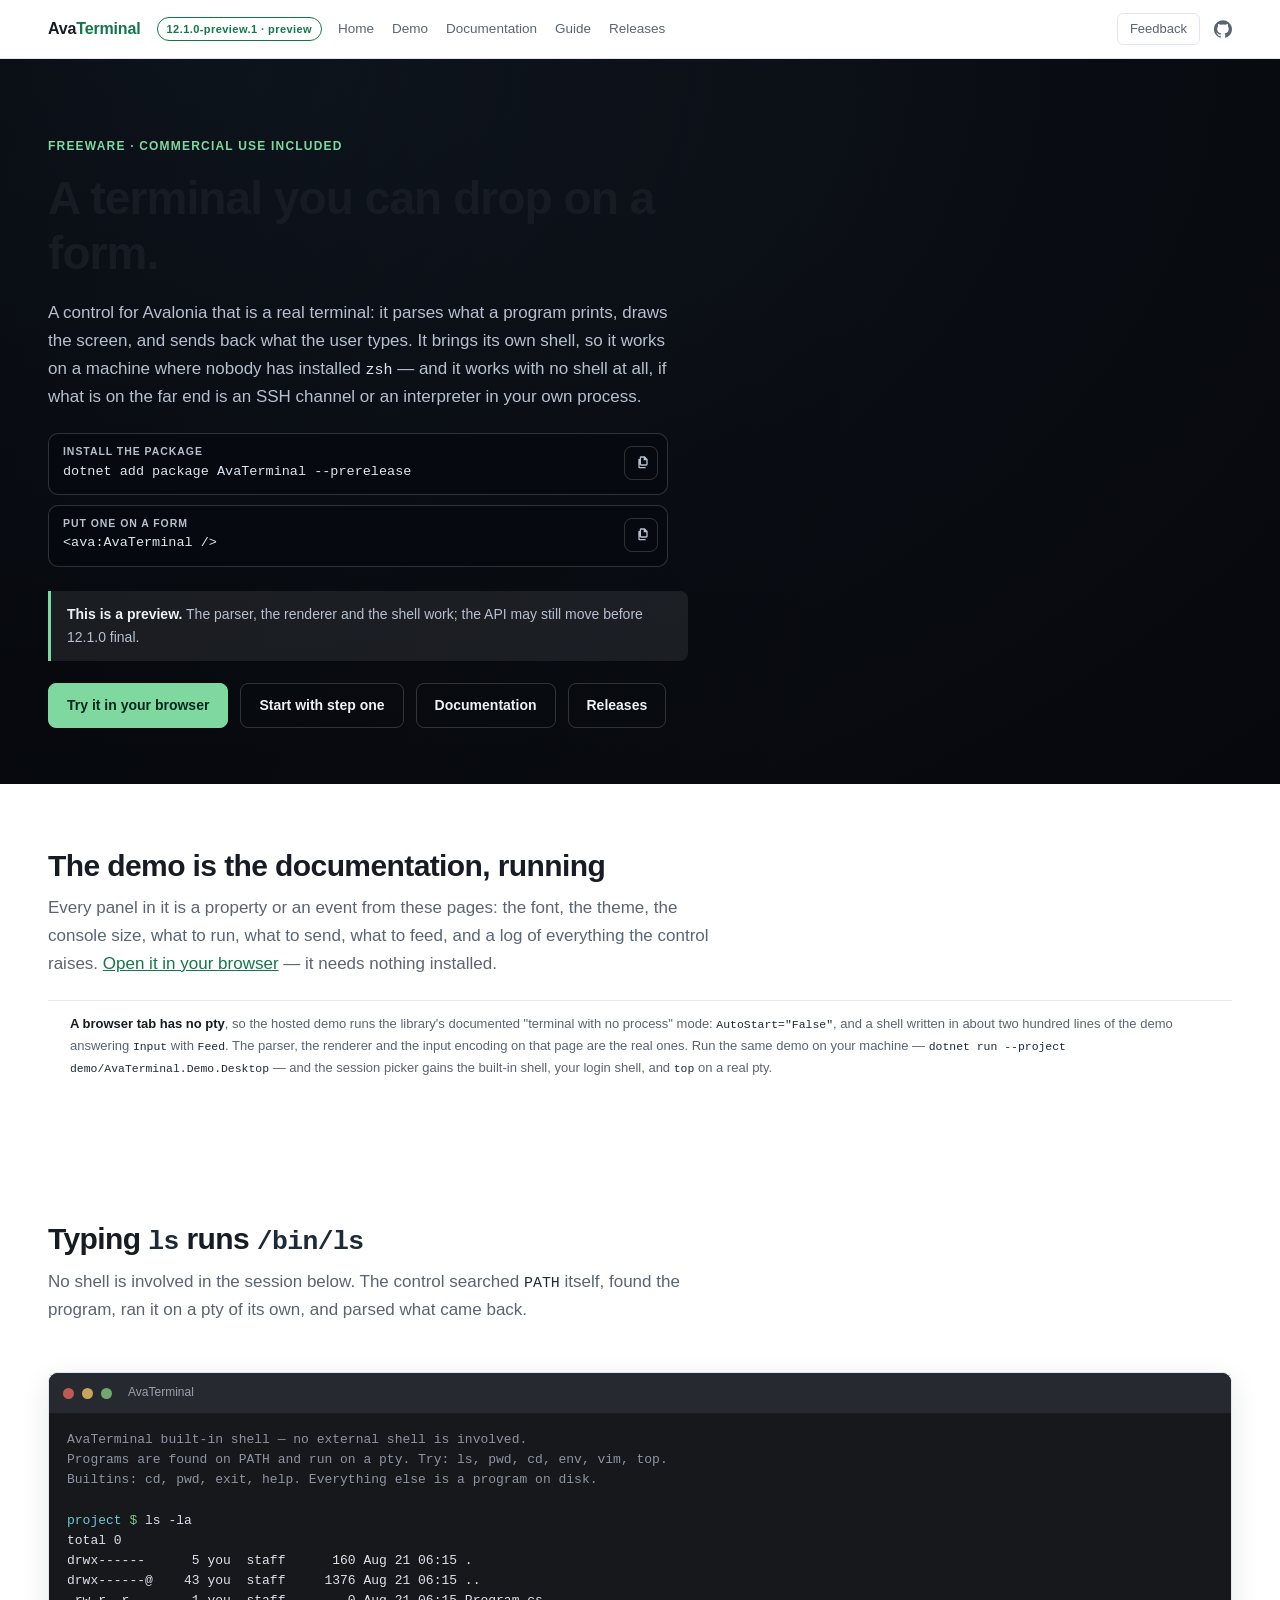
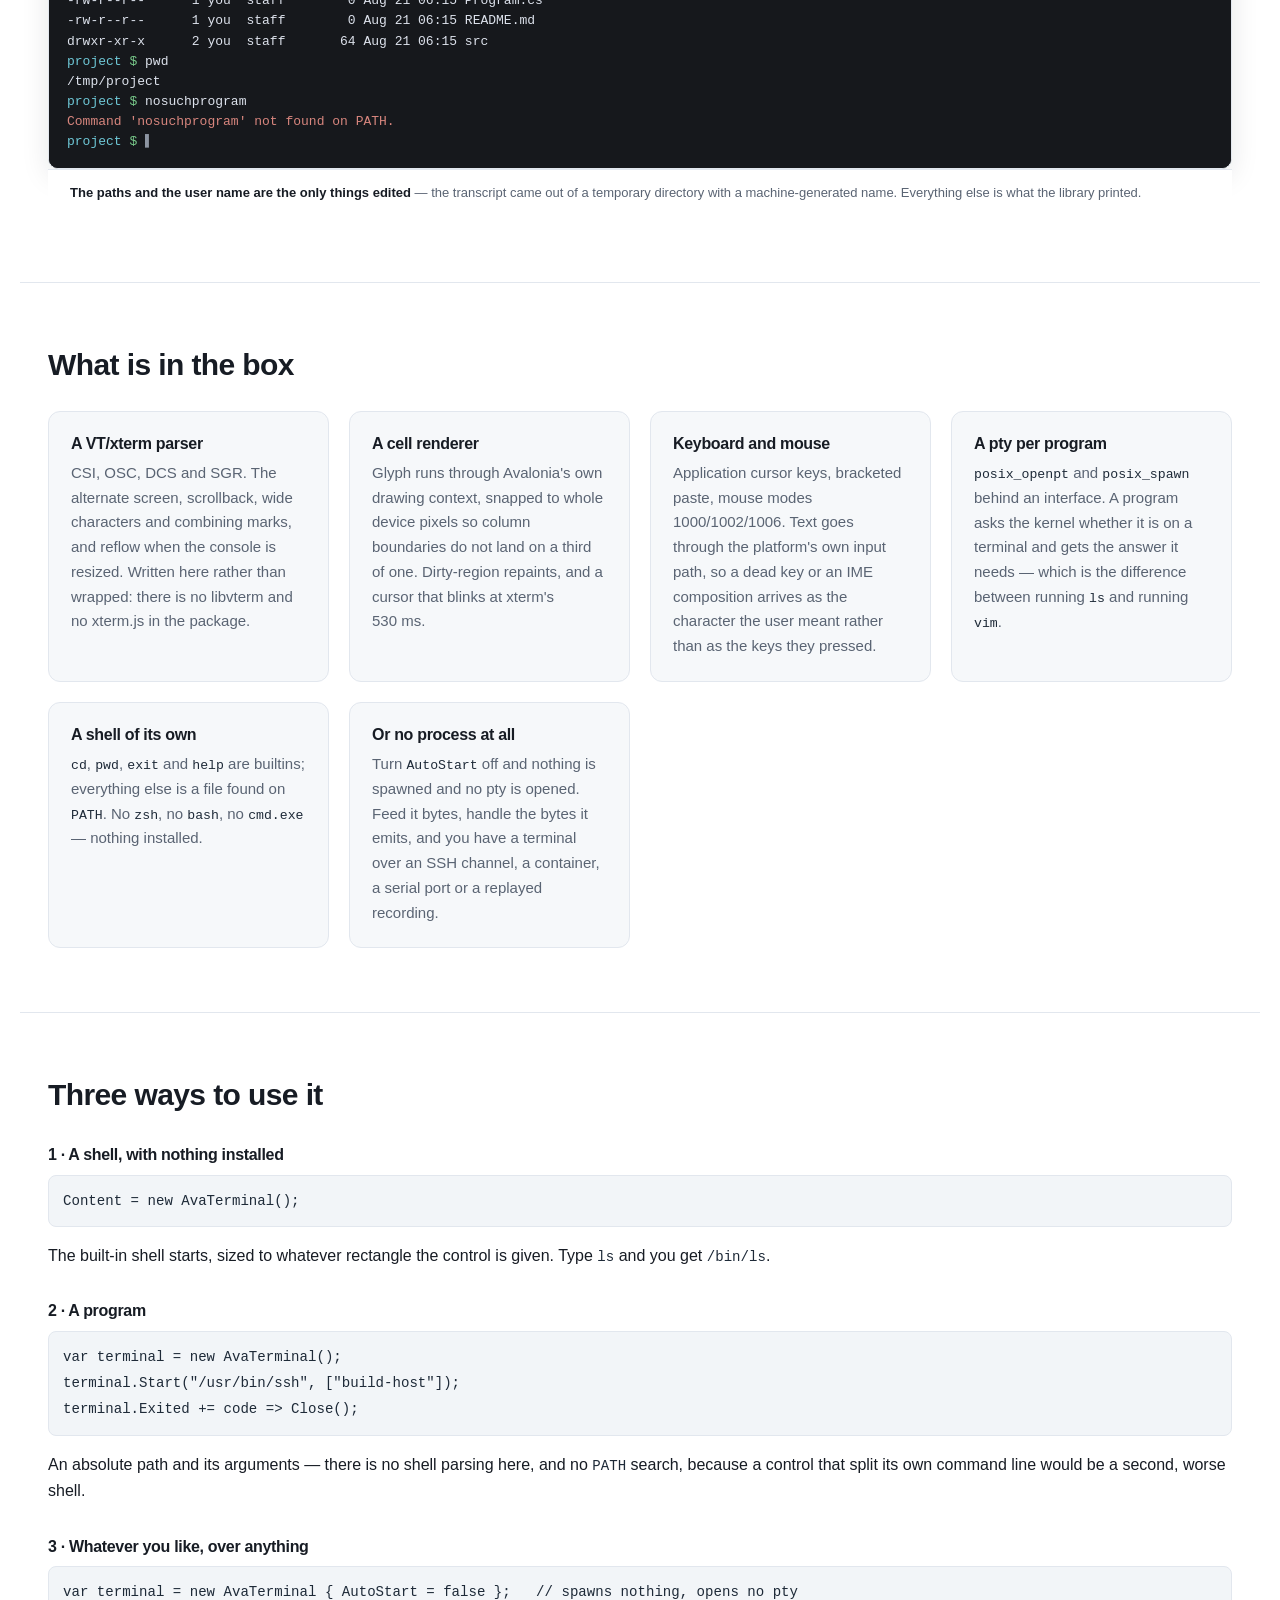
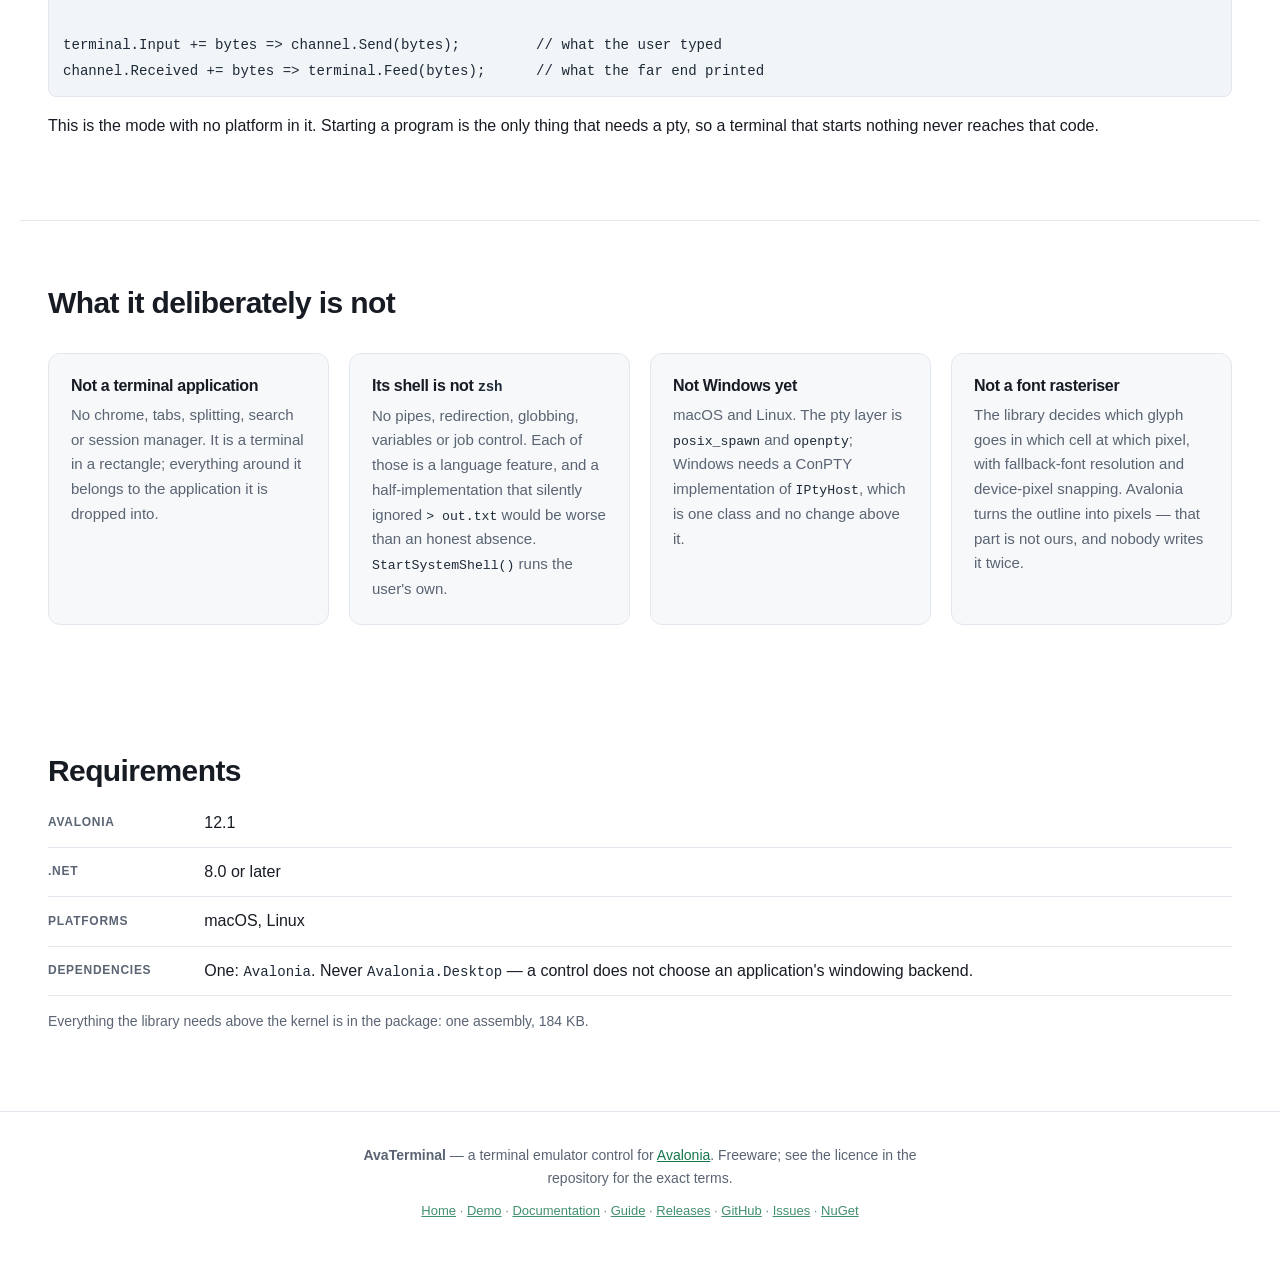
<file: docs/index.html>
<!doctype html>
<html lang="en">
<head>
<meta charset="utf-8">
<meta name="viewport" content="width=device-width, initial-scale=1">
<title>AvaTerminal — a terminal emulator control for Avalonia</title>
<meta name="description" content="A terminal emulator control for Avalonia. Drop it on a form and it works: a VT/xterm parser, a cell renderer, a pty, and a built-in shell that finds programs on PATH — no zsh, bash or cmd.exe required.">
<link rel="icon" href="icon.png">
<link rel="stylesheet" href="header.css">
<link rel="stylesheet" href="site.css">
<link rel="stylesheet" href="page.css">
</head>
<body data-page="home">

<!--#header-->
<!-- The shared header. Same markup, same class names and the same header.css as the other sites in
     this family. Rewritten by tools/site-parts.py — edit it there, not here. -->
<header class="bar"><nav class="nav" aria-label="Site">
  <a class="brand" href="index.html" title="Home">Ava<span>Terminal</span></a>
  <span class="tag">12.1.0-preview.1 · preview</span>
  <div class="links">
    <a href="index.html">Home</a>
    <a href="demo/">Demo</a>
    <a href="documentation.html">Documentation</a>
    <a href="guide.html">Guide</a>
    <a href="releases.html">Releases</a>
  </div>
  <div class="links tools">
    <details class="fb">
      <summary>Feedback</summary>
      <div class="fb-pop">
        <a href="https://github.com/pavel-zheltiakov/AvaTerminal/issues"><svg viewBox="0 0 24 24" aria-hidden="true"><path d="M12 .3a12 12 0 0 0-3.8 23.4c.6.1.8-.3.8-.6v-2c-3.3.7-4-1.6-4-1.6-.5-1.4-1.3-1.8-1.3-1.8-1.1-.7 0-.7 0-.7 1.2 0 1.9 1.2 1.9 1.2 1 1.8 2.8 1.3 3.5 1 0-.8.4-1.3.7-1.6-2.7-.3-5.5-1.3-5.5-6 0-1.2.5-2.3 1.2-3.1-.1-.3-.5-1.5.1-3.2 0 0 1-.3 3.4 1.2a11.5 11.5 0 0 1 6 0c2.3-1.5 3.3-1.2 3.3-1.2.6 1.7.2 2.9.1 3.2.8.8 1.2 1.9 1.2 3.1 0 4.7-2.8 5.7-5.5 6 .4.4.8 1.1.8 2.2v3.3c0 .3.2.7.8.6A12 12 0 0 0 12 .3"/></svg><span><b>GitHub Issues</b><small>A bug, a missing escape sequence, a question — in the open, where the answer helps the next person.</small></span></a>
      </div>
    </details>
    <a class="nav-ico" href="https://github.com/pavel-zheltiakov/AvaTerminal" title="GitHub" aria-label="GitHub"><svg viewBox="0 0 24 24" aria-hidden="true"><path d="M12 .3a12 12 0 0 0-3.8 23.4c.6.1.8-.3.8-.6v-2c-3.3.7-4-1.6-4-1.6-.5-1.4-1.3-1.8-1.3-1.8-1.1-.7 0-.7 0-.7 1.2 0 1.9 1.2 1.9 1.2 1 1.8 2.8 1.3 3.5 1 0-.8.4-1.3.7-1.6-2.7-.3-5.5-1.3-5.5-6 0-1.2.5-2.3 1.2-3.1-.1-.3-.5-1.5.1-3.2 0 0 1-.3 3.4 1.2a11.5 11.5 0 0 1 6 0c2.3-1.5 3.3-1.2 3.3-1.2.6 1.7.2 2.9.1 3.2.8.8 1.2 1.9 1.2 3.1 0 4.7-2.8 5.7-5.5 6 .4.4.8 1.1.8 2.2v3.3c0 .3.2.7.8.6A12 12 0 0 0 12 .3"/></svg></a>
  </div>
</nav></header>
<!--#/header-->

<div class="hero-wrap">
<section class="hero">
  <div class="hero-text">
    <p class="eyebrow">Freeware · commercial use included</p>
    <h1>A terminal you can drop on a form.</h1>
    <p class="lede">
      A control for Avalonia that is a real terminal: it parses what a program prints, draws the
      screen, and sends back what the user types. It brings its own shell, so it works on a machine
      where nobody has installed <code>zsh</code> — and it works with no shell at all, if what is on
      the far end is an SSH channel or an interpreter in your own process.
    </p>

    <div class="get">
      <div class="get-row">
        <span class="get-label">Install the package</span>
        <code>dotnet add package AvaTerminal --prerelease</code>
        <button class="copy" type="button" data-copy title="Copy to the clipboard">
          <span class="copy-label">Copied</span>
          <svg viewBox="0 0 24 24" aria-hidden="true"><path d="M9 2a2 2 0 0 0-2 2v10a2 2 0 0 0 2 2h8a2 2 0 0 0 2-2V6.4L14.6 2H9zm0 2h4v4h4v6H9V4zM5 6v12a2 2 0 0 0 2 2h9v-2H7V6H5z"/></svg>
          <span class="sr">Copy</span>
        </button>
      </div>
      <div class="get-row">
        <span class="get-label">Put one on a form</span>
        <code>&lt;ava:AvaTerminal /&gt;</code>
        <button class="copy" type="button" data-copy title="Copy to the clipboard">
          <span class="copy-label">Copied</span>
          <svg viewBox="0 0 24 24" aria-hidden="true"><path d="M9 2a2 2 0 0 0-2 2v10a2 2 0 0 0 2 2h8a2 2 0 0 0 2-2V6.4L14.6 2H9zm0 2h4v4h4v6H9V4zM5 6v12a2 2 0 0 0 2 2h9v-2H7V6H5z"/></svg>
          <span class="sr">Copy</span>
        </button>
      </div>
    </div>

    <p class="beta-note">
      <strong>This is a preview.</strong> The parser, the renderer and the shell work; the API may
      still move before 12.1.0 final.
    </p>

    <div class="hero-actions">
      <a class="button primary" href="demo/">Try it in your browser</a>
      <a class="button" href="guide.html">Start with step one</a>
      <a class="button" href="documentation.html">Documentation</a>
      <a class="button" href="releases.html">Releases</a>
    </div>
  </div>
</section>
</div>

<section class="stage">
  <h2>The demo is the documentation, running</h2>
  <p class="lede">
    Every panel in it is a property or an event from these pages: the font, the theme, the console
    size, what to run, what to send, what to feed, and a log of everything the control raises.
    <a href="demo/">Open it in your browser</a> — it needs nothing installed.
  </p>
  <p class="stage-note">
    <strong>A browser tab has no pty</strong>, so the hosted demo runs the library's documented
    "terminal with no process" mode: <code>AutoStart="False"</code>, and a shell written in about two
    hundred lines of the demo answering <code>Input</code> with <code>Feed</code>. The parser, the
    renderer and the input encoding on that page are the real ones. Run the same demo on your machine
    — <code>dotnet run --project demo/AvaTerminal.Demo.Desktop</code> — and the session picker gains
    the built-in shell, your login shell, and <code>top</code> on a real pty.
  </p>
</section>

<section class="stage">
  <h2>Typing <code>ls</code> runs <code>/bin/ls</code></h2>
  <p class="lede">
    No shell is involved in the session below. The control searched <code>PATH</code> itself, found
    the program, ran it on a pty of its own, and parsed what came back.
  </p>

  <!-- Captured from the library, not typed out: tests/AvaTerminal.Tests/SiteTranscript.cs starts a
       BuiltinShell in a temporary directory, types these three lines and writes down what came out.
       A page showing output the program has never produced is a page that goes quietly wrong. -->
  <div class="term">
    <div class="term-bar"><i></i><i></i><i></i><span>AvaTerminal</span></div>
<pre><span class="dim">AvaTerminal built-in shell — no external shell is involved.
Programs are found on PATH and run on a pty. Try: ls, pwd, cd, env, vim, top.
Builtins: cd, pwd, exit, help. Everything else is a program on disk.</span>

<span class="dir">project</span> <span class="sig">$</span> ls -la
total 0
drwx------      5 you  staff      160 Aug 21 06:15 .
drwx------@    43 you  staff     1376 Aug 21 06:15 ..
-rw-r--r--      1 you  staff        0 Aug 21 06:15 Program.cs
-rw-r--r--      1 you  staff        0 Aug 21 06:15 README.md
drwxr-xr-x      2 you  staff       64 Aug 21 06:15 src
<span class="dir">project</span> <span class="sig">$</span> pwd
/tmp/project
<span class="dir">project</span> <span class="sig">$</span> nosuchprogram
<span class="err">Command 'nosuchprogram' not found on PATH.</span>
<span class="dir">project</span> <span class="sig">$</span> <span class="dim">▌</span></pre>
  </div>
  <p class="stage-note">
    <strong>The paths and the user name are the only things edited</strong> — the transcript came out
    of a temporary directory with a machine-generated name. Everything else is what the library
    printed.
  </p>
</section>

<section class="features">
  <h2>What is in the box</h2>

  <div class="grid">
    <article>
      <h3>A VT/xterm parser</h3>
      <p>
        CSI, OSC, DCS and SGR. The alternate screen, scrollback, wide characters and combining marks,
        and reflow when the console is resized. Written here rather than wrapped: there is no
        libvterm and no xterm.js in the package.
      </p>
    </article>
    <article>
      <h3>A cell renderer</h3>
      <p>
        Glyph runs through Avalonia's own drawing context, snapped to whole device pixels so column
        boundaries do not land on a third of one. Dirty-region repaints, and a cursor that blinks at
        xterm's 530&nbsp;ms.
      </p>
    </article>
    <article>
      <h3>Keyboard and mouse</h3>
      <p>
        Application cursor keys, bracketed paste, mouse modes 1000/1002/1006. Text goes through the
        platform's own input path, so a dead key or an IME composition arrives as the character the
        user meant rather than as the keys they pressed.
      </p>
    </article>
    <article>
      <h3>A pty per program</h3>
      <p>
        <code>posix_openpt</code> and <code>posix_spawn</code> behind an interface. A program asks
        the kernel whether it is on a terminal and gets the answer it needs — which is the difference
        between running <code>ls</code> and running <code>vim</code>.
      </p>
    </article>
    <article>
      <h3>A shell of its own</h3>
      <p>
        <code>cd</code>, <code>pwd</code>, <code>exit</code> and <code>help</code> are builtins;
        everything else is a file found on <code>PATH</code>. No <code>zsh</code>, no
        <code>bash</code>, no <code>cmd.exe</code> — nothing installed.
      </p>
    </article>
    <article>
      <h3>Or no process at all</h3>
      <p>
        Turn <code>AutoStart</code> off and nothing is spawned and no pty is opened. Feed it bytes,
        handle the bytes it emits, and you have a terminal over an SSH channel, a container, a serial
        port or a replayed recording.
      </p>
    </article>
  </div>
</section>

<section class="start">
  <h2>Three ways to use it</h2>

  <h3>1 · A shell, with nothing installed</h3>
<pre><code>Content = new AvaTerminal();</code></pre>
  <p>
    The built-in shell starts, sized to whatever rectangle the control is given. Type <code>ls</code>
    and you get <code>/bin/ls</code>.
  </p>

  <h3>2 · A program</h3>
<pre><code>var terminal = new AvaTerminal();
terminal.Start("/usr/bin/ssh", ["build-host"]);
terminal.Exited += code =&gt; Close();</code></pre>
  <p>
    An absolute path and its arguments — there is no shell parsing here, and no <code>PATH</code>
    search, because a control that split its own command line would be a second, worse shell.
  </p>

  <h3>3 · Whatever you like, over anything</h3>
<pre><code>var terminal = new AvaTerminal { AutoStart = false };   // spawns nothing, opens no pty

terminal.Input += bytes =&gt; channel.Send(bytes);         // what the user typed
channel.Received += bytes =&gt; terminal.Feed(bytes);      // what the far end printed</code></pre>
  <p>
    This is the mode with no platform in it. Starting a program is the only thing that needs a pty,
    so a terminal that starts nothing never reaches that code.
  </p>
</section>

<section class="limits">
  <h2>What it deliberately is not</h2>

  <div class="cards">
    <div class="card">
      <h3>Not a terminal application</h3>
      <p>
        No chrome, tabs, splitting, search or session manager. It is a terminal in a rectangle;
        everything around it belongs to the application it is dropped into.
      </p>
    </div>
    <div class="card">
      <h3>Its shell is not <code>zsh</code></h3>
      <p>
        No pipes, redirection, globbing, variables or job control. Each of those is a language
        feature, and a half-implementation that silently ignored <code>&gt; out.txt</code> would be
        worse than an honest absence. <code>StartSystemShell()</code> runs the user's own.
      </p>
    </div>
    <div class="card">
      <h3>Not Windows yet</h3>
      <p>
        macOS and Linux. The pty layer is <code>posix_spawn</code> and <code>openpty</code>; Windows
        needs a ConPTY implementation of <code>IPtyHost</code>, which is one class and no change
        above it.
      </p>
    </div>
    <div class="card">
      <h3>Not a font rasteriser</h3>
      <p>
        The library decides which glyph goes in which cell at which pixel, with fallback-font
        resolution and device-pixel snapping. Avalonia turns the outline into pixels — that part is
        not ours, and nobody writes it twice.
      </p>
    </div>
  </div>
</section>

<section>
  <h2>Requirements</h2>
  <table>
    <tr><th>Avalonia</th><td>12.1</td></tr>
    <tr><th>.NET</th><td>8.0 or later</td></tr>
    <tr><th>Platforms</th><td>macOS, Linux</td></tr>
    <tr><th>Dependencies</th><td>One: <code>Avalonia</code>. Never <code>Avalonia.Desktop</code> — a control does not choose an application's windowing backend.</td></tr>
  </table>
  <p class="footnote">
    Everything the library needs above the kernel is in the package: one assembly, 184&nbsp;KB.
  </p>
</section>

<!--#footer-->
<footer>
  <p>
    <strong>AvaTerminal</strong> — a terminal emulator control for
    <a href="https://avaloniaui.net/">Avalonia</a>. Freeware; see the licence in the repository for the
    exact terms.
  </p>
  <p class="thin">
    <a href="index.html">Home</a> ·
    <a href="demo/">Demo</a> ·
    <a href="documentation.html">Documentation</a> ·
    <a href="guide.html">Guide</a> ·
    <a href="releases.html">Releases</a> ·
    <a href="https://github.com/pavel-zheltiakov/AvaTerminal">GitHub</a> ·
    <a href="https://github.com/pavel-zheltiakov/AvaTerminal/issues">Issues</a> ·
    <a href="https://www.nuget.org/packages/AvaTerminal">NuGet</a>
  </p>
</footer>
<!--#/footer-->

<script src="site.js" defer></script>
</body>
</html>
</file>
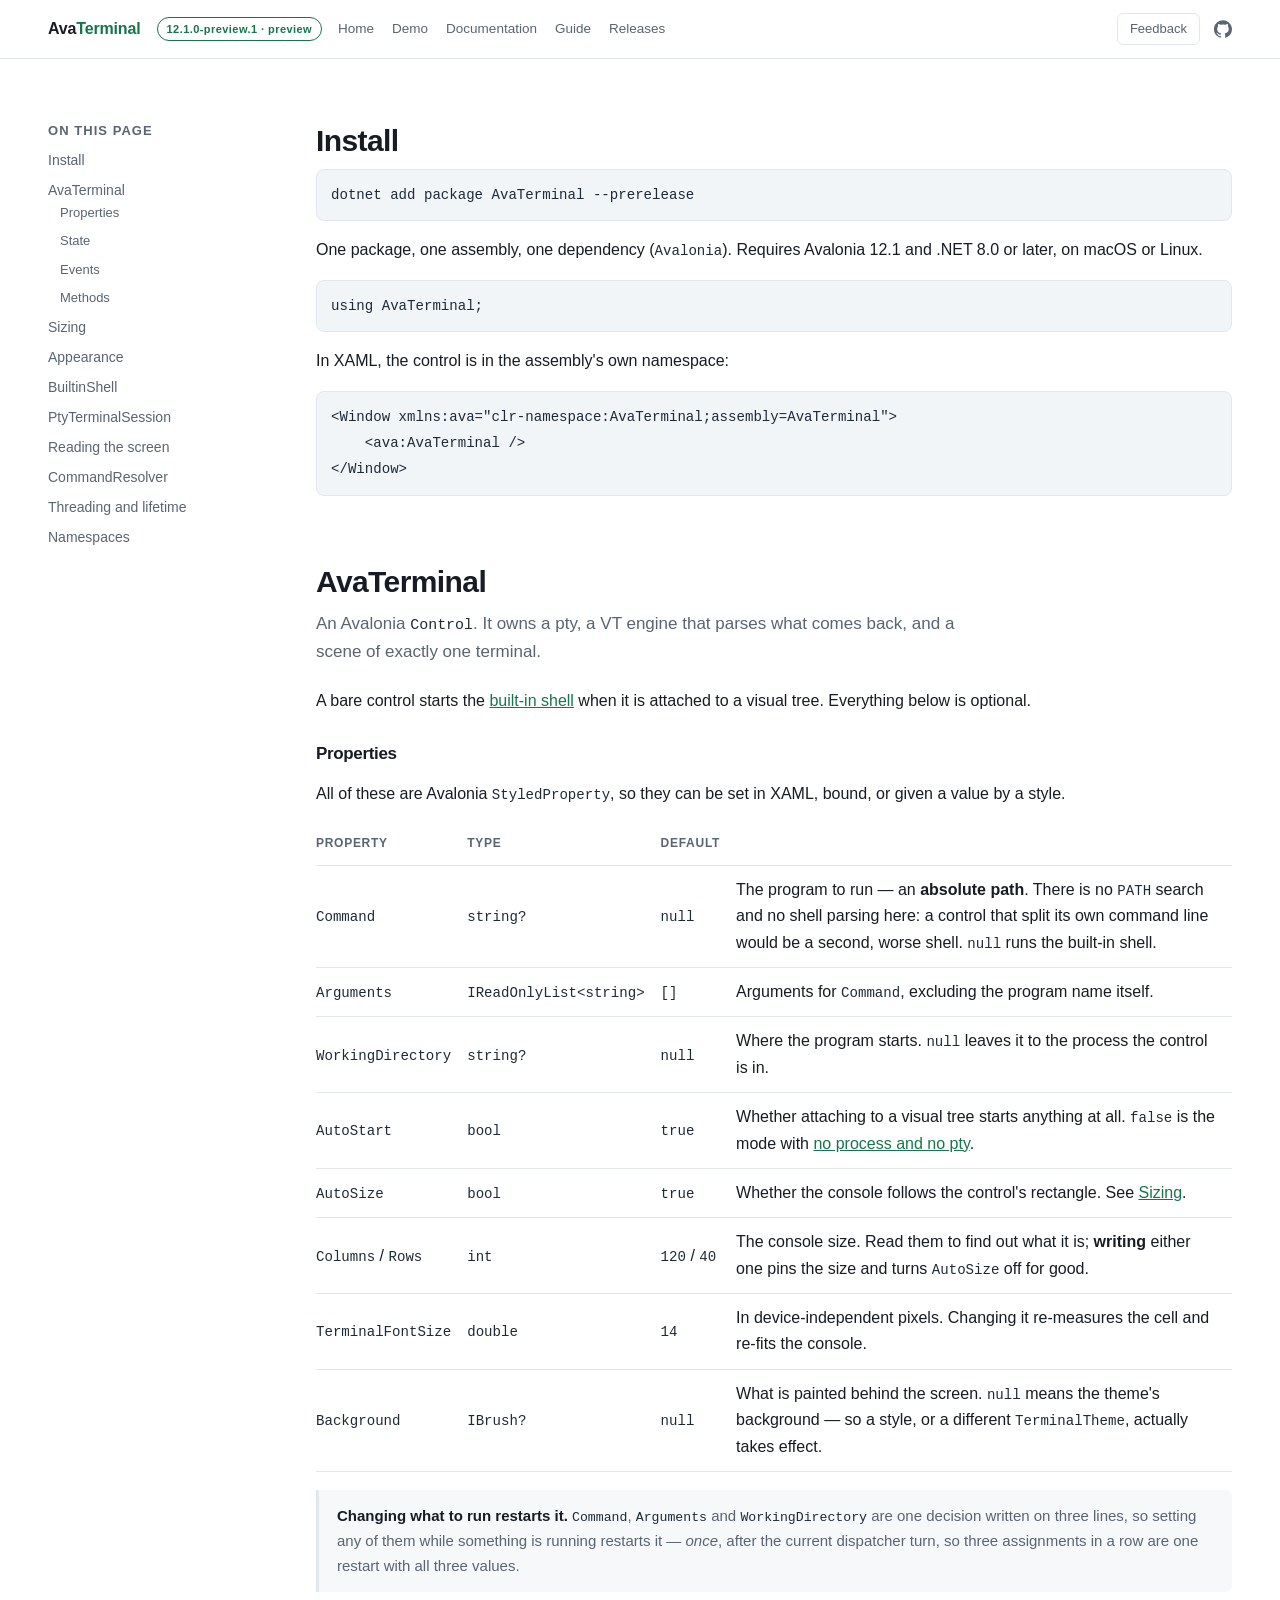
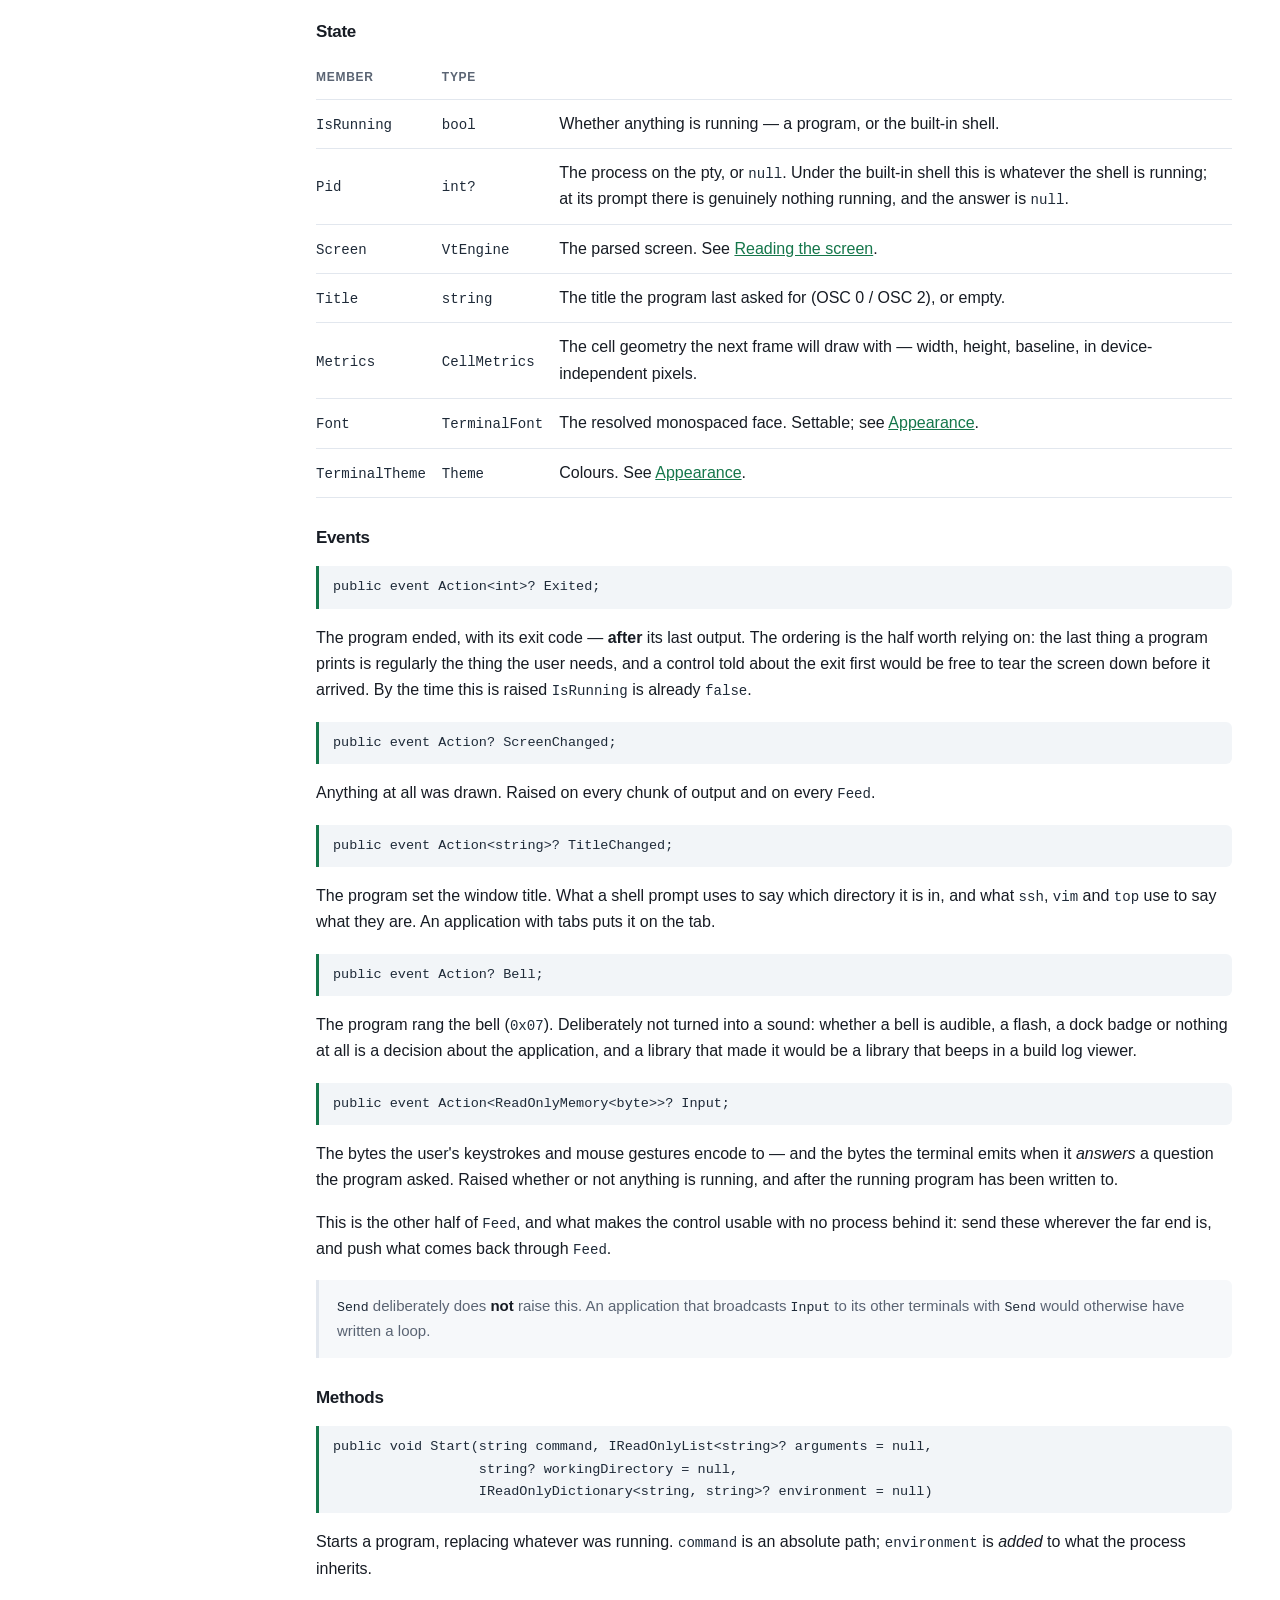
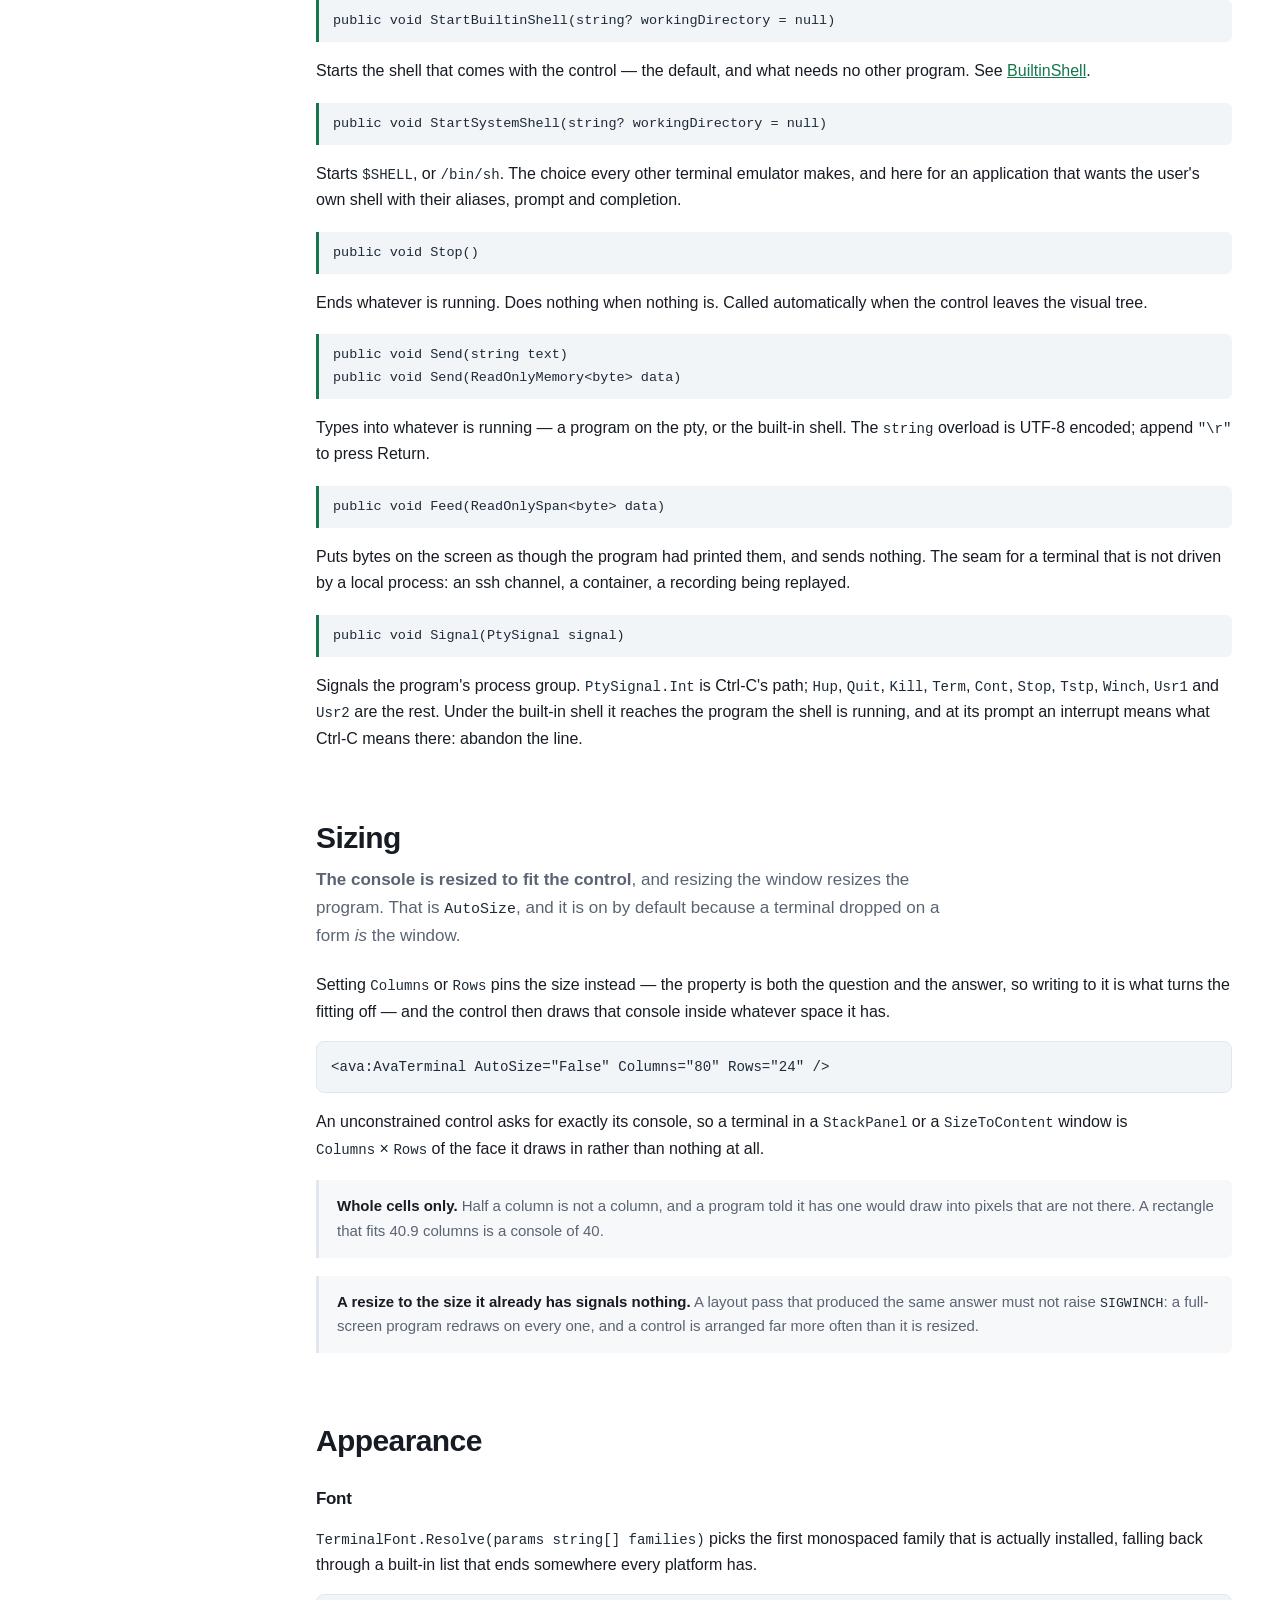
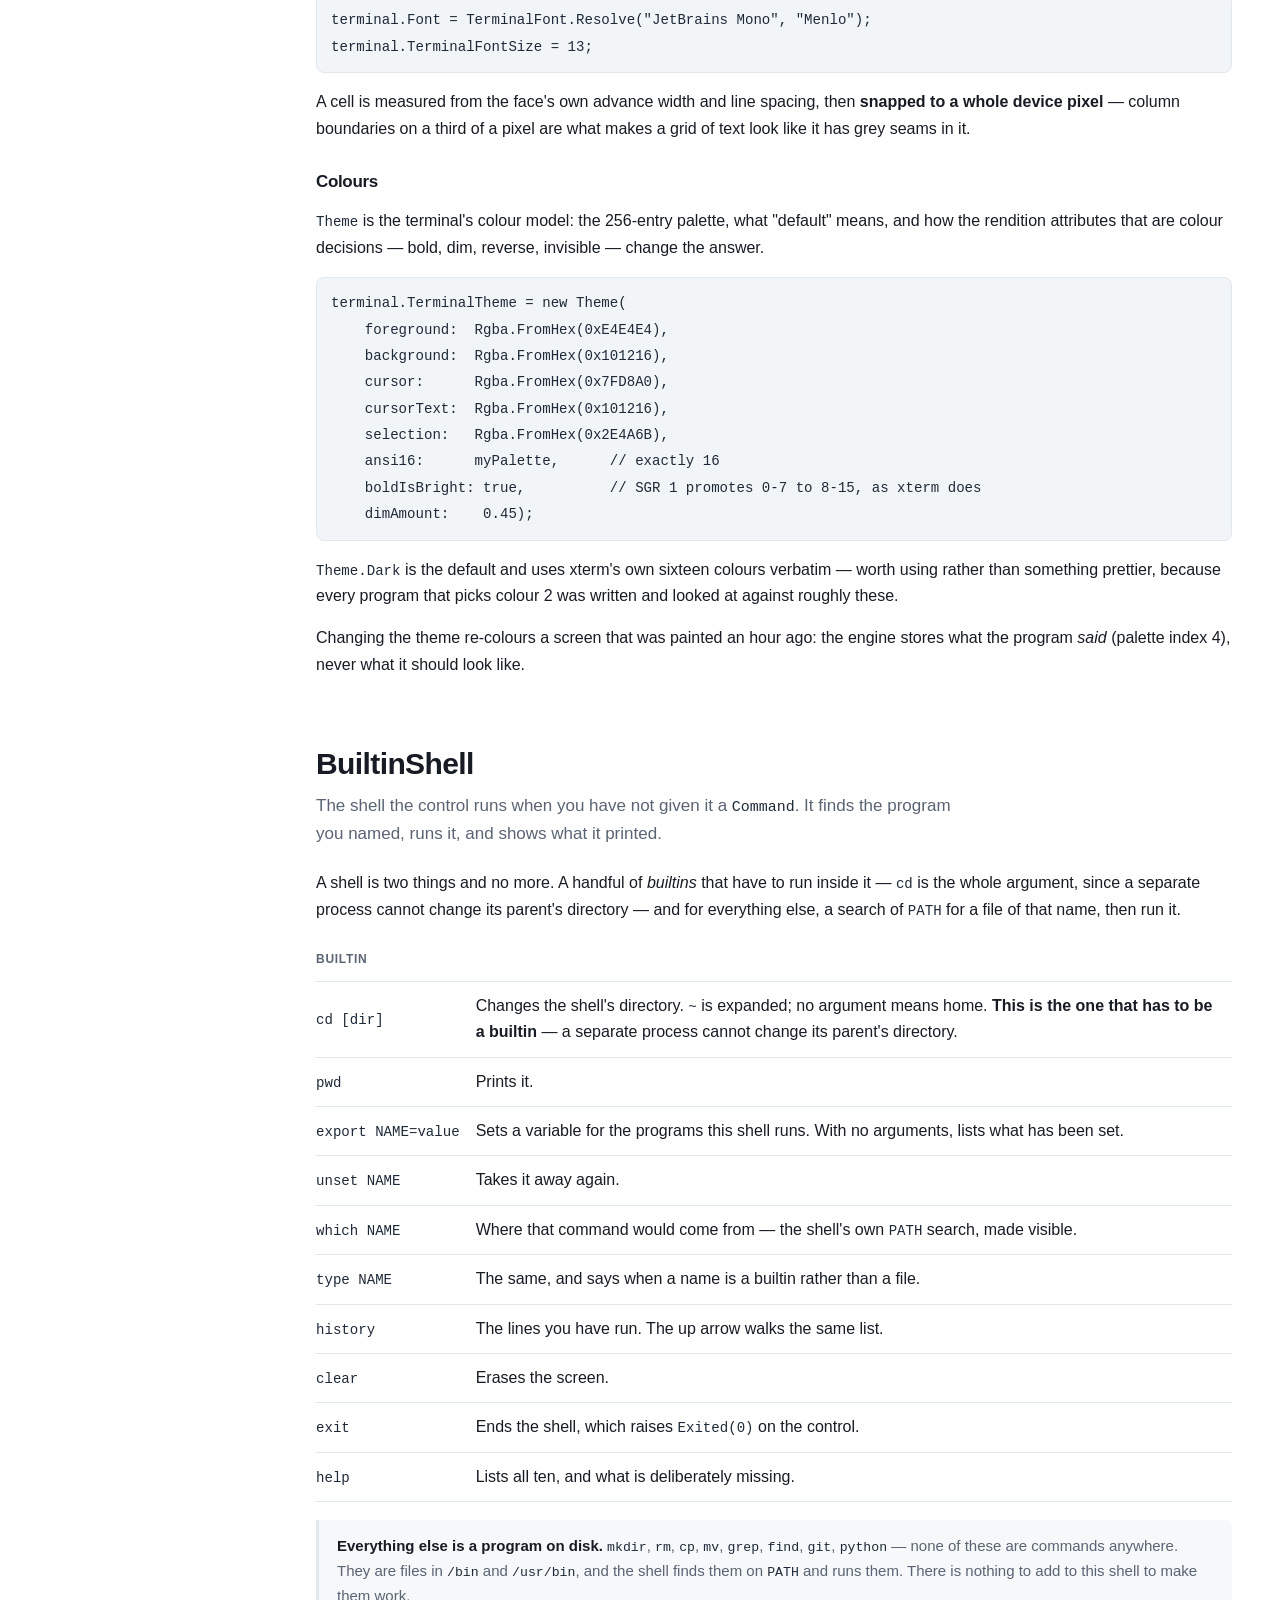
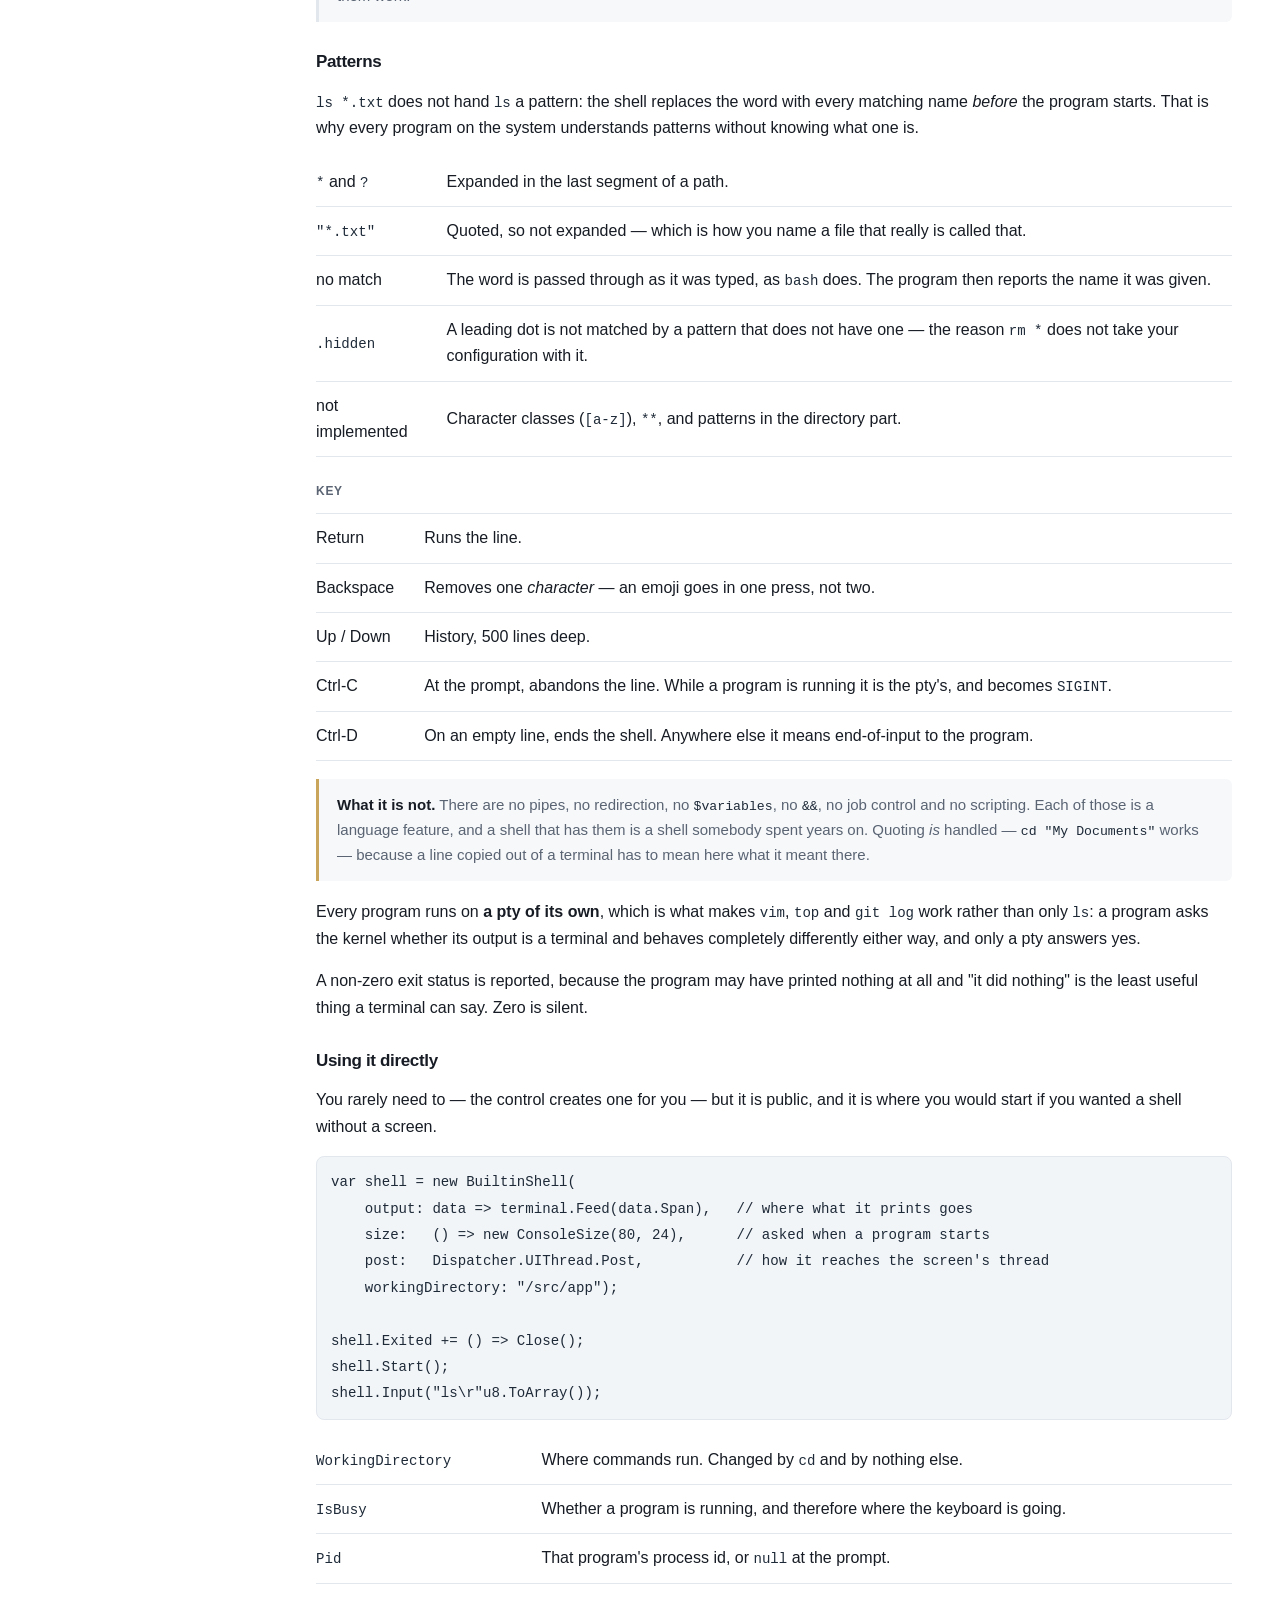
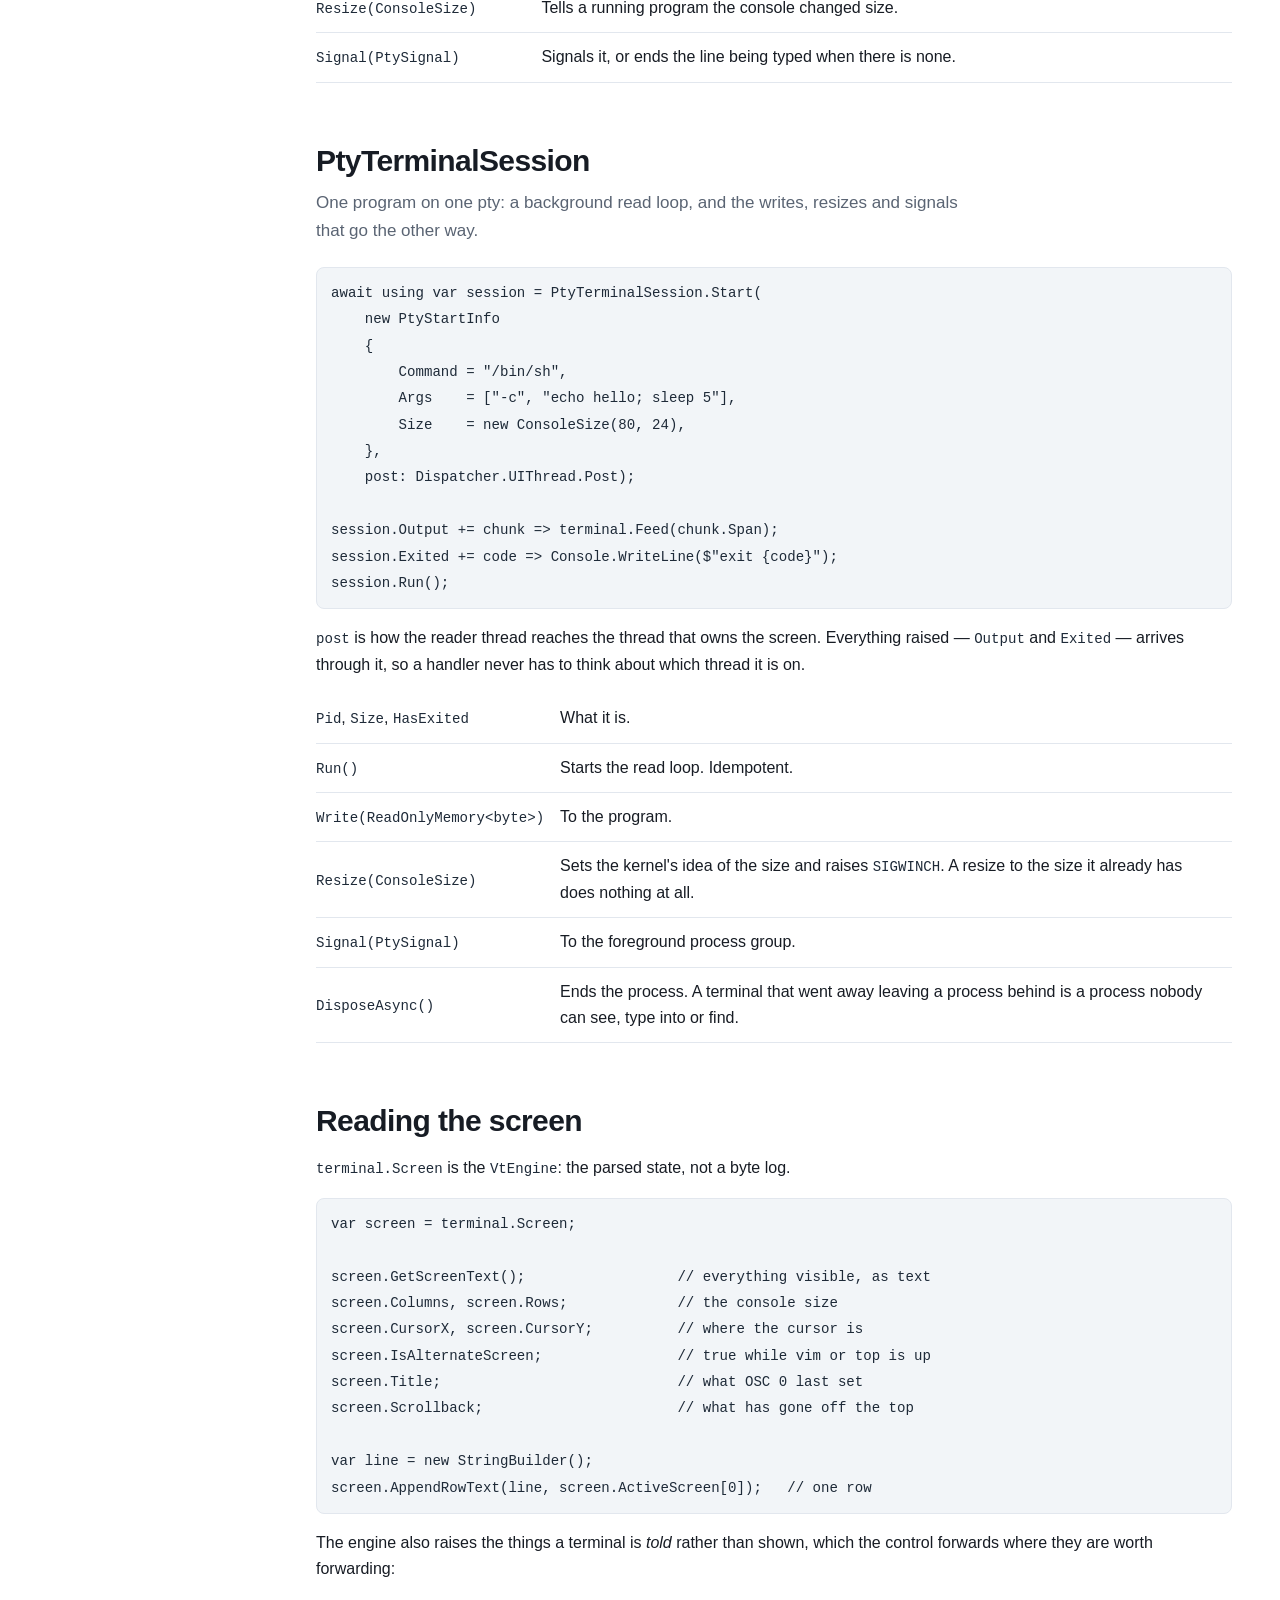
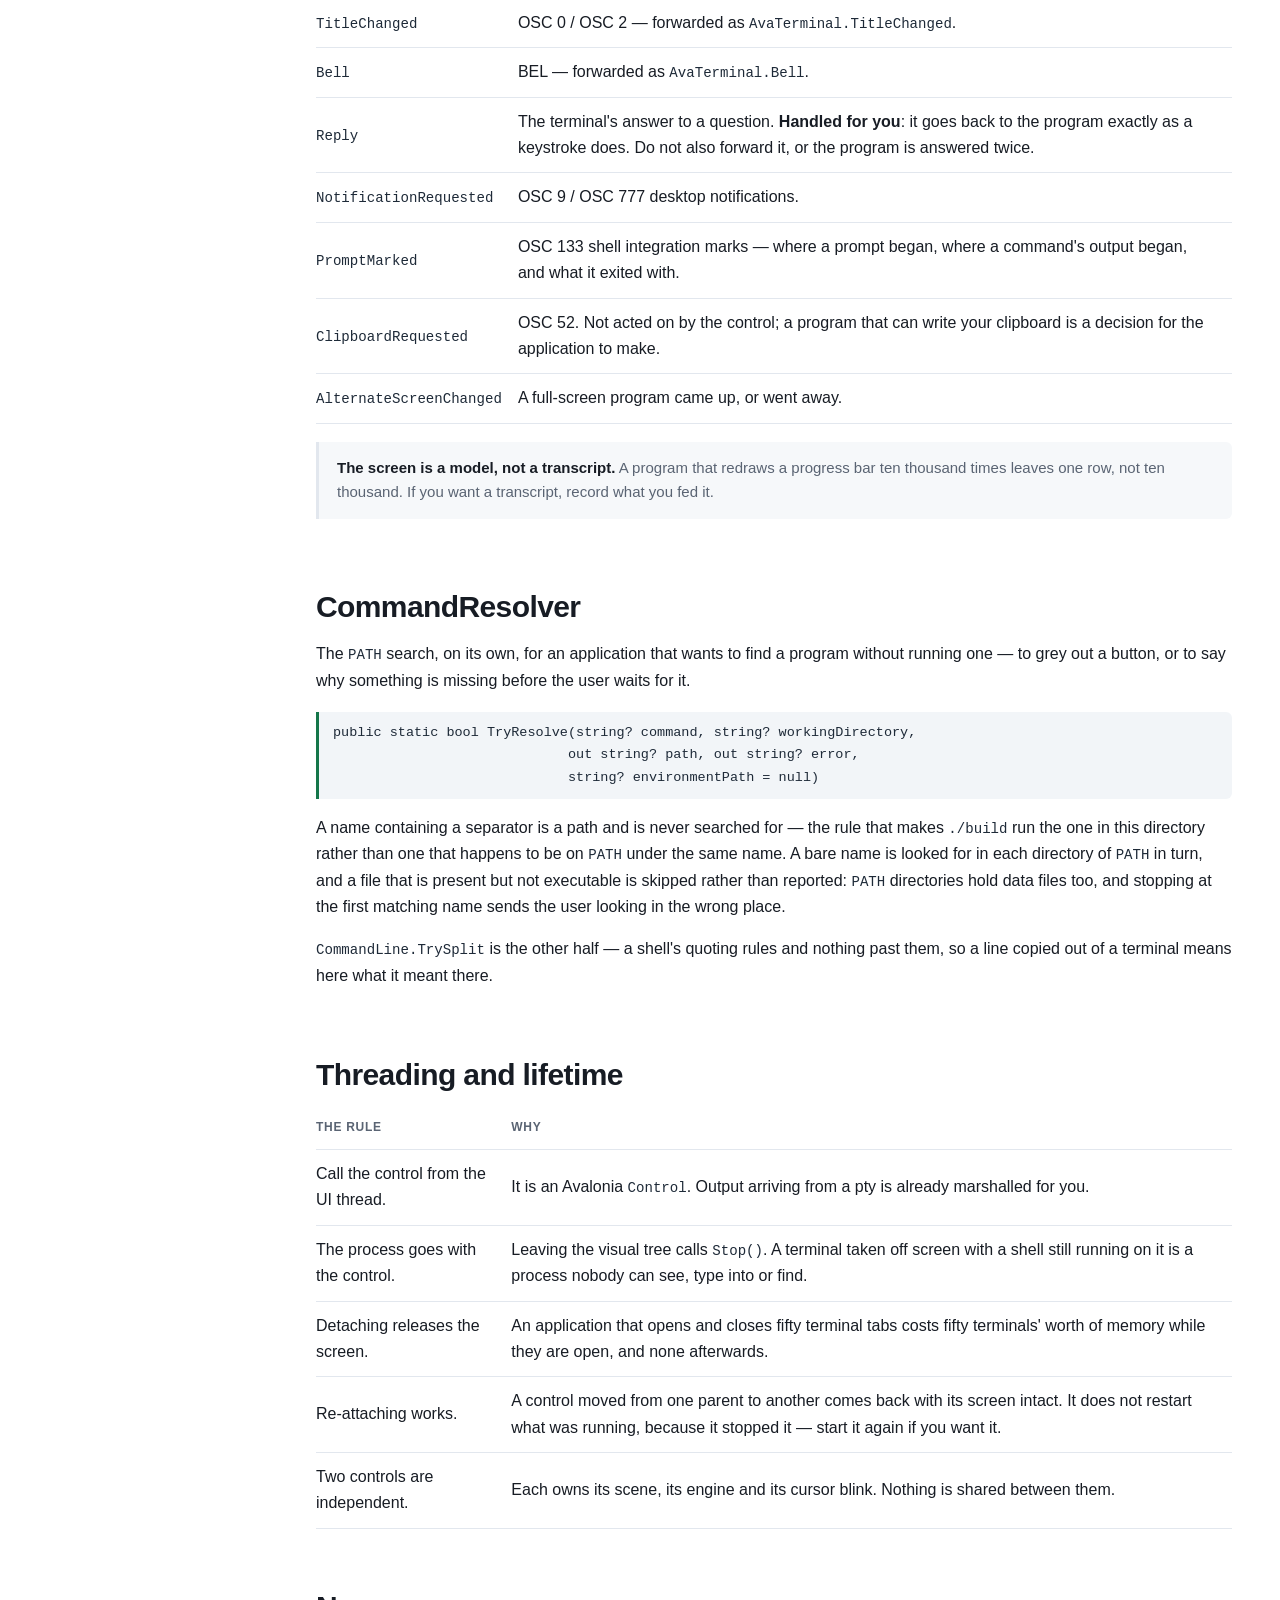
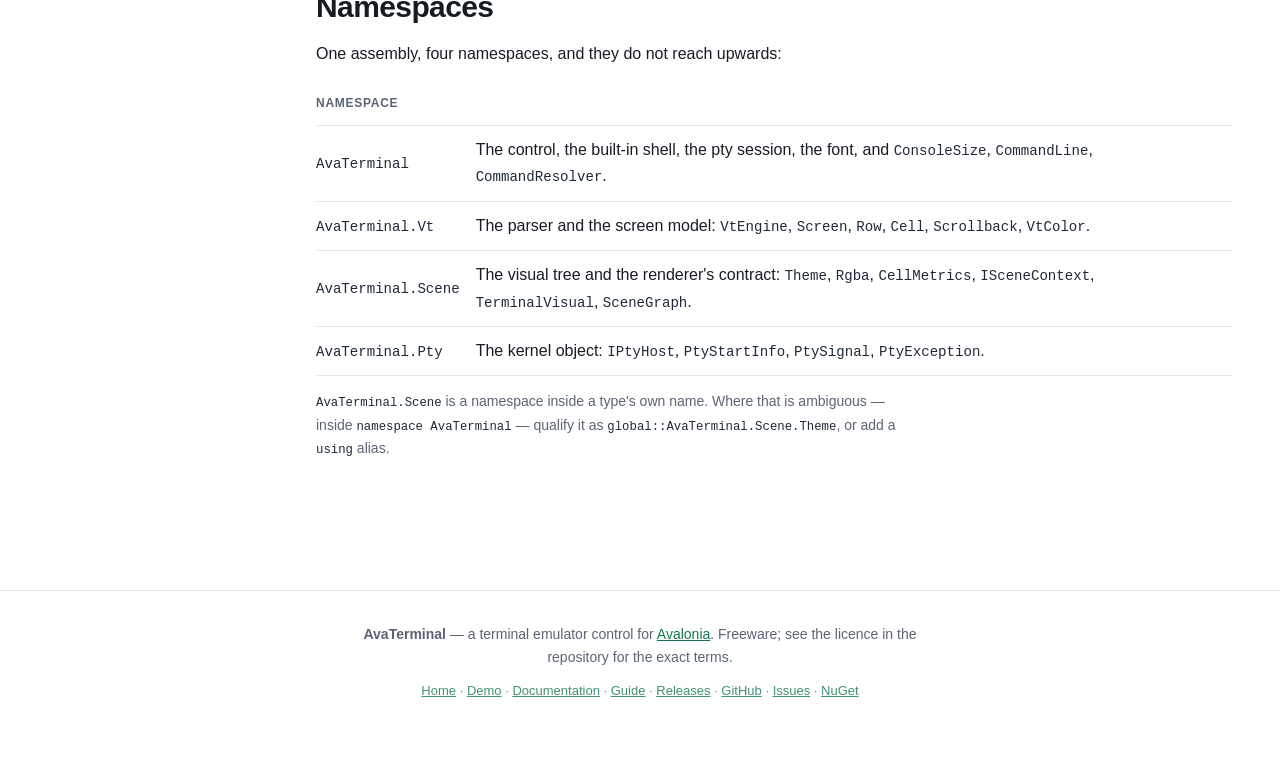
<file: docs/documentation.html>
<!doctype html>
<html lang="en">
<head>
<meta charset="utf-8">
<meta name="viewport" content="width=device-width, initial-scale=1">
<title>Documentation — AvaTerminal</title>
<meta name="description" content="The AvaTerminal API: the control, its properties, events and methods, the built-in shell, the pty session, the theme, and the rules about threading and lifetime.">
<link rel="icon" href="icon.png">
<link rel="stylesheet" href="header.css">
<link rel="stylesheet" href="site.css">
<link rel="stylesheet" href="page.css">
</head>
<body data-page="documentation">

<!--#header-->
<!-- The shared header. Same markup, same class names and the same header.css as the other sites in
     this family. Rewritten by tools/site-parts.py — edit it there, not here. -->
<header class="bar"><nav class="nav" aria-label="Site">
  <a class="brand" href="index.html" title="Home">Ava<span>Terminal</span></a>
  <span class="tag">12.1.0-preview.1 · preview</span>
  <div class="links">
    <a href="index.html">Home</a>
    <a href="demo/">Demo</a>
    <a href="documentation.html">Documentation</a>
    <a href="guide.html">Guide</a>
    <a href="releases.html">Releases</a>
  </div>
  <div class="links tools">
    <details class="fb">
      <summary>Feedback</summary>
      <div class="fb-pop">
        <a href="https://github.com/pavel-zheltiakov/AvaTerminal/issues"><svg viewBox="0 0 24 24" aria-hidden="true"><path d="M12 .3a12 12 0 0 0-3.8 23.4c.6.1.8-.3.8-.6v-2c-3.3.7-4-1.6-4-1.6-.5-1.4-1.3-1.8-1.3-1.8-1.1-.7 0-.7 0-.7 1.2 0 1.9 1.2 1.9 1.2 1 1.8 2.8 1.3 3.5 1 0-.8.4-1.3.7-1.6-2.7-.3-5.5-1.3-5.5-6 0-1.2.5-2.3 1.2-3.1-.1-.3-.5-1.5.1-3.2 0 0 1-.3 3.4 1.2a11.5 11.5 0 0 1 6 0c2.3-1.5 3.3-1.2 3.3-1.2.6 1.7.2 2.9.1 3.2.8.8 1.2 1.9 1.2 3.1 0 4.7-2.8 5.7-5.5 6 .4.4.8 1.1.8 2.2v3.3c0 .3.2.7.8.6A12 12 0 0 0 12 .3"/></svg><span><b>GitHub Issues</b><small>A bug, a missing escape sequence, a question — in the open, where the answer helps the next person.</small></span></a>
      </div>
    </details>
    <a class="nav-ico" href="https://github.com/pavel-zheltiakov/AvaTerminal" title="GitHub" aria-label="GitHub"><svg viewBox="0 0 24 24" aria-hidden="true"><path d="M12 .3a12 12 0 0 0-3.8 23.4c.6.1.8-.3.8-.6v-2c-3.3.7-4-1.6-4-1.6-.5-1.4-1.3-1.8-1.3-1.8-1.1-.7 0-.7 0-.7 1.2 0 1.9 1.2 1.9 1.2 1 1.8 2.8 1.3 3.5 1 0-.8.4-1.3.7-1.6-2.7-.3-5.5-1.3-5.5-6 0-1.2.5-2.3 1.2-3.1-.1-.3-.5-1.5.1-3.2 0 0 1-.3 3.4 1.2a11.5 11.5 0 0 1 6 0c2.3-1.5 3.3-1.2 3.3-1.2.6 1.7.2 2.9.1 3.2.8.8 1.2 1.9 1.2 3.1 0 4.7-2.8 5.7-5.5 6 .4.4.8 1.1.8 2.2v3.3c0 .3.2.7.8.6A12 12 0 0 0 12 .3"/></svg></a>
  </div>
</nav></header>
<!--#/header-->

<section class="doc">

<nav class="toc" aria-label="On this page">
  <h2>On this page</h2>
  <ol>
    <li><a href="#install">Install</a></li>
    <li><a href="#control">AvaTerminal</a>
      <ol>
        <li class="sub"><a href="#properties">Properties</a></li>
        <li class="sub"><a href="#state">State</a></li>
        <li class="sub"><a href="#events">Events</a></li>
        <li class="sub"><a href="#methods">Methods</a></li>
      </ol>
    </li>
    <li><a href="#sizing">Sizing</a></li>
    <li><a href="#appearance">Appearance</a></li>
    <li><a href="#shell">BuiltinShell</a></li>
    <li><a href="#session">PtyTerminalSession</a></li>
    <li><a href="#screen">Reading the screen</a></li>
    <li><a href="#resolver">CommandResolver</a></li>
    <li><a href="#threading">Threading and lifetime</a></li>
    <li><a href="#namespaces">Namespaces</a></li>
  </ol>
</nav>

<div class="doc-body">

<section id="install">
  <h2>Install</h2>
<pre><code>dotnet add package AvaTerminal --prerelease</code></pre>
  <p>
    One package, one assembly, one dependency (<code>Avalonia</code>). Requires Avalonia 12.1 and
    .NET 8.0 or later, on macOS or Linux.
  </p>
<pre><code>using AvaTerminal;</code></pre>
  <p>
    In XAML, the control is in the assembly's own namespace:
  </p>
<pre><code>&lt;Window xmlns:ava="clr-namespace:AvaTerminal;assembly=AvaTerminal"&gt;
    &lt;ava:AvaTerminal /&gt;
&lt;/Window&gt;</code></pre>
</section>

<section id="control">
  <h2>AvaTerminal</h2>
  <p class="lede">
    An Avalonia <code>Control</code>. It owns a pty, a VT engine that parses what comes back, and a
    scene of exactly one terminal.
  </p>
  <p>
    A bare control starts the <a href="#shell">built-in shell</a> when it is attached to a visual
    tree. Everything below is optional.
  </p>

  <h3 id="properties">Properties</h3>
  <p>
    All of these are Avalonia <code>StyledProperty</code>, so they can be set in XAML, bound, or
    given a value by a style.
  </p>

  <table>
    <tr><th>Property</th><th>Type</th><th>Default</th><th></th></tr>
    <tr>
      <td><code>Command</code></td><td><code>string?</code></td><td><code>null</code></td>
      <td>The program to run — an <strong>absolute path</strong>. There is no <code>PATH</code> search and no shell parsing here: a control that split its own command line would be a second, worse shell. <code>null</code> runs the built-in shell.</td>
    </tr>
    <tr>
      <td><code>Arguments</code></td><td><code>IReadOnlyList&lt;string&gt;</code></td><td><code>[]</code></td>
      <td>Arguments for <code>Command</code>, excluding the program name itself.</td>
    </tr>
    <tr>
      <td><code>WorkingDirectory</code></td><td><code>string?</code></td><td><code>null</code></td>
      <td>Where the program starts. <code>null</code> leaves it to the process the control is in.</td>
    </tr>
    <tr>
      <td><code>AutoStart</code></td><td><code>bool</code></td><td><code>true</code></td>
      <td>Whether attaching to a visual tree starts anything at all. <code>false</code> is the mode with <a href="guide.html#hosted">no process and no pty</a>.</td>
    </tr>
    <tr>
      <td><code>AutoSize</code></td><td><code>bool</code></td><td><code>true</code></td>
      <td>Whether the console follows the control's rectangle. See <a href="#sizing">Sizing</a>.</td>
    </tr>
    <tr>
      <td><code>Columns</code> / <code>Rows</code></td><td><code>int</code></td><td><code>120</code> / <code>40</code></td>
      <td>The console size. Read them to find out what it is; <strong>writing</strong> either one pins the size and turns <code>AutoSize</code> off for good.</td>
    </tr>
    <tr>
      <td><code>TerminalFontSize</code></td><td><code>double</code></td><td><code>14</code></td>
      <td>In device-independent pixels. Changing it re-measures the cell and re-fits the console.</td>
    </tr>
    <tr>
      <td><code>Background</code></td><td><code>IBrush?</code></td><td><code>null</code></td>
      <td>What is painted behind the screen. <code>null</code> means the theme's background — so a style, or a different <code>TerminalTheme</code>, actually takes effect.</td>
    </tr>
  </table>

  <div class="note">
    <strong>Changing what to run restarts it.</strong> <code>Command</code>, <code>Arguments</code>
    and <code>WorkingDirectory</code> are one decision written on three lines, so setting any of them
    while something is running restarts it — <em>once</em>, after the current dispatcher turn, so
    three assignments in a row are one restart with all three values.
  </div>

  <h3 id="state">State</h3>
  <table>
    <tr><th>Member</th><th>Type</th><th></th></tr>
    <tr><td><code>IsRunning</code></td><td><code>bool</code></td><td>Whether anything is running — a program, or the built-in shell.</td></tr>
    <tr><td><code>Pid</code></td><td><code>int?</code></td><td>The process on the pty, or <code>null</code>. Under the built-in shell this is whatever the shell is running; at its prompt there is genuinely nothing running, and the answer is <code>null</code>.</td></tr>
    <tr><td><code>Screen</code></td><td><code>VtEngine</code></td><td>The parsed screen. See <a href="#screen">Reading the screen</a>.</td></tr>
    <tr><td><code>Title</code></td><td><code>string</code></td><td>The title the program last asked for (OSC 0 / OSC 2), or empty.</td></tr>
    <tr><td><code>Metrics</code></td><td><code>CellMetrics</code></td><td>The cell geometry the next frame will draw with — width, height, baseline, in device-independent pixels.</td></tr>
    <tr><td><code>Font</code></td><td><code>TerminalFont</code></td><td>The resolved monospaced face. Settable; see <a href="#appearance">Appearance</a>.</td></tr>
    <tr><td><code>TerminalTheme</code></td><td><code>Theme</code></td><td>Colours. See <a href="#appearance">Appearance</a>.</td></tr>
  </table>

  <h3 id="events">Events</h3>

  <span class="sig-line">public event Action&lt;int&gt;? Exited;</span>
  <p>
    The program ended, with its exit code — <strong>after</strong> its last output. The ordering is
    the half worth relying on: the last thing a program prints is regularly the thing the user needs,
    and a control told about the exit first would be free to tear the screen down before it arrived.
    By the time this is raised <code>IsRunning</code> is already <code>false</code>.
  </p>

  <span class="sig-line">public event Action? ScreenChanged;</span>
  <p>Anything at all was drawn. Raised on every chunk of output and on every <code>Feed</code>.</p>

  <span class="sig-line">public event Action&lt;string&gt;? TitleChanged;</span>
  <p>
    The program set the window title. What a shell prompt uses to say which directory it is in, and
    what <code>ssh</code>, <code>vim</code> and <code>top</code> use to say what they are. An
    application with tabs puts it on the tab.
  </p>

  <span class="sig-line">public event Action? Bell;</span>
  <p>
    The program rang the bell (<code>0x07</code>). Deliberately not turned into a sound: whether a
    bell is audible, a flash, a dock badge or nothing at all is a decision about the application, and
    a library that made it would be a library that beeps in a build log viewer.
  </p>

  <span class="sig-line">public event Action&lt;ReadOnlyMemory&lt;byte&gt;&gt;? Input;</span>
  <p>
    The bytes the user's keystrokes and mouse gestures encode to — and the bytes the terminal emits
    when it <em>answers</em> a question the program asked. Raised whether or not anything is running,
    and after the running program has been written to.
  </p>
  <p>
    This is the other half of <code>Feed</code>, and what makes the control usable with no process
    behind it: send these wherever the far end is, and push what comes back through <code>Feed</code>.
  </p>
  <div class="note">
    <code>Send</code> deliberately does <strong>not</strong> raise this. An application that
    broadcasts <code>Input</code> to its other terminals with <code>Send</code> would otherwise have
    written a loop.
  </div>

  <h3 id="methods">Methods</h3>

  <span class="sig-line">public void Start(string command, IReadOnlyList&lt;string&gt;? arguments = null,
                  string? workingDirectory = null,
                  IReadOnlyDictionary&lt;string, string&gt;? environment = null)</span>
  <p>
    Starts a program, replacing whatever was running. <code>command</code> is an absolute path;
    <code>environment</code> is <em>added</em> to what the process inherits.
  </p>

  <span class="sig-line">public void StartBuiltinShell(string? workingDirectory = null)</span>
  <p>
    Starts the shell that comes with the control — the default, and what needs no other program. See
    <a href="#shell">BuiltinShell</a>.
  </p>

  <span class="sig-line">public void StartSystemShell(string? workingDirectory = null)</span>
  <p>
    Starts <code>$SHELL</code>, or <code>/bin/sh</code>. The choice every other terminal emulator
    makes, and here for an application that wants the user's own shell with their aliases, prompt and
    completion.
  </p>

  <span class="sig-line">public void Stop()</span>
  <p>Ends whatever is running. Does nothing when nothing is. Called automatically when the control leaves the visual tree.</p>

  <span class="sig-line">public void Send(string text)
public void Send(ReadOnlyMemory&lt;byte&gt; data)</span>
  <p>
    Types into whatever is running — a program on the pty, or the built-in shell. The
    <code>string</code> overload is UTF-8 encoded; append <code>"\r"</code> to press Return.
  </p>

  <span class="sig-line">public void Feed(ReadOnlySpan&lt;byte&gt; data)</span>
  <p>
    Puts bytes on the screen as though the program had printed them, and sends nothing. The seam for
    a terminal that is not driven by a local process: an ssh channel, a container, a recording being
    replayed.
  </p>

  <span class="sig-line">public void Signal(PtySignal signal)</span>
  <p>
    Signals the program's process group. <code>PtySignal.Int</code> is Ctrl-C's path;
    <code>Hup</code>, <code>Quit</code>, <code>Kill</code>, <code>Term</code>, <code>Cont</code>,
    <code>Stop</code>, <code>Tstp</code>, <code>Winch</code>, <code>Usr1</code> and <code>Usr2</code>
    are the rest. Under the built-in shell it reaches the program the shell is running, and at its
    prompt an interrupt means what Ctrl-C means there: abandon the line.
  </p>
</section>

<section id="sizing">
  <h2>Sizing</h2>
  <p class="lede">
    <strong>The console is resized to fit the control</strong>, and resizing the window resizes the
    program. That is <code>AutoSize</code>, and it is on by default because a terminal dropped on a
    form <em>is</em> the window.
  </p>
  <p>
    Setting <code>Columns</code> or <code>Rows</code> pins the size instead — the property is both
    the question and the answer, so writing to it is what turns the fitting off — and the control
    then draws that console inside whatever space it has.
  </p>
<pre><code>&lt;ava:AvaTerminal AutoSize="False" Columns="80" Rows="24" /&gt;</code></pre>
  <p>
    An unconstrained control asks for exactly its console, so a terminal in a <code>StackPanel</code>
    or a <code>SizeToContent</code> window is <code>Columns</code>&nbsp;×&nbsp;<code>Rows</code> of
    the face it draws in rather than nothing at all.
  </p>
  <div class="note">
    <strong>Whole cells only.</strong> Half a column is not a column, and a program told it has one
    would draw into pixels that are not there. A rectangle that fits 40.9 columns is a console of 40.
  </div>
  <div class="note">
    <strong>A resize to the size it already has signals nothing.</strong> A layout pass that produced
    the same answer must not raise <code>SIGWINCH</code>: a full-screen program redraws on every one,
    and a control is arranged far more often than it is resized.
  </div>
</section>

<section id="appearance">
  <h2>Appearance</h2>

  <h3>Font</h3>
  <p>
    <code>TerminalFont.Resolve(params string[] families)</code> picks the first monospaced family
    that is actually installed, falling back through a built-in list that ends somewhere every
    platform has.
  </p>
<pre><code>terminal.Font = TerminalFont.Resolve("JetBrains Mono", "Menlo");
terminal.TerminalFontSize = 13;</code></pre>
  <p>
    A cell is measured from the face's own advance width and line spacing, then <strong>snapped to a
    whole device pixel</strong> — column boundaries on a third of a pixel are what makes a grid of
    text look like it has grey seams in it.
  </p>

  <h3>Colours</h3>
  <p>
    <code>Theme</code> is the terminal's colour model: the 256-entry palette, what "default" means,
    and how the rendition attributes that are colour decisions — bold, dim, reverse, invisible —
    change the answer.
  </p>
<pre><code>terminal.TerminalTheme = new Theme(
    foreground:  Rgba.FromHex(0xE4E4E4),
    background:  Rgba.FromHex(0x101216),
    cursor:      Rgba.FromHex(0x7FD8A0),
    cursorText:  Rgba.FromHex(0x101216),
    selection:   Rgba.FromHex(0x2E4A6B),
    ansi16:      myPalette,      // exactly 16
    boldIsBright: true,          // SGR 1 promotes 0-7 to 8-15, as xterm does
    dimAmount:    0.45);</code></pre>
  <p>
    <code>Theme.Dark</code> is the default and uses xterm's own sixteen colours verbatim — worth
    using rather than something prettier, because every program that picks colour 2 was written and
    looked at against roughly these.
  </p>
  <p>
    Changing the theme re-colours a screen that was painted an hour ago: the engine stores what the
    program <em>said</em> (palette index 4), never what it should look like.
  </p>
</section>

<section id="shell">
  <h2>BuiltinShell</h2>
  <p class="lede">
    The shell the control runs when you have not given it a <code>Command</code>. It finds the
    program you named, runs it, and shows what it printed.
  </p>
  <p>
    A shell is two things and no more. A handful of <em>builtins</em> that have to run inside it —
    <code>cd</code> is the whole argument, since a separate process cannot change its parent's
    directory — and for everything else, a search of <code>PATH</code> for a file of that name, then
    run it.
  </p>

  <table>
    <tr><th>Builtin</th><th></th></tr>
    <tr><td><code>cd [dir]</code></td><td>Changes the shell's directory. <code>~</code> is expanded; no argument means home. <strong>This is the one that has to be a builtin</strong> — a separate process cannot change its parent's directory.</td></tr>
    <tr><td><code>pwd</code></td><td>Prints it.</td></tr>
    <tr><td><code>export NAME=value</code></td><td>Sets a variable for the programs this shell runs. With no arguments, lists what has been set.</td></tr>
    <tr><td><code>unset NAME</code></td><td>Takes it away again.</td></tr>
    <tr><td><code>which NAME</code></td><td>Where that command would come from — the shell's own <code>PATH</code> search, made visible.</td></tr>
    <tr><td><code>type NAME</code></td><td>The same, and says when a name is a builtin rather than a file.</td></tr>
    <tr><td><code>history</code></td><td>The lines you have run. The up arrow walks the same list.</td></tr>
    <tr><td><code>clear</code></td><td>Erases the screen.</td></tr>
    <tr><td><code>exit</code></td><td>Ends the shell, which raises <code>Exited(0)</code> on the control.</td></tr>
    <tr><td><code>help</code></td><td>Lists all ten, and what is deliberately missing.</td></tr>
  </table>

  <div class="note">
    <strong>Everything else is a program on disk.</strong> <code>mkdir</code>, <code>rm</code>,
    <code>cp</code>, <code>mv</code>, <code>grep</code>, <code>find</code>, <code>git</code>,
    <code>python</code> — none of these are commands anywhere. They are files in <code>/bin</code>
    and <code>/usr/bin</code>, and the shell finds them on <code>PATH</code> and runs them. There is
    nothing to add to this shell to make them work.
  </div>

  <h3>Patterns</h3>
  <p>
    <code>ls *.txt</code> does not hand <code>ls</code> a pattern: the shell replaces the word with
    every matching name <em>before</em> the program starts. That is why every program on the system
    understands patterns without knowing what one is.
  </p>
  <table>
    <tr><td><code>*</code> and <code>?</code></td><td>Expanded in the last segment of a path.</td></tr>
    <tr><td><code>"*.txt"</code></td><td>Quoted, so not expanded — which is how you name a file that really is called that.</td></tr>
    <tr><td>no match</td><td>The word is passed through as it was typed, as <code>bash</code> does. The program then reports the name it was given.</td></tr>
    <tr><td><code>.hidden</code></td><td>A leading dot is not matched by a pattern that does not have one — the reason <code>rm *</code> does not take your configuration with it.</td></tr>
    <tr><td>not implemented</td><td>Character classes (<code>[a-z]</code>), <code>**</code>, and patterns in the directory part.</td></tr>
  </table>

  <table>
    <tr><th>Key</th><th></th></tr>
    <tr><td>Return</td><td>Runs the line.</td></tr>
    <tr><td>Backspace</td><td>Removes one <em>character</em> — an emoji goes in one press, not two.</td></tr>
    <tr><td>Up / Down</td><td>History, 500 lines deep.</td></tr>
    <tr><td>Ctrl-C</td><td>At the prompt, abandons the line. While a program is running it is the pty's, and becomes <code>SIGINT</code>.</td></tr>
    <tr><td>Ctrl-D</td><td>On an empty line, ends the shell. Anywhere else it means end-of-input to the program.</td></tr>
  </table>

  <div class="note warn">
    <strong>What it is not.</strong> There are no pipes, no redirection, no <code>$variables</code>,
    no <code>&amp;&amp;</code>, no job control and no scripting. Each of those is a language feature,
    and a shell that has them is a shell somebody spent years on. Quoting <em>is</em> handled —
    <code>cd "My Documents"</code> works — because a line copied out of a terminal has to mean here
    what it meant there.
  </div>

  <p>
    Every program runs on <strong>a pty of its own</strong>, which is what makes <code>vim</code>,
    <code>top</code> and <code>git log</code> work rather than only <code>ls</code>: a program asks
    the kernel whether its output is a terminal and behaves completely differently either way, and
    only a pty answers yes.
  </p>

  <p>
    A non-zero exit status is reported, because the program may have printed nothing at all and "it
    did nothing" is the least useful thing a terminal can say. Zero is silent.
  </p>

  <h3>Using it directly</h3>
  <p>
    You rarely need to — the control creates one for you — but it is public, and it is where you
    would start if you wanted a shell without a screen.
  </p>
<pre><code>var shell = new BuiltinShell(
    output: data =&gt; terminal.Feed(data.Span),   // where what it prints goes
    size:   () =&gt; new ConsoleSize(80, 24),      // asked when a program starts
    post:   Dispatcher.UIThread.Post,           // how it reaches the screen's thread
    workingDirectory: "/src/app");

shell.Exited += () =&gt; Close();
shell.Start();
shell.Input("ls\r"u8.ToArray());</code></pre>
  <table>
    <tr><td><code>WorkingDirectory</code></td><td>Where commands run. Changed by <code>cd</code> and by nothing else.</td></tr>
    <tr><td><code>IsBusy</code></td><td>Whether a program is running, and therefore where the keyboard is going.</td></tr>
    <tr><td><code>Pid</code></td><td>That program's process id, or <code>null</code> at the prompt.</td></tr>
    <tr><td><code>Resize(ConsoleSize)</code></td><td>Tells a running program the console changed size.</td></tr>
    <tr><td><code>Signal(PtySignal)</code></td><td>Signals it, or ends the line being typed when there is none.</td></tr>
  </table>
</section>

<section id="session">
  <h2>PtyTerminalSession</h2>
  <p class="lede">
    One program on one pty: a background read loop, and the writes, resizes and signals that go the
    other way.
  </p>
<pre><code>await using var session = PtyTerminalSession.Start(
    new PtyStartInfo
    {
        Command = "/bin/sh",
        Args    = ["-c", "echo hello; sleep 5"],
        Size    = new ConsoleSize(80, 24),
    },
    post: Dispatcher.UIThread.Post);

session.Output += chunk =&gt; terminal.Feed(chunk.Span);
session.Exited += code =&gt; Console.WriteLine($"exit {code}");
session.Run();</code></pre>
  <p>
    <code>post</code> is how the reader thread reaches the thread that owns the screen. Everything
    raised — <code>Output</code> and <code>Exited</code> — arrives through it, so a handler never has
    to think about which thread it is on.
  </p>
  <table>
    <tr><td><code>Pid</code>, <code>Size</code>, <code>HasExited</code></td><td>What it is.</td></tr>
    <tr><td><code>Run()</code></td><td>Starts the read loop. Idempotent.</td></tr>
    <tr><td><code>Write(ReadOnlyMemory&lt;byte&gt;)</code></td><td>To the program.</td></tr>
    <tr><td><code>Resize(ConsoleSize)</code></td><td>Sets the kernel's idea of the size and raises <code>SIGWINCH</code>. A resize to the size it already has does nothing at all.</td></tr>
    <tr><td><code>Signal(PtySignal)</code></td><td>To the foreground process group.</td></tr>
    <tr><td><code>DisposeAsync()</code></td><td>Ends the process. A terminal that went away leaving a process behind is a process nobody can see, type into or find.</td></tr>
  </table>
</section>

<section id="screen">
  <h2>Reading the screen</h2>
  <p>
    <code>terminal.Screen</code> is the <code>VtEngine</code>: the parsed state, not a byte log.
  </p>
<pre><code>var screen = terminal.Screen;

screen.GetScreenText();                  // everything visible, as text
screen.Columns, screen.Rows;             // the console size
screen.CursorX, screen.CursorY;          // where the cursor is
screen.IsAlternateScreen;                // true while vim or top is up
screen.Title;                            // what OSC 0 last set
screen.Scrollback;                       // what has gone off the top

var line = new StringBuilder();
screen.AppendRowText(line, screen.ActiveScreen[0]);   // one row</code></pre>
  <p>
    The engine also raises the things a terminal is <em>told</em> rather than shown, which the
    control forwards where they are worth forwarding:
  </p>
  <table>
    <tr><td><code>TitleChanged</code></td><td>OSC 0 / OSC 2 — forwarded as <code>AvaTerminal.TitleChanged</code>.</td></tr>
    <tr><td><code>Bell</code></td><td>BEL — forwarded as <code>AvaTerminal.Bell</code>.</td></tr>
    <tr><td><code>Reply</code></td><td>The terminal's answer to a question. <strong>Handled for you</strong>: it goes back to the program exactly as a keystroke does. Do not also forward it, or the program is answered twice.</td></tr>
    <tr><td><code>NotificationRequested</code></td><td>OSC 9 / OSC 777 desktop notifications.</td></tr>
    <tr><td><code>PromptMarked</code></td><td>OSC 133 shell integration marks — where a prompt began, where a command's output began, and what it exited with.</td></tr>
    <tr><td><code>ClipboardRequested</code></td><td>OSC 52. Not acted on by the control; a program that can write your clipboard is a decision for the application to make.</td></tr>
    <tr><td><code>AlternateScreenChanged</code></td><td>A full-screen program came up, or went away.</td></tr>
  </table>
  <div class="note">
    <strong>The screen is a model, not a transcript.</strong> A program that redraws a progress bar
    ten thousand times leaves one row, not ten thousand. If you want a transcript, record what you
    fed it.
  </div>
</section>

<section id="resolver">
  <h2>CommandResolver</h2>
  <p>
    The <code>PATH</code> search, on its own, for an application that wants to find a program without
    running one — to grey out a button, or to say why something is missing before the user waits for
    it.
  </p>
  <span class="sig-line">public static bool TryResolve(string? command, string? workingDirectory,
                             out string? path, out string? error,
                             string? environmentPath = null)</span>
  <p>
    A name containing a separator is a path and is never searched for — the rule that makes
    <code>./build</code> run the one in this directory rather than one that happens to be on
    <code>PATH</code> under the same name. A bare name is looked for in each directory of
    <code>PATH</code> in turn, and a file that is present but not executable is skipped rather than
    reported: <code>PATH</code> directories hold data files too, and stopping at the first matching
    name sends the user looking in the wrong place.
  </p>
  <p>
    <code>CommandLine.TrySplit</code> is the other half — a shell's quoting rules and nothing past
    them, so a line copied out of a terminal means here what it meant there.
  </p>
</section>

<section id="threading">
  <h2>Threading and lifetime</h2>
  <table>
    <tr>
      <th>The rule</th><th>Why</th>
    </tr>
    <tr>
      <td>Call the control from the UI thread.</td>
      <td>It is an Avalonia <code>Control</code>. Output arriving from a pty is already marshalled for you.</td>
    </tr>
    <tr>
      <td>The process goes with the control.</td>
      <td>Leaving the visual tree calls <code>Stop()</code>. A terminal taken off screen with a shell still running on it is a process nobody can see, type into or find.</td>
    </tr>
    <tr>
      <td>Detaching releases the screen.</td>
      <td>An application that opens and closes fifty terminal tabs costs fifty terminals' worth of memory while they are open, and none afterwards.</td>
    </tr>
    <tr>
      <td>Re-attaching works.</td>
      <td>A control moved from one parent to another comes back with its screen intact. It does not restart what was running, because it stopped it — start it again if you want it.</td>
    </tr>
    <tr>
      <td>Two controls are independent.</td>
      <td>Each owns its scene, its engine and its cursor blink. Nothing is shared between them.</td>
    </tr>
  </table>
</section>

<section id="namespaces">
  <h2>Namespaces</h2>
  <p>
    One assembly, four namespaces, and they do not reach upwards:
  </p>
  <table>
    <tr><th>Namespace</th><th></th></tr>
    <tr><td><code>AvaTerminal</code></td><td>The control, the built-in shell, the pty session, the font, and <code>ConsoleSize</code>, <code>CommandLine</code>, <code>CommandResolver</code>.</td></tr>
    <tr><td><code>AvaTerminal.Vt</code></td><td>The parser and the screen model: <code>VtEngine</code>, <code>Screen</code>, <code>Row</code>, <code>Cell</code>, <code>Scrollback</code>, <code>VtColor</code>.</td></tr>
    <tr><td><code>AvaTerminal.Scene</code></td><td>The visual tree and the renderer's contract: <code>Theme</code>, <code>Rgba</code>, <code>CellMetrics</code>, <code>ISceneContext</code>, <code>TerminalVisual</code>, <code>SceneGraph</code>.</td></tr>
    <tr><td><code>AvaTerminal.Pty</code></td><td>The kernel object: <code>IPtyHost</code>, <code>PtyStartInfo</code>, <code>PtySignal</code>, <code>PtyException</code>.</td></tr>
  </table>
  <p class="footnote">
    <code>AvaTerminal.Scene</code> is a namespace inside a type's own name. Where that is ambiguous —
    inside <code>namespace AvaTerminal</code> — qualify it as
    <code>global::AvaTerminal.Scene.Theme</code>, or add a <code>using</code> alias.
  </p>
</section>

</div>
</section>

<!--#footer-->
<footer>
  <p>
    <strong>AvaTerminal</strong> — a terminal emulator control for
    <a href="https://avaloniaui.net/">Avalonia</a>. Freeware; see the licence in the repository for the
    exact terms.
  </p>
  <p class="thin">
    <a href="index.html">Home</a> ·
    <a href="demo/">Demo</a> ·
    <a href="documentation.html">Documentation</a> ·
    <a href="guide.html">Guide</a> ·
    <a href="releases.html">Releases</a> ·
    <a href="https://github.com/pavel-zheltiakov/AvaTerminal">GitHub</a> ·
    <a href="https://github.com/pavel-zheltiakov/AvaTerminal/issues">Issues</a> ·
    <a href="https://www.nuget.org/packages/AvaTerminal">NuGet</a>
  </p>
</footer>
<!--#/footer-->

<script src="site.js" defer></script>
</body>
</html>
</file>
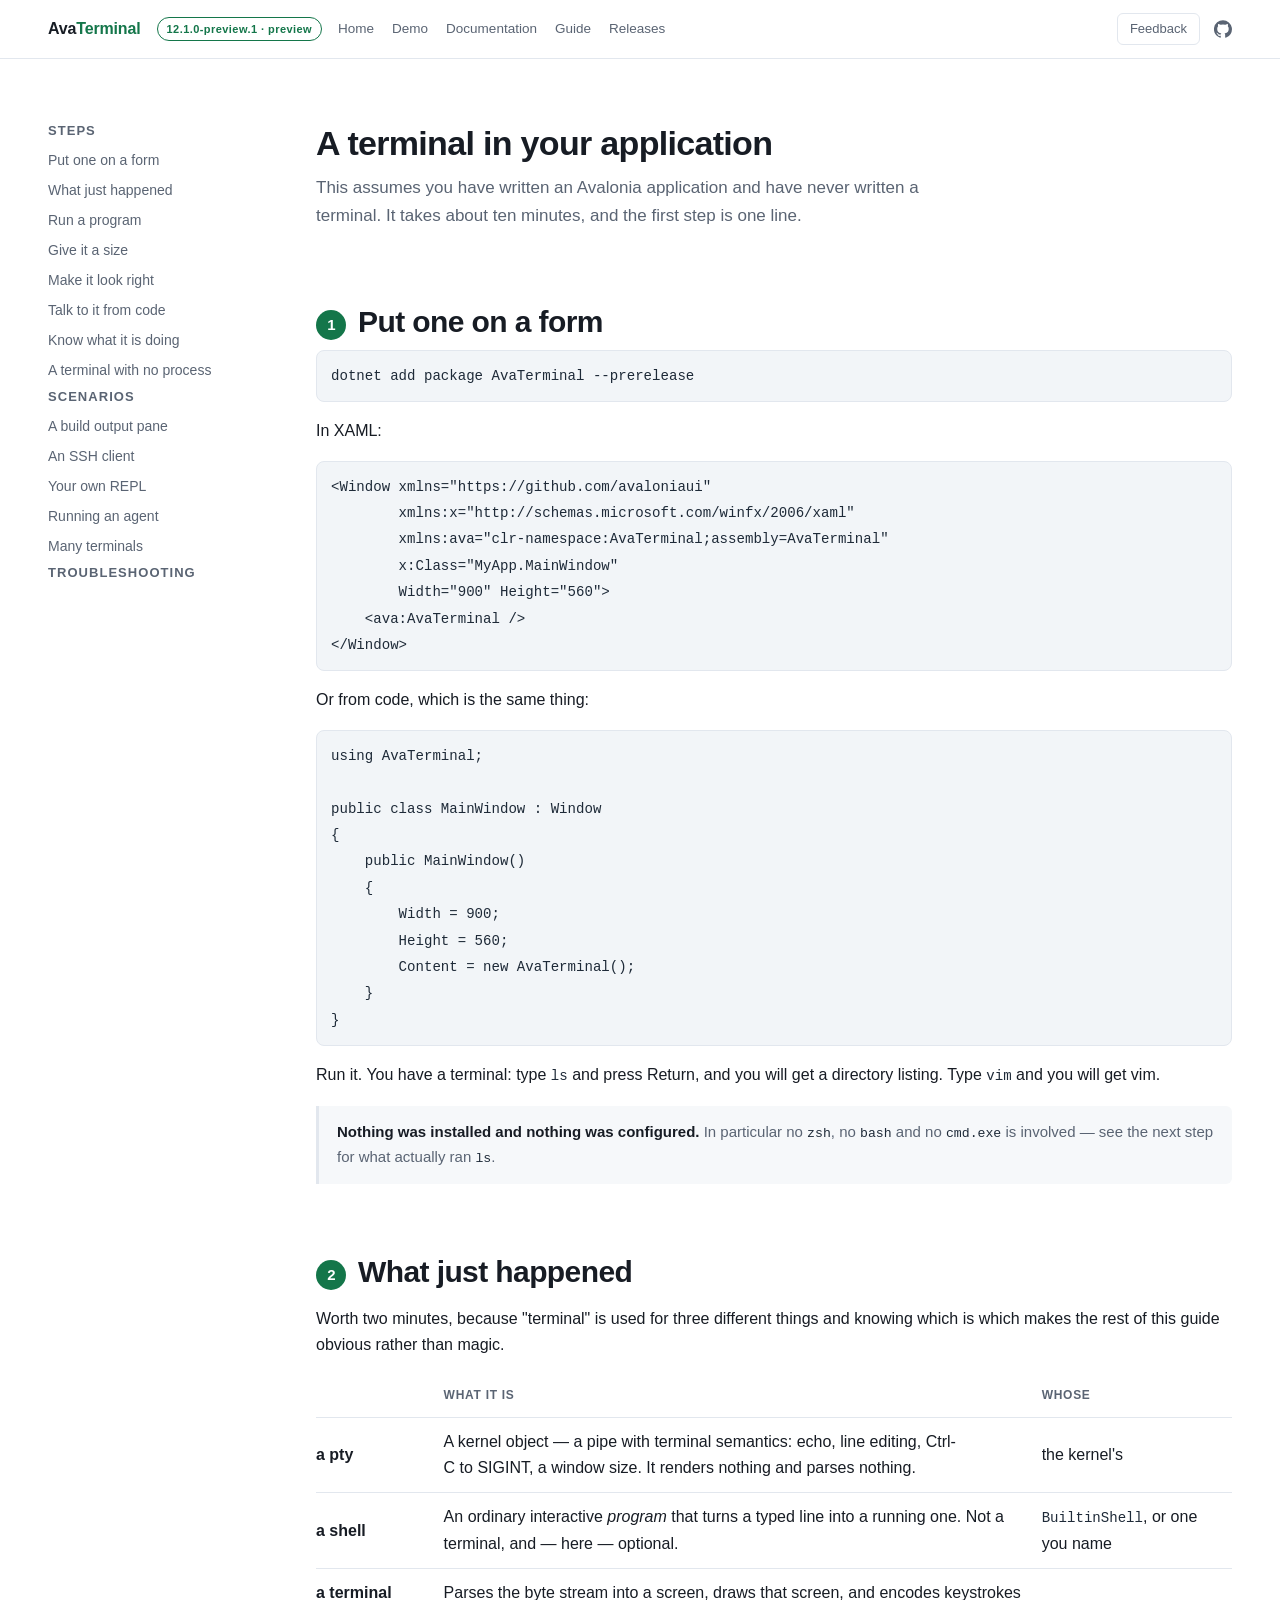
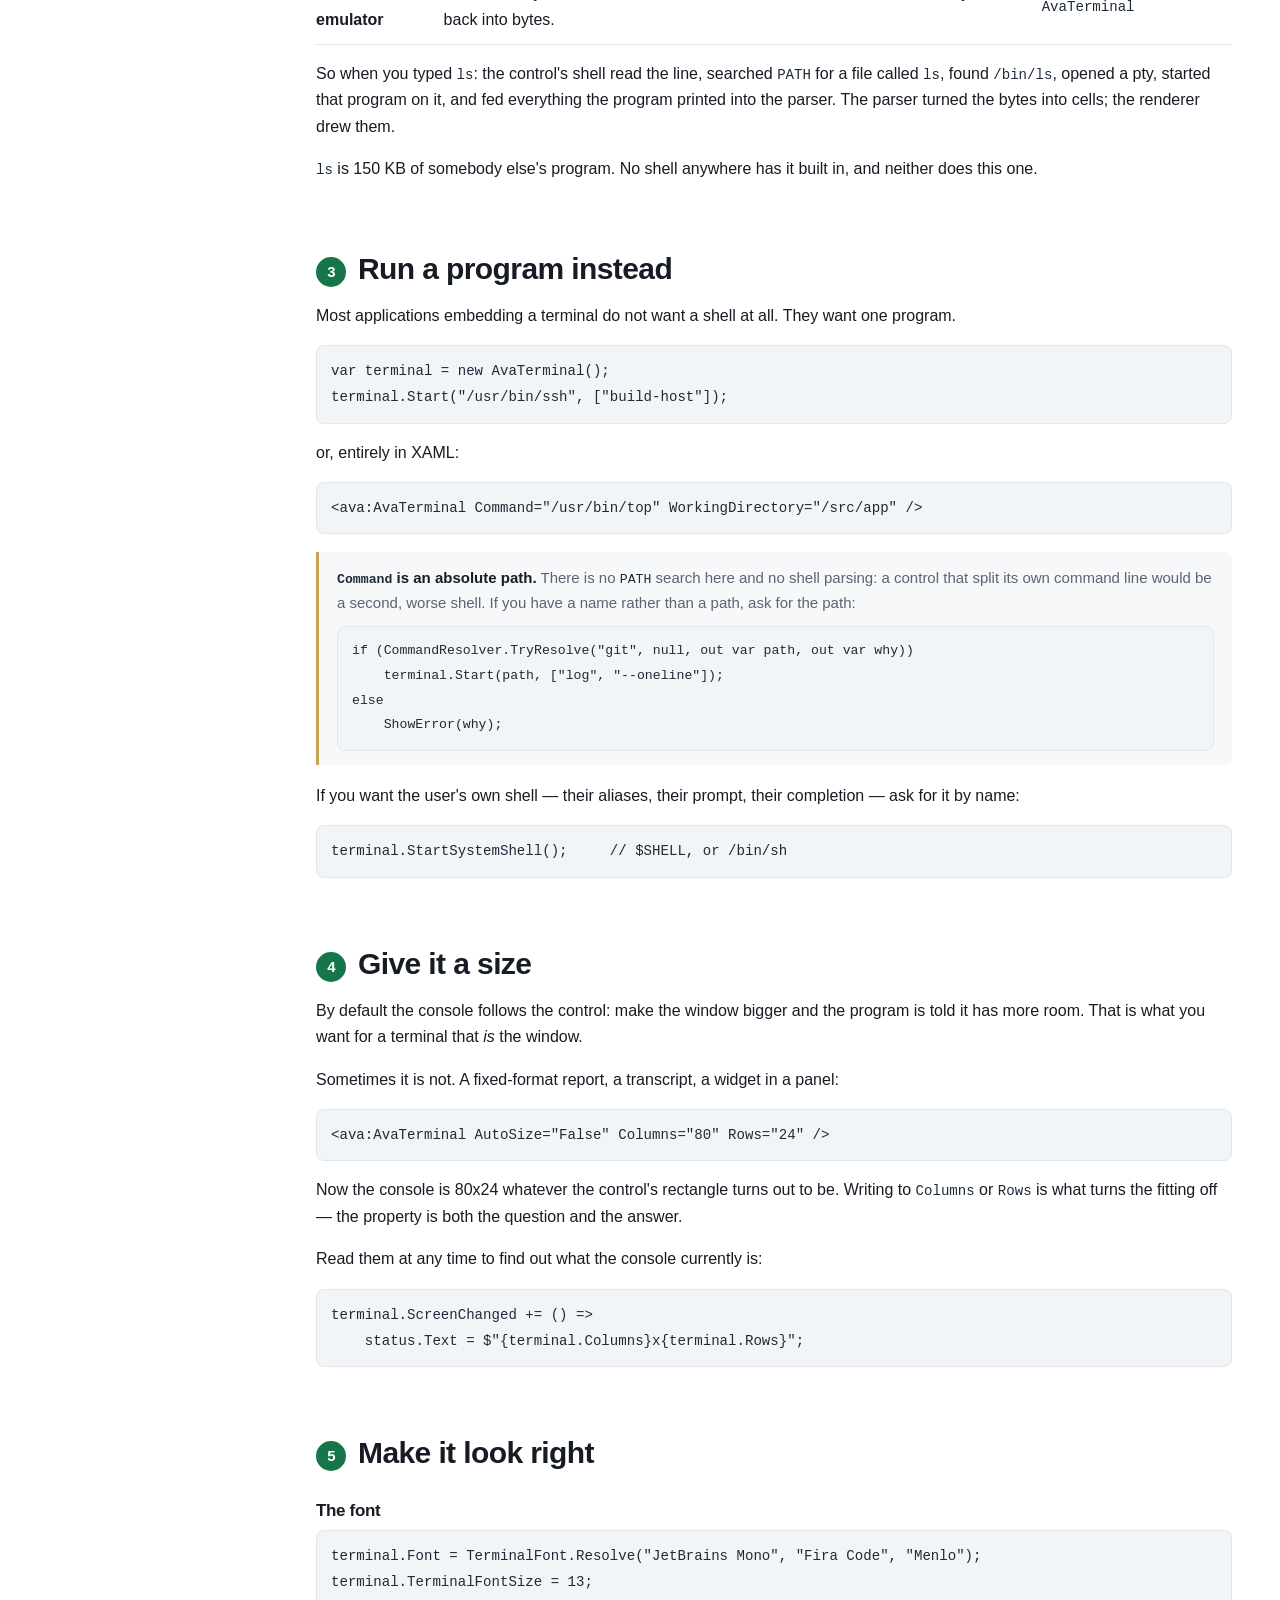
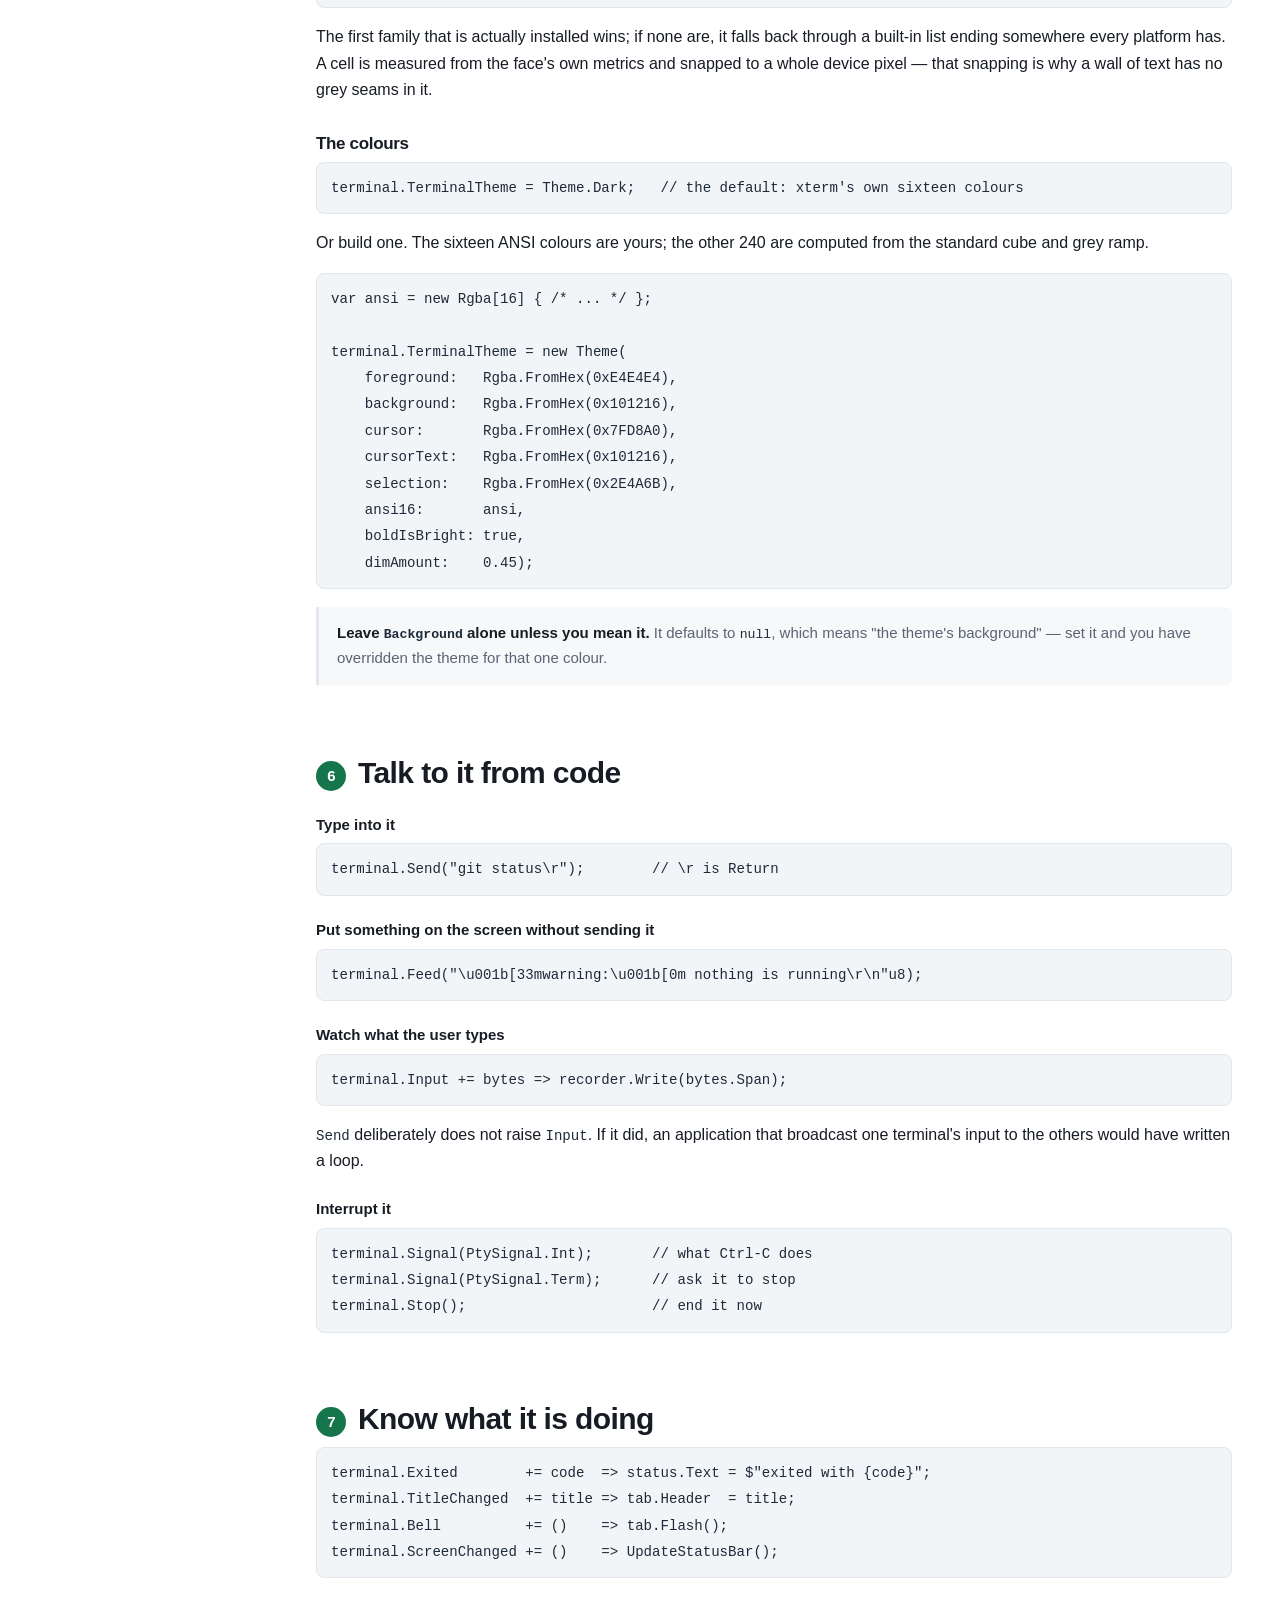
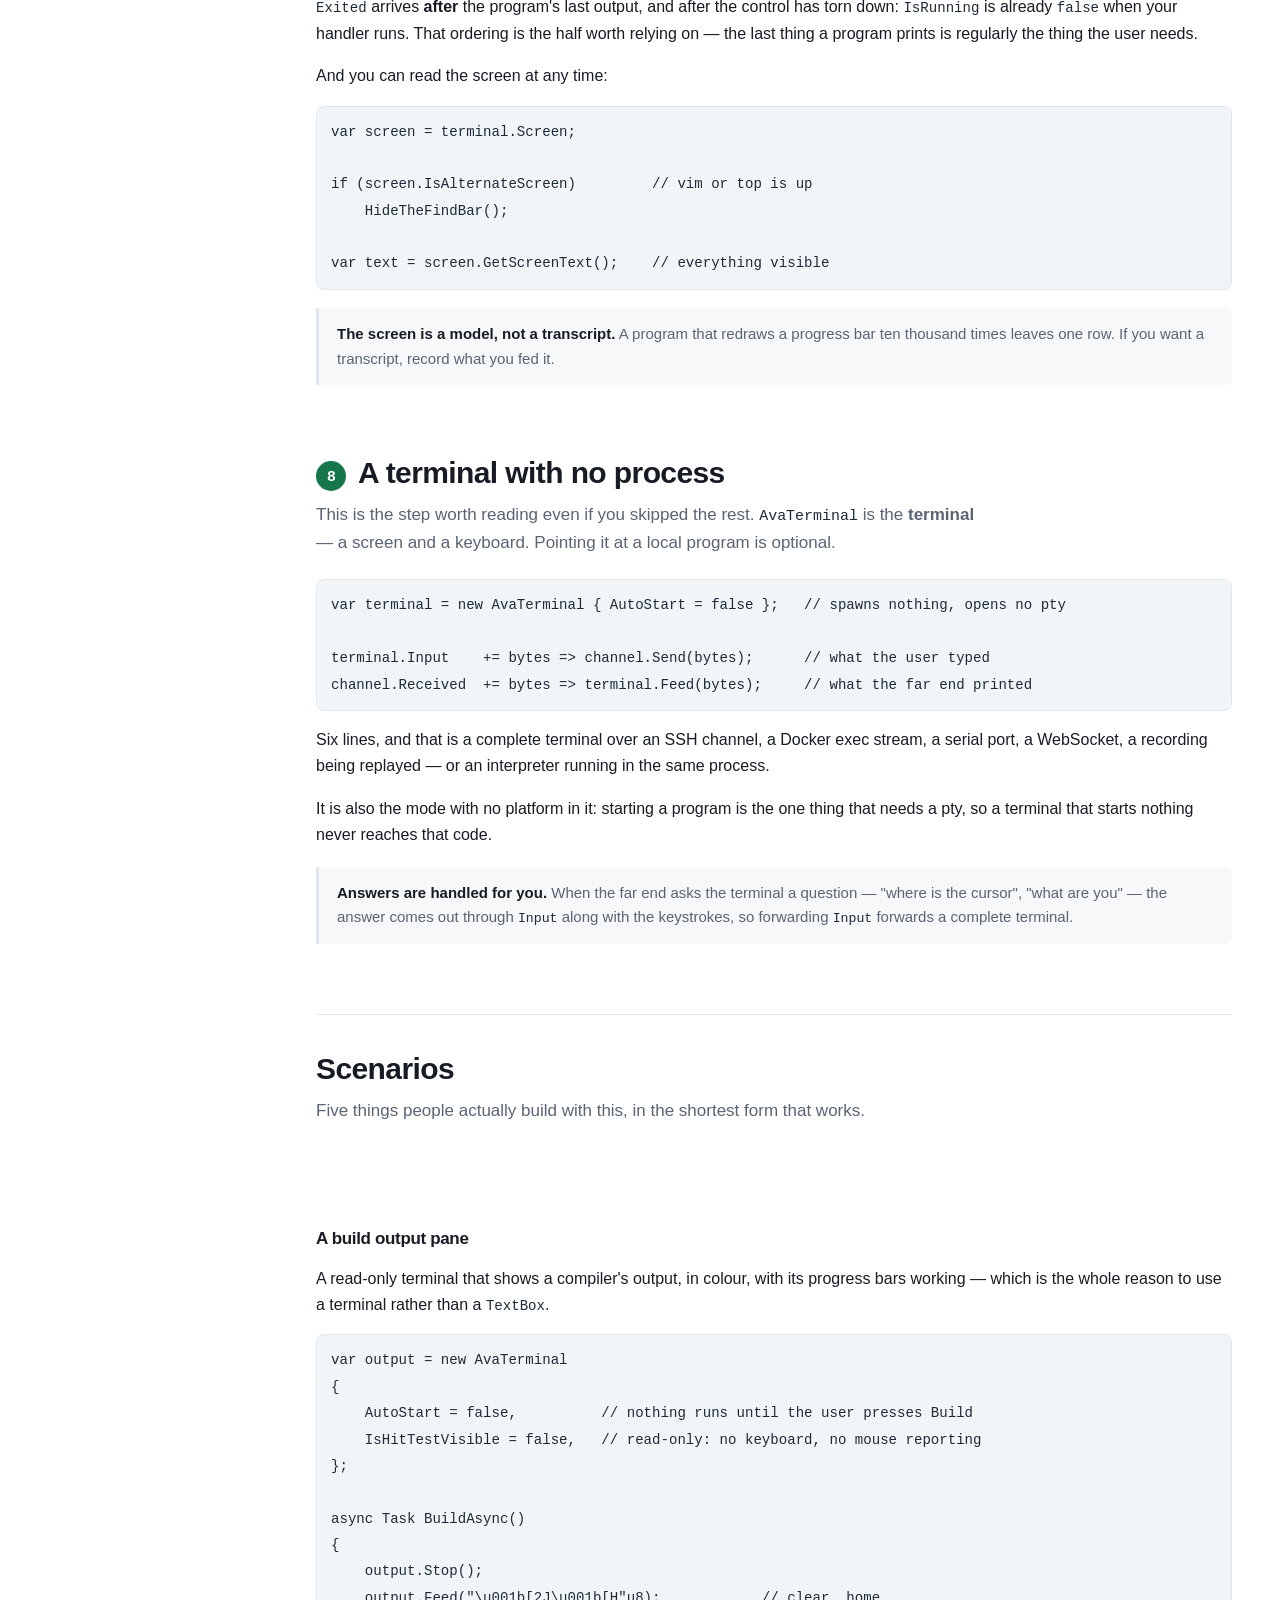
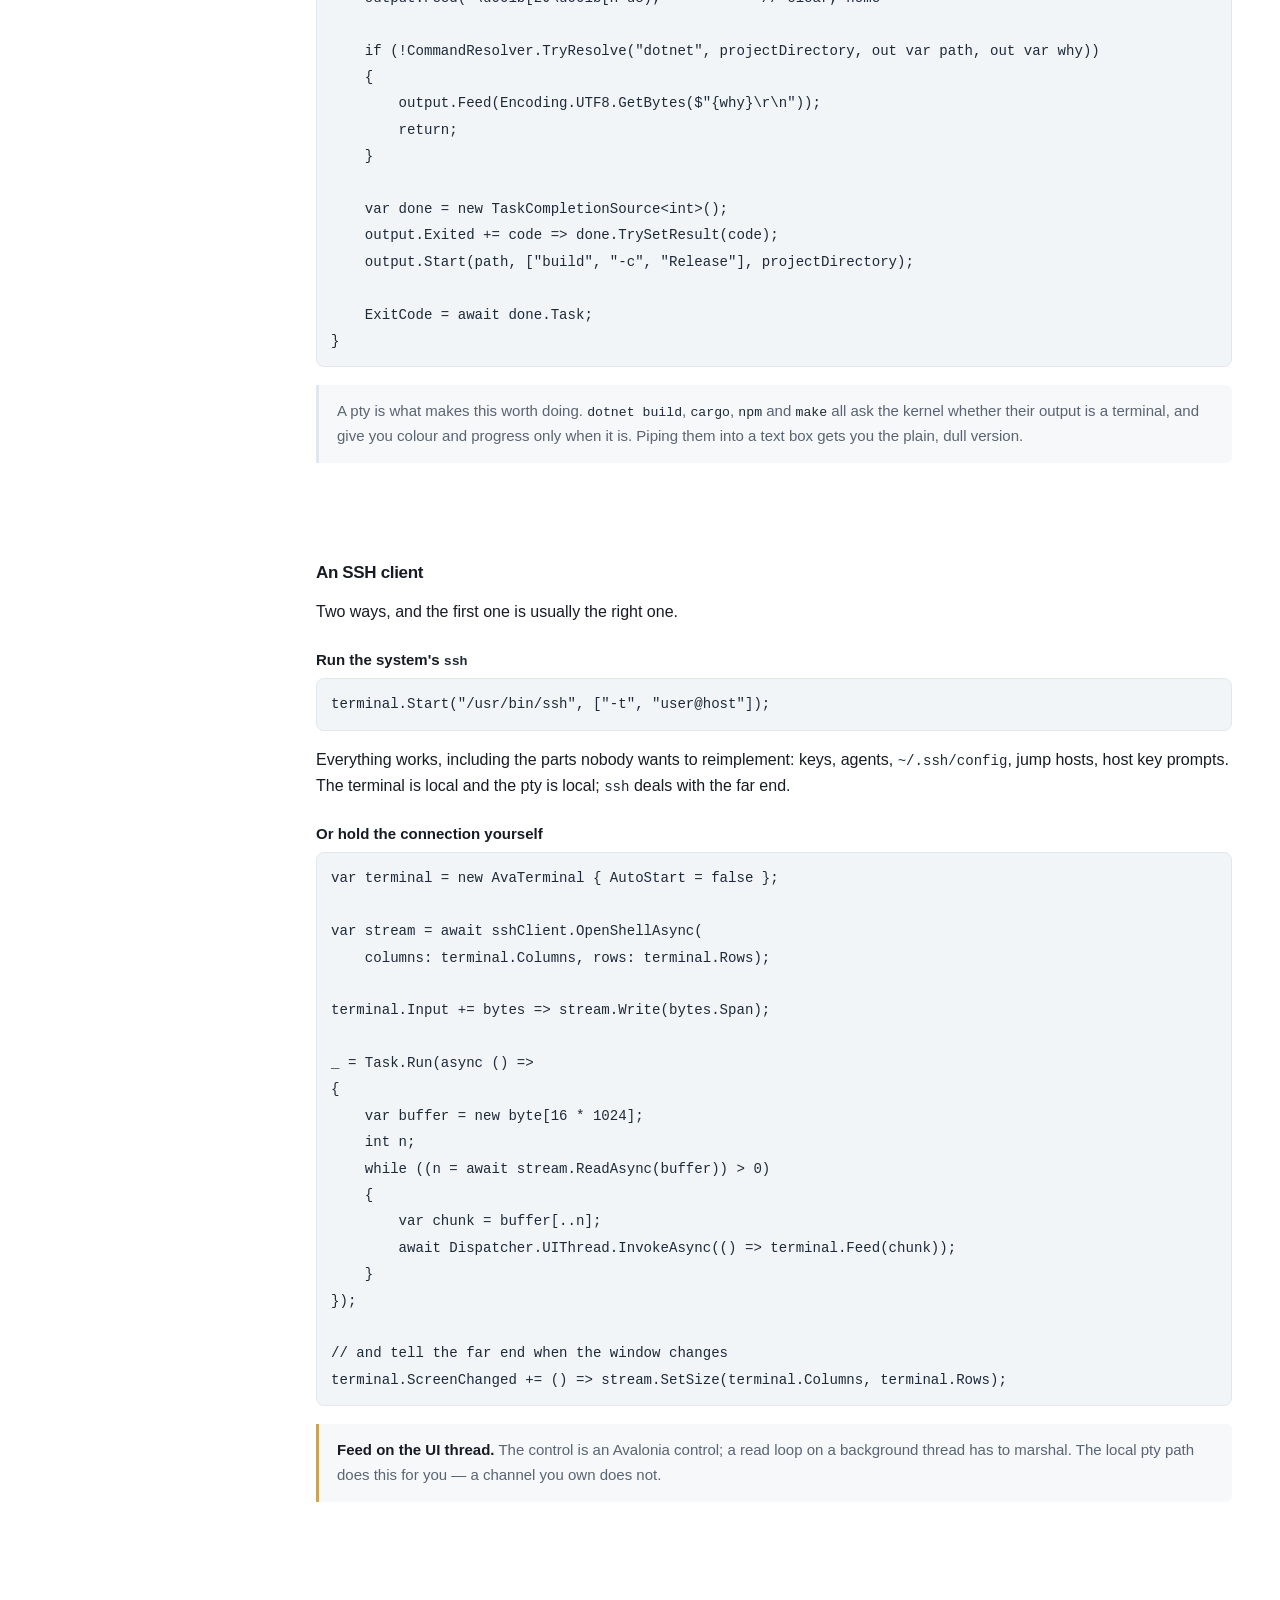
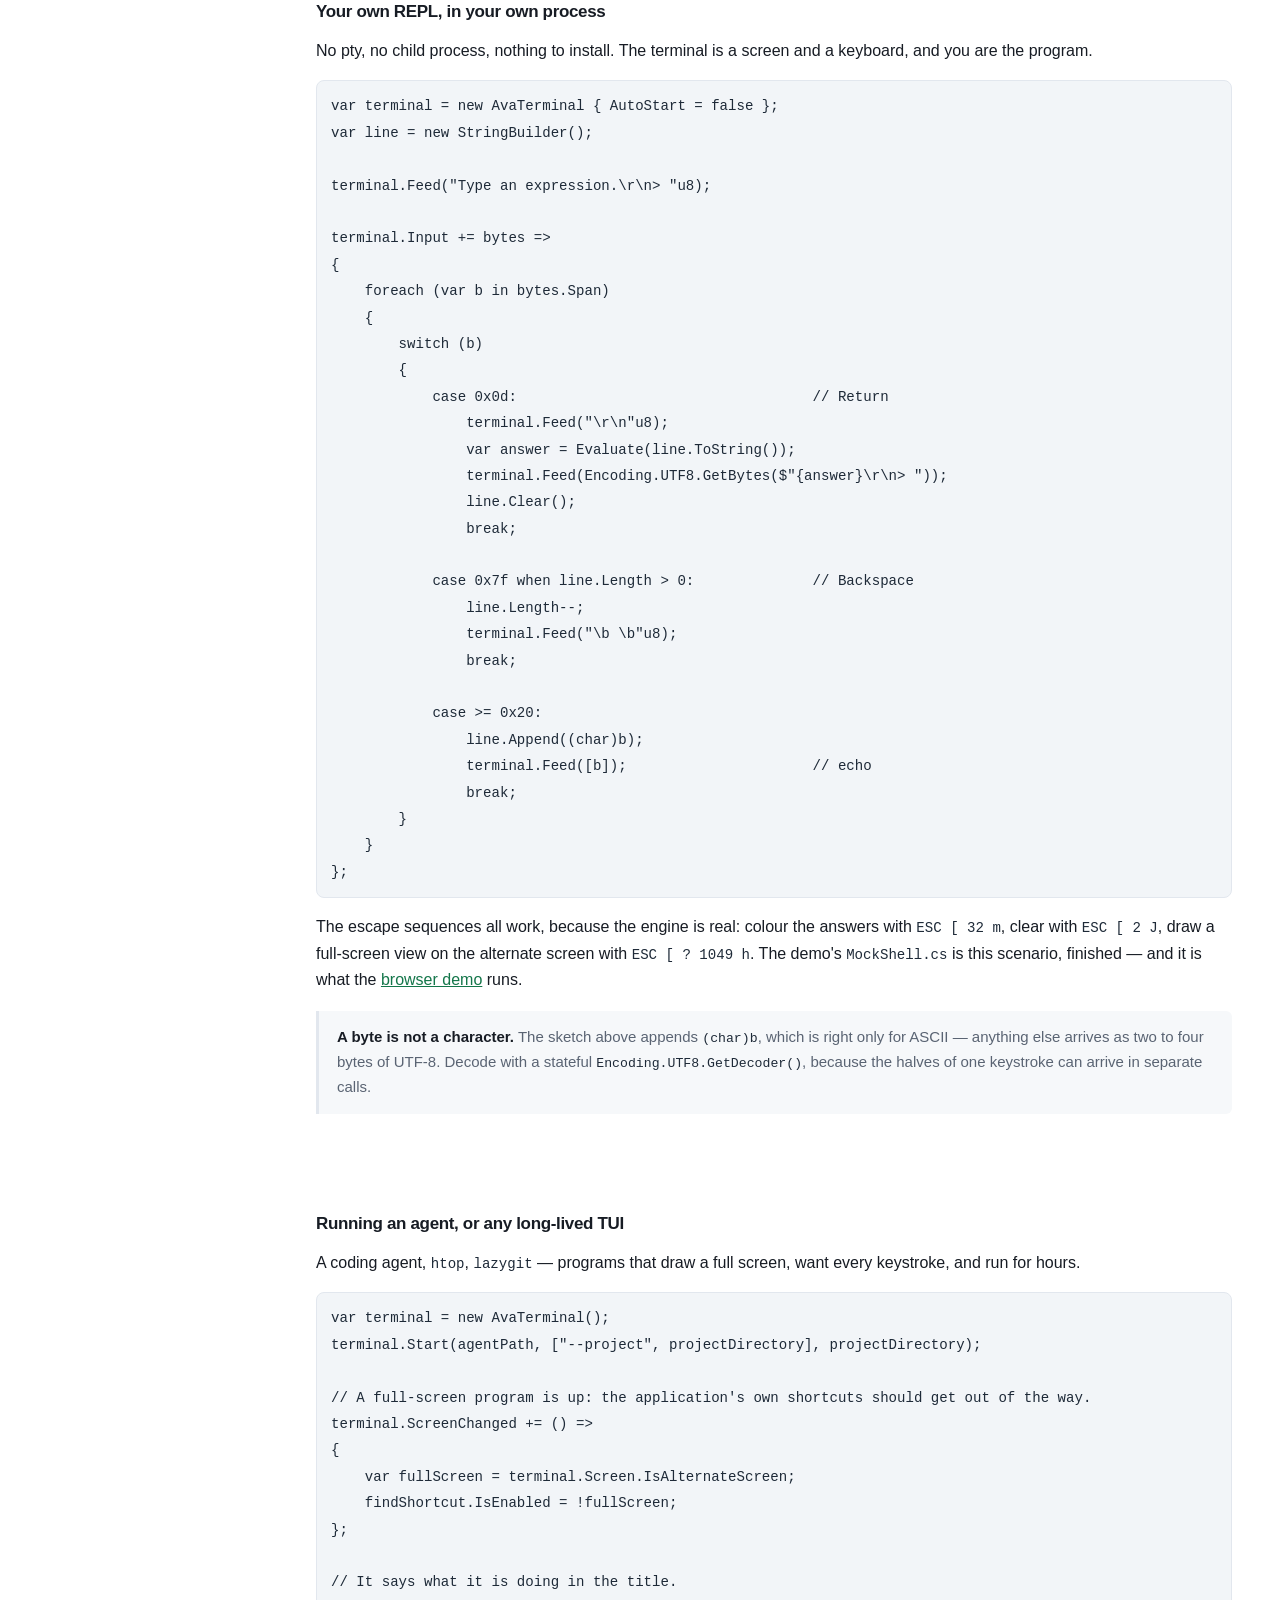
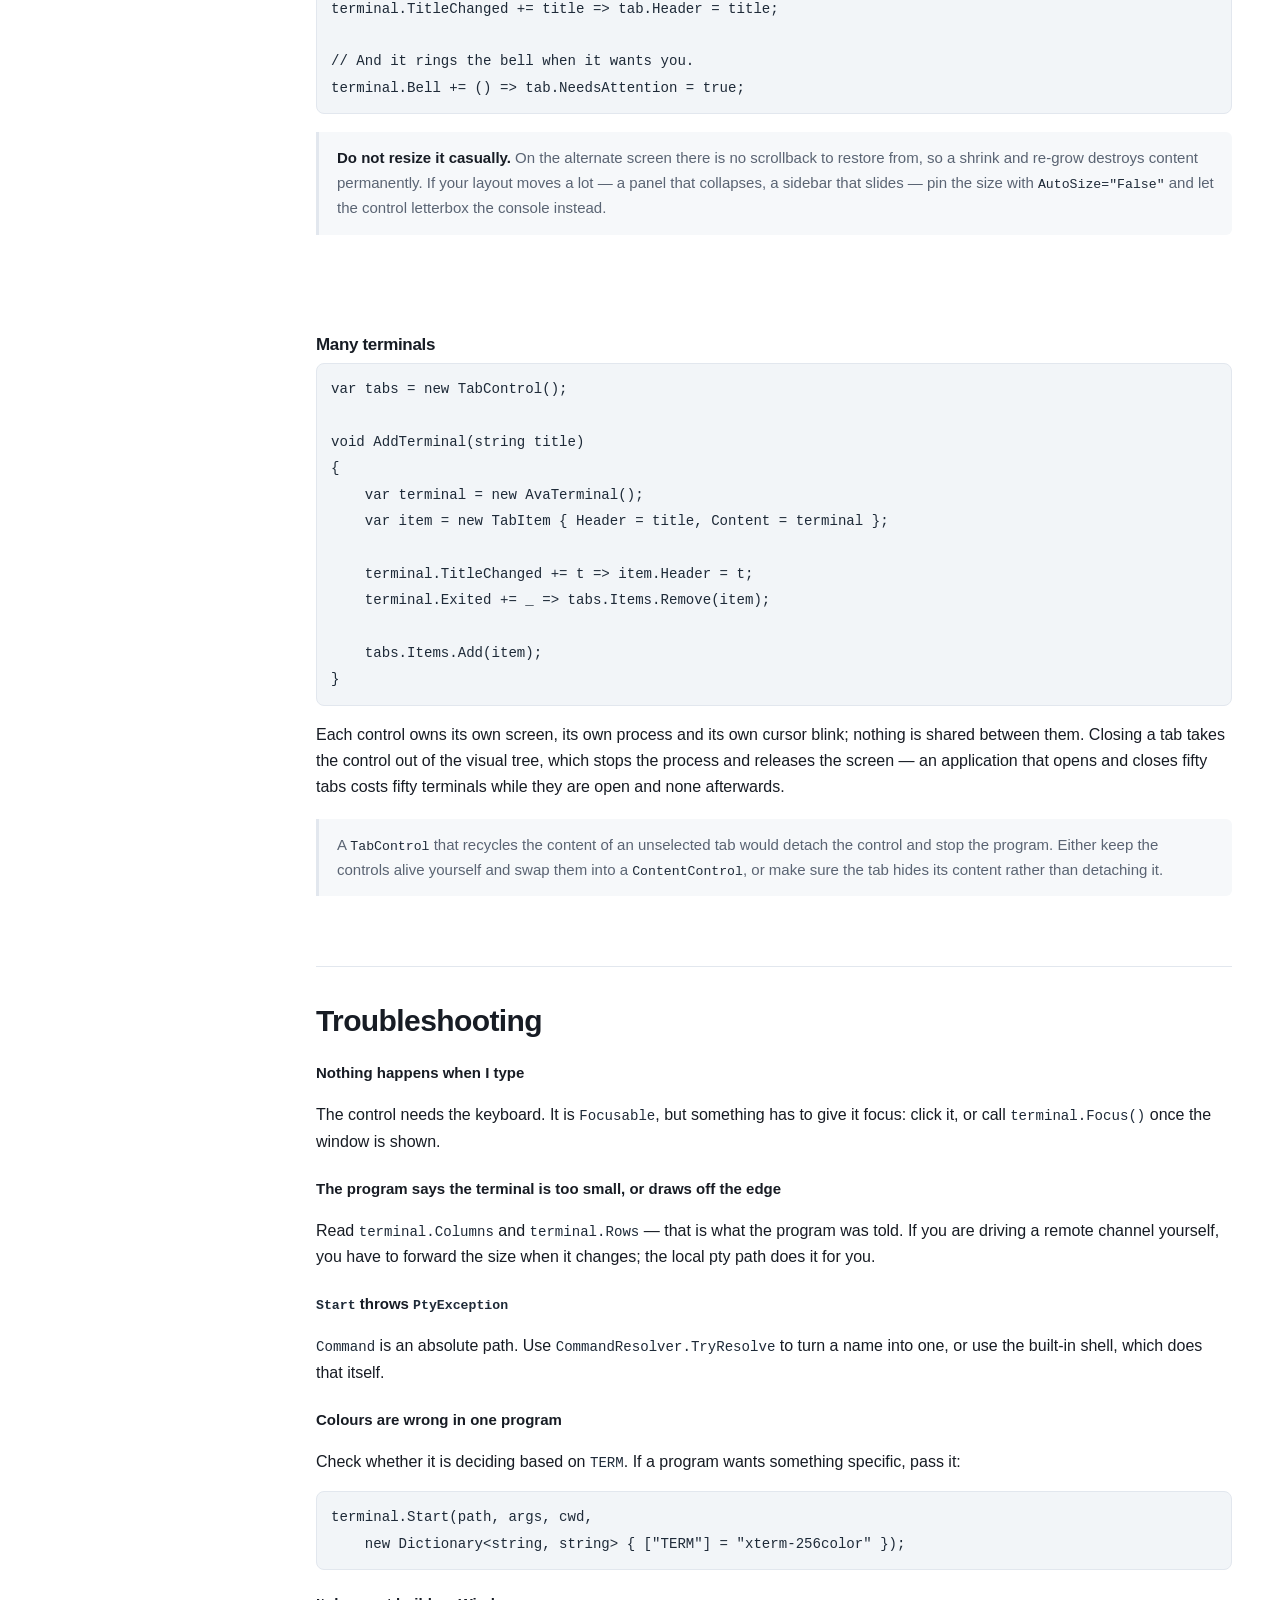
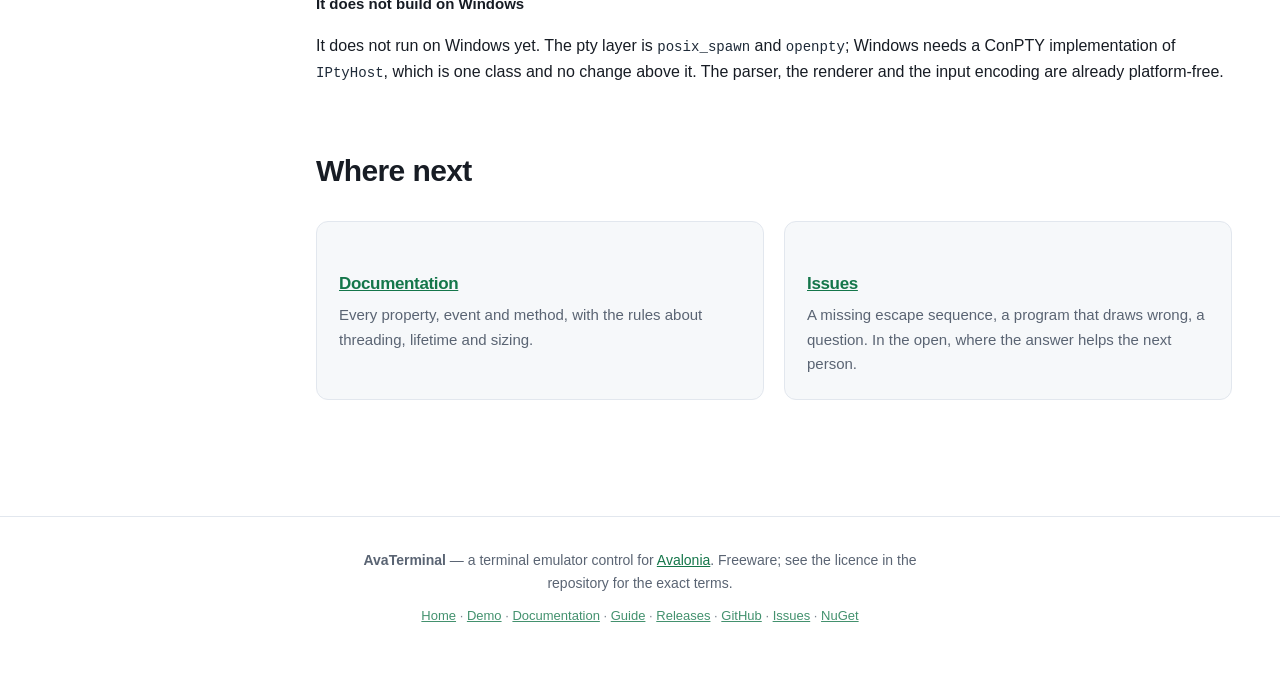
<file: docs/guide.html>
<!doctype html>
<html lang="en">
<head>
<meta charset="utf-8">
<meta name="viewport" content="width=device-width, initial-scale=1">
<title>Guide — AvaTerminal</title>
<meta name="description" content="A step-by-step guide to AvaTerminal: put one on a form, run a program, size it, theme it, drive it from code, and use it with no process at all. With worked scenarios.">
<link rel="icon" href="icon.png">
<link rel="stylesheet" href="header.css">
<link rel="stylesheet" href="site.css">
<link rel="stylesheet" href="page.css">
</head>
<body data-page="guide">

<!--#header-->
<!-- The shared header. Same markup, same class names and the same header.css as the other sites in
     this family. Rewritten by tools/site-parts.py — edit it there, not here. -->
<header class="bar"><nav class="nav" aria-label="Site">
  <a class="brand" href="index.html" title="Home">Ava<span>Terminal</span></a>
  <span class="tag">12.1.0-preview.1 · preview</span>
  <div class="links">
    <a href="index.html">Home</a>
    <a href="demo/">Demo</a>
    <a href="documentation.html">Documentation</a>
    <a href="guide.html">Guide</a>
    <a href="releases.html">Releases</a>
  </div>
  <div class="links tools">
    <details class="fb">
      <summary>Feedback</summary>
      <div class="fb-pop">
        <a href="https://github.com/pavel-zheltiakov/AvaTerminal/issues"><svg viewBox="0 0 24 24" aria-hidden="true"><path d="M12 .3a12 12 0 0 0-3.8 23.4c.6.1.8-.3.8-.6v-2c-3.3.7-4-1.6-4-1.6-.5-1.4-1.3-1.8-1.3-1.8-1.1-.7 0-.7 0-.7 1.2 0 1.9 1.2 1.9 1.2 1 1.8 2.8 1.3 3.5 1 0-.8.4-1.3.7-1.6-2.7-.3-5.5-1.3-5.5-6 0-1.2.5-2.3 1.2-3.1-.1-.3-.5-1.5.1-3.2 0 0 1-.3 3.4 1.2a11.5 11.5 0 0 1 6 0c2.3-1.5 3.3-1.2 3.3-1.2.6 1.7.2 2.9.1 3.2.8.8 1.2 1.9 1.2 3.1 0 4.7-2.8 5.7-5.5 6 .4.4.8 1.1.8 2.2v3.3c0 .3.2.7.8.6A12 12 0 0 0 12 .3"/></svg><span><b>GitHub Issues</b><small>A bug, a missing escape sequence, a question — in the open, where the answer helps the next person.</small></span></a>
      </div>
    </details>
    <a class="nav-ico" href="https://github.com/pavel-zheltiakov/AvaTerminal" title="GitHub" aria-label="GitHub"><svg viewBox="0 0 24 24" aria-hidden="true"><path d="M12 .3a12 12 0 0 0-3.8 23.4c.6.1.8-.3.8-.6v-2c-3.3.7-4-1.6-4-1.6-.5-1.4-1.3-1.8-1.3-1.8-1.1-.7 0-.7 0-.7 1.2 0 1.9 1.2 1.9 1.2 1 1.8 2.8 1.3 3.5 1 0-.8.4-1.3.7-1.6-2.7-.3-5.5-1.3-5.5-6 0-1.2.5-2.3 1.2-3.1-.1-.3-.5-1.5.1-3.2 0 0 1-.3 3.4 1.2a11.5 11.5 0 0 1 6 0c2.3-1.5 3.3-1.2 3.3-1.2.6 1.7.2 2.9.1 3.2.8.8 1.2 1.9 1.2 3.1 0 4.7-2.8 5.7-5.5 6 .4.4.8 1.1.8 2.2v3.3c0 .3.2.7.8.6A12 12 0 0 0 12 .3"/></svg></a>
  </div>
</nav></header>
<!--#/header-->

<section class="doc">

<nav class="toc" aria-label="On this page">
  <h2>Steps</h2>
  <ol>
    <li><a href="#one">Put one on a form</a></li>
    <li><a href="#two">What just happened</a></li>
    <li><a href="#three">Run a program</a></li>
    <li><a href="#four">Give it a size</a></li>
    <li><a href="#five">Make it look right</a></li>
    <li><a href="#six">Talk to it from code</a></li>
    <li><a href="#seven">Know what it is doing</a></li>
    <li><a href="#hosted">A terminal with no process</a></li>
  </ol>
  <h2 class="toc-more">Scenarios</h2>
  <ol>
    <li><a href="#s-build">A build output pane</a></li>
    <li><a href="#s-ssh">An SSH client</a></li>
    <li><a href="#s-repl">Your own REPL</a></li>
    <li><a href="#s-agent">Running an agent</a></li>
    <li><a href="#s-tabs">Many terminals</a></li>
  </ol>
  <h2 class="toc-more"><a href="#trouble">Troubleshooting</a></h2>
</nav>

<div class="doc-body">

<section>
  <h1 class="guide-title">A terminal in your application</h1>
  <p class="lede">
    This assumes you have written an Avalonia application and have never written a terminal. It takes
    about ten minutes, and the first step is one line.
  </p>
</section>

<section id="one" class="step">
  <h2>Put one on a form</h2>
<pre><code>dotnet add package AvaTerminal --prerelease</code></pre>

  <p>In XAML:</p>
<pre><code>&lt;Window xmlns="https://github.com/avaloniaui"
        xmlns:x="http://schemas.microsoft.com/winfx/2006/xaml"
        xmlns:ava="clr-namespace:AvaTerminal;assembly=AvaTerminal"
        x:Class="MyApp.MainWindow"
        Width="900" Height="560"&gt;
    &lt;ava:AvaTerminal /&gt;
&lt;/Window&gt;</code></pre>

  <p>Or from code, which is the same thing:</p>
<pre><code>using AvaTerminal;

public class MainWindow : Window
{
    public MainWindow()
    {
        Width = 900;
        Height = 560;
        Content = new AvaTerminal();
    }
}</code></pre>

  <p>
    Run it. You have a terminal: type <code>ls</code> and press Return, and you will get a directory
    listing. Type <code>vim</code> and you will get vim.
  </p>

  <div class="note">
    <strong>Nothing was installed and nothing was configured.</strong> In particular no
    <code>zsh</code>, no <code>bash</code> and no <code>cmd.exe</code> is involved — see the next
    step for what actually ran <code>ls</code>.
  </div>
</section>

<section id="two" class="step">
  <h2>What just happened</h2>
  <p>
    Worth two minutes, because "terminal" is used for three different things and knowing which is
    which makes the rest of this guide obvious rather than magic.
  </p>

  <table>
    <tr><th></th><th>What it is</th><th>Whose</th></tr>
    <tr>
      <td><strong>a pty</strong></td>
      <td>A kernel object — a pipe with terminal semantics: echo, line editing, Ctrl-C&nbsp;to&nbsp;SIGINT, a window size. It renders nothing and parses nothing.</td>
      <td>the kernel's</td>
    </tr>
    <tr>
      <td><strong>a shell</strong></td>
      <td>An ordinary interactive <em>program</em> that turns a typed line into a running one. Not a terminal, and — here — optional.</td>
      <td><code>BuiltinShell</code>, or one you name</td>
    </tr>
    <tr>
      <td><strong>a terminal emulator</strong></td>
      <td>Parses the byte stream into a screen, draws that screen, and encodes keystrokes back into bytes.</td>
      <td><code>AvaTerminal</code></td>
    </tr>
  </table>

  <p>
    So when you typed <code>ls</code>: the control's shell read the line, searched <code>PATH</code>
    for a file called <code>ls</code>, found <code>/bin/ls</code>, opened a pty, started that program
    on it, and fed everything the program printed into the parser. The parser turned the bytes into
    cells; the renderer drew them.
  </p>

  <p>
    <code>ls</code> is 150&nbsp;KB of somebody else's program. No shell anywhere has it built in, and
    neither does this one.
  </p>
</section>

<section id="three" class="step">
  <h2>Run a program instead</h2>
  <p>Most applications embedding a terminal do not want a shell at all. They want one program.</p>

<pre><code>var terminal = new AvaTerminal();
terminal.Start("/usr/bin/ssh", ["build-host"]);</code></pre>

  <p>or, entirely in XAML:</p>
<pre><code>&lt;ava:AvaTerminal Command="/usr/bin/top" WorkingDirectory="/src/app" /&gt;</code></pre>

  <div class="note warn">
    <strong><code>Command</code> is an absolute path.</strong> There is no <code>PATH</code> search
    here and no shell parsing: a control that split its own command line would be a second, worse
    shell. If you have a name rather than a path, ask for the path:
<pre class="in-note"><code>if (CommandResolver.TryResolve("git", null, out var path, out var why))
    terminal.Start(path, ["log", "--oneline"]);
else
    ShowError(why);</code></pre>
  </div>

  <p>
    If you want the user's own shell — their aliases, their prompt, their completion — ask for it by
    name:
  </p>
<pre><code>terminal.StartSystemShell();     // $SHELL, or /bin/sh</code></pre>
</section>

<section id="four" class="step">
  <h2>Give it a size</h2>
  <p>
    By default the console follows the control: make the window bigger and the program is told it has
    more room. That is what you want for a terminal that <em>is</em> the window.
  </p>
  <p>Sometimes it is not. A fixed-format report, a transcript, a widget in a panel:</p>
<pre><code>&lt;ava:AvaTerminal AutoSize="False" Columns="80" Rows="24" /&gt;</code></pre>
  <p>
    Now the console is 80x24 whatever the control's rectangle turns out to be. Writing to
    <code>Columns</code> or <code>Rows</code> is what turns the fitting off — the property is both
    the question and the answer.
  </p>
  <p>
    Read them at any time to find out what the console currently is:
  </p>
<pre><code>terminal.ScreenChanged += () =&gt;
    status.Text = $"{terminal.Columns}x{terminal.Rows}";</code></pre>
</section>

<section id="five" class="step">
  <h2>Make it look right</h2>

  <h3>The font</h3>
<pre><code>terminal.Font = TerminalFont.Resolve("JetBrains Mono", "Fira Code", "Menlo");
terminal.TerminalFontSize = 13;</code></pre>
  <p>
    The first family that is actually installed wins; if none are, it falls back through a built-in
    list ending somewhere every platform has. A cell is measured from the face's own metrics and
    snapped to a whole device pixel — that snapping is why a wall of text has no grey seams in it.
  </p>

  <h3>The colours</h3>
<pre><code>terminal.TerminalTheme = Theme.Dark;   // the default: xterm's own sixteen colours</code></pre>
  <p>
    Or build one. The sixteen ANSI colours are yours; the other 240 are computed from the standard
    cube and grey ramp.
  </p>
<pre><code>var ansi = new Rgba[16] { /* ... */ };

terminal.TerminalTheme = new Theme(
    foreground:   Rgba.FromHex(0xE4E4E4),
    background:   Rgba.FromHex(0x101216),
    cursor:       Rgba.FromHex(0x7FD8A0),
    cursorText:   Rgba.FromHex(0x101216),
    selection:    Rgba.FromHex(0x2E4A6B),
    ansi16:       ansi,
    boldIsBright: true,
    dimAmount:    0.45);</code></pre>
  <div class="note">
    <strong>Leave <code>Background</code> alone unless you mean it.</strong> It defaults to
    <code>null</code>, which means "the theme's background" — set it and you have overridden the
    theme for that one colour.
  </div>
</section>

<section id="six" class="step">
  <h2>Talk to it from code</h2>

  <h4>Type into it</h4>
<pre><code>terminal.Send("git status\r");        // \r is Return</code></pre>

  <h4>Put something on the screen without sending it</h4>
<pre><code>terminal.Feed("\u001b[33mwarning:\u001b[0m nothing is running\r\n"u8);</code></pre>

  <h4>Watch what the user types</h4>
<pre><code>terminal.Input += bytes =&gt; recorder.Write(bytes.Span);</code></pre>
  <p>
    <code>Send</code> deliberately does not raise <code>Input</code>. If it did, an application that
    broadcast one terminal's input to the others would have written a loop.
  </p>

  <h4>Interrupt it</h4>
<pre><code>terminal.Signal(PtySignal.Int);       // what Ctrl-C does
terminal.Signal(PtySignal.Term);      // ask it to stop
terminal.Stop();                      // end it now</code></pre>
</section>

<section id="seven" class="step">
  <h2>Know what it is doing</h2>
<pre><code>terminal.Exited        += code  =&gt; status.Text = $"exited with {code}";
terminal.TitleChanged  += title =&gt; tab.Header  = title;
terminal.Bell          += ()    =&gt; tab.Flash();
terminal.ScreenChanged += ()    =&gt; UpdateStatusBar();</code></pre>

  <p>
    <code>Exited</code> arrives <strong>after</strong> the program's last output, and after the
    control has torn down: <code>IsRunning</code> is already <code>false</code> when your handler
    runs. That ordering is the half worth relying on — the last thing a program prints is regularly
    the thing the user needs.
  </p>

  <p>And you can read the screen at any time:</p>
<pre><code>var screen = terminal.Screen;

if (screen.IsAlternateScreen)         // vim or top is up
    HideTheFindBar();

var text = screen.GetScreenText();    // everything visible</code></pre>
  <div class="note">
    <strong>The screen is a model, not a transcript.</strong> A program that redraws a progress bar
    ten thousand times leaves one row. If you want a transcript, record what you fed it.
  </div>
</section>

<section id="hosted" class="step">
  <h2>A terminal with no process</h2>
  <p class="lede">
    This is the step worth reading even if you skipped the rest. <code>AvaTerminal</code> is the
    <strong>terminal</strong> — a screen and a keyboard. Pointing it at a local program is optional.
  </p>

<pre><code>var terminal = new AvaTerminal { AutoStart = false };   // spawns nothing, opens no pty

terminal.Input    += bytes =&gt; channel.Send(bytes);      // what the user typed
channel.Received  += bytes =&gt; terminal.Feed(bytes);     // what the far end printed</code></pre>

  <p>
    Six lines, and that is a complete terminal over an SSH channel, a Docker exec stream, a serial
    port, a WebSocket, a recording being replayed — or an interpreter running in the same process.
  </p>
  <p>
    It is also the mode with no platform in it: starting a program is the one thing that needs a pty,
    so a terminal that starts nothing never reaches that code.
  </p>
  <div class="note">
    <strong>Answers are handled for you.</strong> When the far end asks the terminal a question —
    "where is the cursor", "what are you" — the answer comes out through <code>Input</code> along
    with the keystrokes, so forwarding <code>Input</code> forwards a complete terminal.
  </div>
</section>

<section>
  <h2 class="rule-above">Scenarios</h2>
  <p class="lede">Five things people actually build with this, in the shortest form that works.</p>
</section>

<section id="s-build">
  <h3>A build output pane</h3>
  <p>
    A read-only terminal that shows a compiler's output, in colour, with its progress bars working —
    which is the whole reason to use a terminal rather than a <code>TextBox</code>.
  </p>
<pre><code>var output = new AvaTerminal
{
    AutoStart = false,          // nothing runs until the user presses Build
    IsHitTestVisible = false,   // read-only: no keyboard, no mouse reporting
};

async Task BuildAsync()
{
    output.Stop();
    output.Feed("\u001b[2J\u001b[H"u8);            // clear, home

    if (!CommandResolver.TryResolve("dotnet", projectDirectory, out var path, out var why))
    {
        output.Feed(Encoding.UTF8.GetBytes($"{why}\r\n"));
        return;
    }

    var done = new TaskCompletionSource&lt;int&gt;();
    output.Exited += code =&gt; done.TrySetResult(code);
    output.Start(path, ["build", "-c", "Release"], projectDirectory);

    ExitCode = await done.Task;
}</code></pre>
  <div class="note">
    A pty is what makes this worth doing. <code>dotnet build</code>, <code>cargo</code>,
    <code>npm</code> and <code>make</code> all ask the kernel whether their output is a terminal, and
    give you colour and progress only when it is. Piping them into a text box gets you the plain,
    dull version.
  </div>
</section>

<section id="s-ssh">
  <h3>An SSH client</h3>
  <p>Two ways, and the first one is usually the right one.</p>

  <h4>Run the system's <code>ssh</code></h4>
<pre><code>terminal.Start("/usr/bin/ssh", ["-t", "user@host"]);</code></pre>
  <p>
    Everything works, including the parts nobody wants to reimplement: keys, agents,
    <code>~/.ssh/config</code>, jump hosts, host key prompts. The terminal is local and the pty is
    local; <code>ssh</code> deals with the far end.
  </p>

  <h4>Or hold the connection yourself</h4>
<pre><code>var terminal = new AvaTerminal { AutoStart = false };

var stream = await sshClient.OpenShellAsync(
    columns: terminal.Columns, rows: terminal.Rows);

terminal.Input += bytes =&gt; stream.Write(bytes.Span);

_ = Task.Run(async () =&gt;
{
    var buffer = new byte[16 * 1024];
    int n;
    while ((n = await stream.ReadAsync(buffer)) &gt; 0)
    {
        var chunk = buffer[..n];
        await Dispatcher.UIThread.InvokeAsync(() =&gt; terminal.Feed(chunk));
    }
});

// and tell the far end when the window changes
terminal.ScreenChanged += () =&gt; stream.SetSize(terminal.Columns, terminal.Rows);</code></pre>
  <div class="note warn">
    <strong>Feed on the UI thread.</strong> The control is an Avalonia control; a read loop on a
    background thread has to marshal. The local pty path does this for you — a channel you own does
    not.
  </div>
</section>

<section id="s-repl">
  <h3>Your own REPL, in your own process</h3>
  <p>
    No pty, no child process, nothing to install. The terminal is a screen and a keyboard, and you
    are the program.
  </p>
<pre><code>var terminal = new AvaTerminal { AutoStart = false };
var line = new StringBuilder();

terminal.Feed("Type an expression.\r\n&gt; "u8);

terminal.Input += bytes =&gt;
{
    foreach (var b in bytes.Span)
    {
        switch (b)
        {
            case 0x0d:                                   // Return
                terminal.Feed("\r\n"u8);
                var answer = Evaluate(line.ToString());
                terminal.Feed(Encoding.UTF8.GetBytes($"{answer}\r\n&gt; "));
                line.Clear();
                break;

            case 0x7f when line.Length &gt; 0:              // Backspace
                line.Length--;
                terminal.Feed("\b \b"u8);
                break;

            case &gt;= 0x20:
                line.Append((char)b);
                terminal.Feed([b]);                      // echo
                break;
        }
    }
};</code></pre>
  <p>
    The escape sequences all work, because the engine is real: colour the answers with
    <code>ESC [ 32 m</code>, clear with <code>ESC [ 2 J</code>, draw a full-screen view on the
    alternate screen with <code>ESC [ ? 1049 h</code>.
    The demo's <code>MockShell.cs</code> is this scenario, finished — and it is what the
    <a href="demo/">browser demo</a> runs.
  </p>
  <div class="note">
    <strong>A byte is not a character.</strong> The sketch above appends <code>(char)b</code>, which
    is right only for ASCII — anything else arrives as two to four bytes of UTF-8. Decode with a
    stateful <code>Encoding.UTF8.GetDecoder()</code>, because the halves of one keystroke can arrive
    in separate calls.
  </div>
</section>

<section id="s-agent">
  <h3>Running an agent, or any long-lived TUI</h3>
  <p>
    A coding agent, <code>htop</code>, <code>lazygit</code> — programs that draw a full screen, want
    every keystroke, and run for hours.
  </p>
<pre><code>var terminal = new AvaTerminal();
terminal.Start(agentPath, ["--project", projectDirectory], projectDirectory);

// A full-screen program is up: the application's own shortcuts should get out of the way.
terminal.ScreenChanged += () =&gt;
{
    var fullScreen = terminal.Screen.IsAlternateScreen;
    findShortcut.IsEnabled = !fullScreen;
};

// It says what it is doing in the title.
terminal.TitleChanged += title =&gt; tab.Header = title;

// And it rings the bell when it wants you.
terminal.Bell += () =&gt; tab.NeedsAttention = true;</code></pre>
  <div class="note">
    <strong>Do not resize it casually.</strong> On the alternate screen there is no scrollback to
    restore from, so a shrink and re-grow destroys content permanently. If your layout moves a lot —
    a panel that collapses, a sidebar that slides — pin the size with <code>AutoSize="False"</code>
    and let the control letterbox the console instead.
  </div>
</section>

<section id="s-tabs">
  <h3>Many terminals</h3>
<pre><code>var tabs = new TabControl();

void AddTerminal(string title)
{
    var terminal = new AvaTerminal();
    var item = new TabItem { Header = title, Content = terminal };

    terminal.TitleChanged += t =&gt; item.Header = t;
    terminal.Exited += _ =&gt; tabs.Items.Remove(item);

    tabs.Items.Add(item);
}</code></pre>
  <p>
    Each control owns its own screen, its own process and its own cursor blink; nothing is shared
    between them. Closing a tab takes the control out of the visual tree, which stops the process and
    releases the screen — an application that opens and closes fifty tabs costs fifty terminals while
    they are open and none afterwards.
  </p>
  <div class="note">
    A <code>TabControl</code> that recycles the content of an unselected tab would detach the control
    and stop the program. Either keep the controls alive yourself and swap them into a
    <code>ContentControl</code>, or make sure the tab hides its content rather than detaching it.
  </div>
</section>

<section id="trouble">
  <h2 class="rule-above">Troubleshooting</h2>

  <h4>Nothing happens when I type</h4>
  <p>
    The control needs the keyboard. It is <code>Focusable</code>, but something has to give it focus:
    click it, or call <code>terminal.Focus()</code> once the window is shown.
  </p>

  <h4>The program says the terminal is too small, or draws off the edge</h4>
  <p>
    Read <code>terminal.Columns</code> and <code>terminal.Rows</code> — that is what the program was
    told. If you are driving a remote channel yourself, you have to forward the size when it changes;
    the local pty path does it for you.
  </p>

  <h4><code>Start</code> throws <code>PtyException</code></h4>
  <p>
    <code>Command</code> is an absolute path. Use <code>CommandResolver.TryResolve</code> to turn a
    name into one, or use the built-in shell, which does that itself.
  </p>

  <h4>Colours are wrong in one program</h4>
  <p>
    Check whether it is deciding based on <code>TERM</code>. If a program wants something specific,
    pass it:
  </p>
<pre><code>terminal.Start(path, args, cwd,
    new Dictionary&lt;string, string&gt; { ["TERM"] = "xterm-256color" });</code></pre>

  <h4>It does not build on Windows</h4>
  <p>
    It does not run on Windows yet. The pty layer is <code>posix_spawn</code> and
    <code>openpty</code>; Windows needs a ConPTY implementation of <code>IPtyHost</code>, which is
    one class and no change above it. The parser, the renderer and the input encoding are already
    platform-free.
  </p>
</section>

<section>
  <h2>Where next</h2>
  <div class="cards">
    <div class="card">
      <h3><a href="documentation.html">Documentation</a></h3>
      <p>Every property, event and method, with the rules about threading, lifetime and sizing.</p>
    </div>
    <div class="card">
      <h3><a href="https://github.com/pavel-zheltiakov/AvaTerminal/issues">Issues</a></h3>
      <p>A missing escape sequence, a program that draws wrong, a question. In the open, where the answer helps the next person.</p>
    </div>
  </div>
</section>

</div>
</section>

<!--#footer-->
<footer>
  <p>
    <strong>AvaTerminal</strong> — a terminal emulator control for
    <a href="https://avaloniaui.net/">Avalonia</a>. Freeware; see the licence in the repository for the
    exact terms.
  </p>
  <p class="thin">
    <a href="index.html">Home</a> ·
    <a href="demo/">Demo</a> ·
    <a href="documentation.html">Documentation</a> ·
    <a href="guide.html">Guide</a> ·
    <a href="releases.html">Releases</a> ·
    <a href="https://github.com/pavel-zheltiakov/AvaTerminal">GitHub</a> ·
    <a href="https://github.com/pavel-zheltiakov/AvaTerminal/issues">Issues</a> ·
    <a href="https://www.nuget.org/packages/AvaTerminal">NuGet</a>
  </p>
</footer>
<!--#/footer-->

<script src="site.js" defer></script>
</body>
</html>
</file>
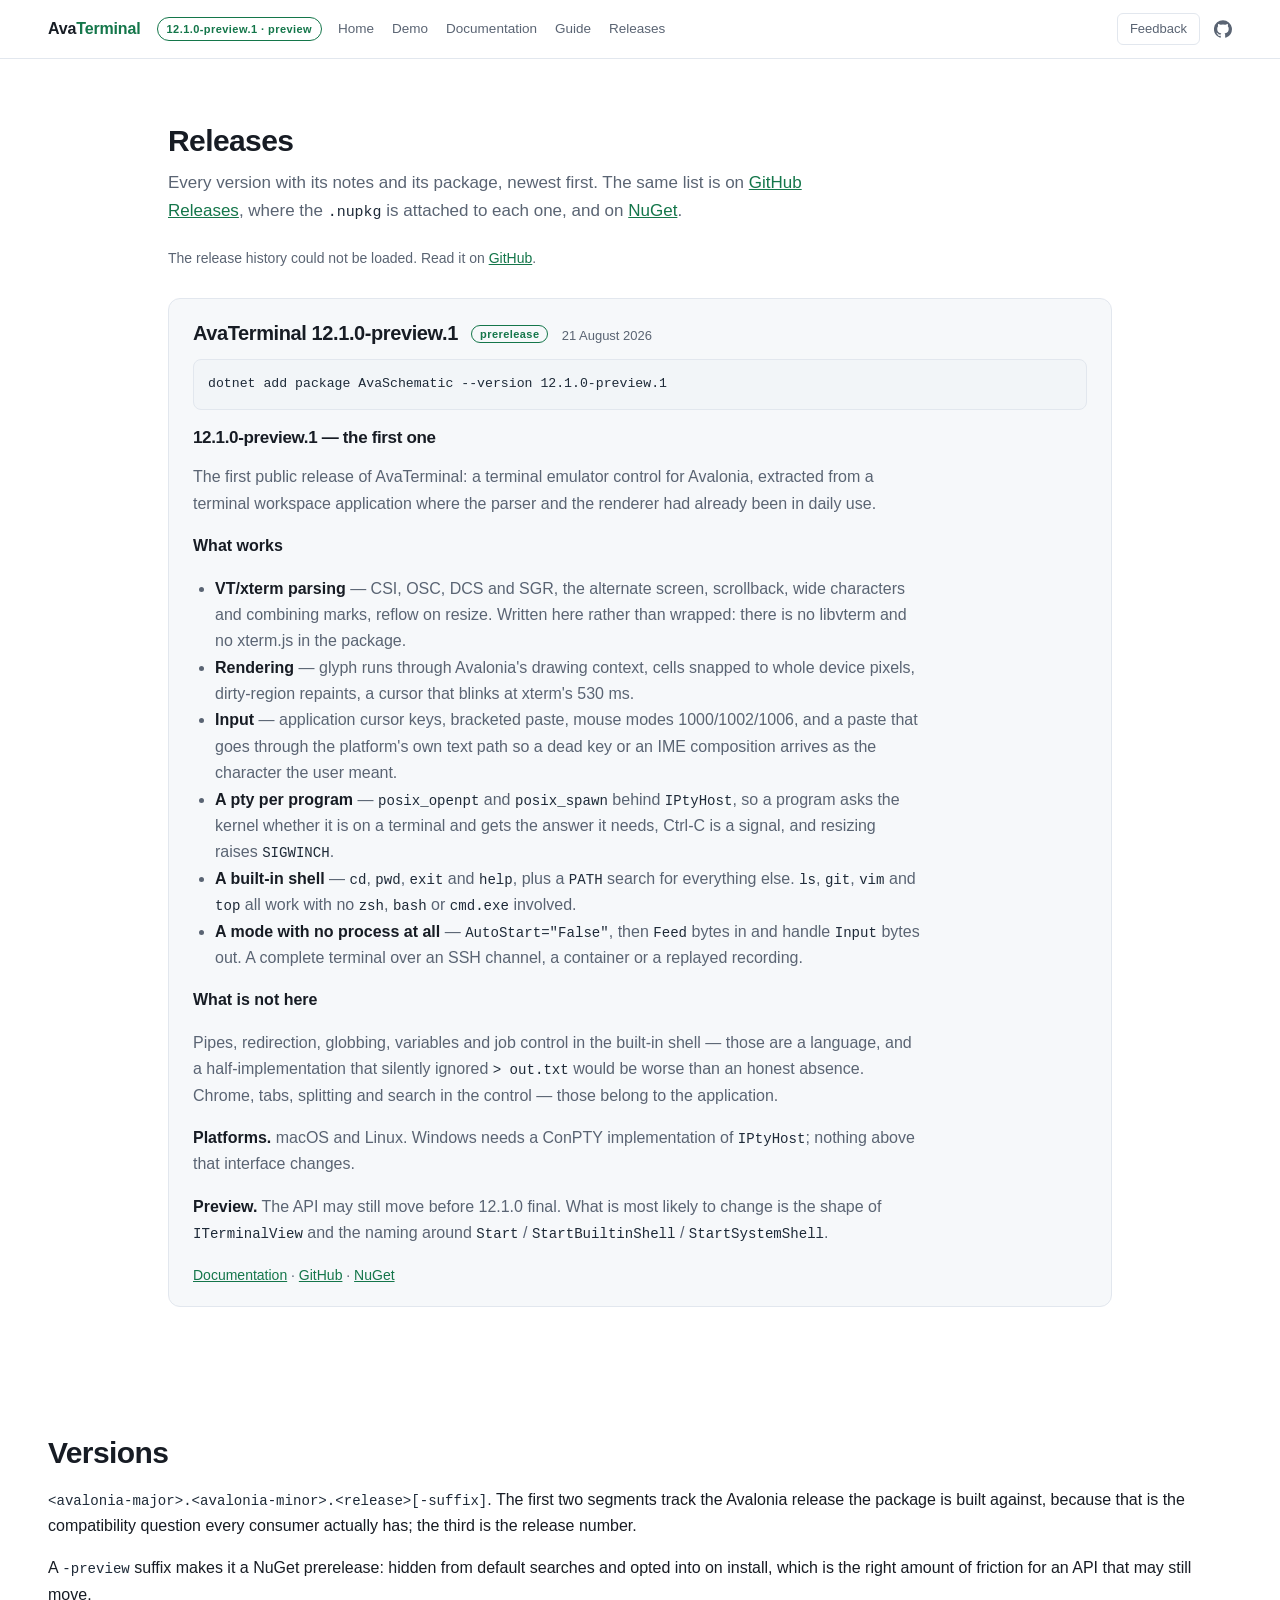
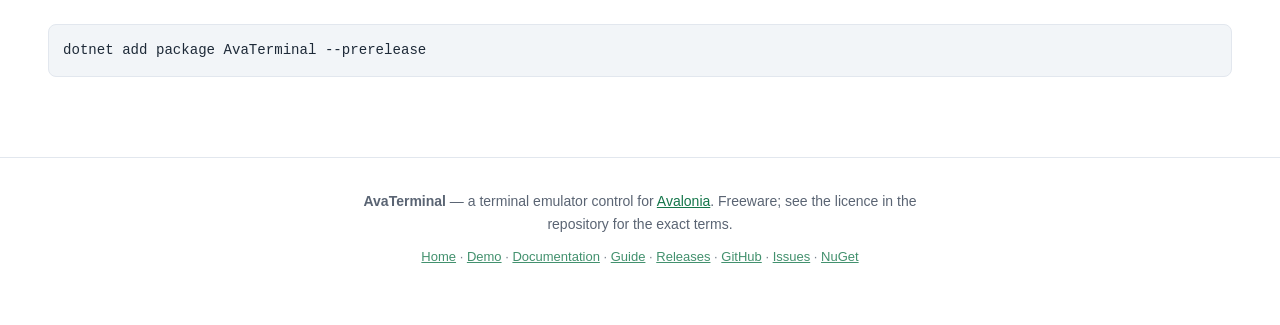
<file: docs/releases.html>
<!doctype html>
<html lang="en">
<head>
<meta charset="utf-8">
<meta name="viewport" content="width=device-width, initial-scale=1">
<title>Releases — AvaTerminal</title>
<meta name="description" content="Every version of AvaTerminal with its notes and its package, newest first.">
<link rel="icon" href="icon.png">
<link rel="stylesheet" href="header.css">
<link rel="stylesheet" href="site.css">
<link rel="stylesheet" href="page.css">
<script src="releases-local.js"></script>
</head>
<body data-page="releases">

<!--#header-->
<!-- The shared header. Same markup, same class names and the same header.css as the other sites in
     this family. Rewritten by tools/site-parts.py — edit it there, not here. -->
<header class="bar"><nav class="nav" aria-label="Site">
  <a class="brand" href="index.html" title="Home">Ava<span>Terminal</span></a>
  <span class="tag">12.1.0-preview.1 · preview</span>
  <div class="links">
    <a href="index.html">Home</a>
    <a href="demo/">Demo</a>
    <a href="documentation.html">Documentation</a>
    <a href="guide.html">Guide</a>
    <a href="releases.html">Releases</a>
  </div>
  <div class="links tools">
    <details class="fb">
      <summary>Feedback</summary>
      <div class="fb-pop">
        <a href="https://github.com/pavel-zheltiakov/AvaTerminal/issues"><svg viewBox="0 0 24 24" aria-hidden="true"><path d="M12 .3a12 12 0 0 0-3.8 23.4c.6.1.8-.3.8-.6v-2c-3.3.7-4-1.6-4-1.6-.5-1.4-1.3-1.8-1.3-1.8-1.1-.7 0-.7 0-.7 1.2 0 1.9 1.2 1.9 1.2 1 1.8 2.8 1.3 3.5 1 0-.8.4-1.3.7-1.6-2.7-.3-5.5-1.3-5.5-6 0-1.2.5-2.3 1.2-3.1-.1-.3-.5-1.5.1-3.2 0 0 1-.3 3.4 1.2a11.5 11.5 0 0 1 6 0c2.3-1.5 3.3-1.2 3.3-1.2.6 1.7.2 2.9.1 3.2.8.8 1.2 1.9 1.2 3.1 0 4.7-2.8 5.7-5.5 6 .4.4.8 1.1.8 2.2v3.3c0 .3.2.7.8.6A12 12 0 0 0 12 .3"/></svg><span><b>GitHub Issues</b><small>A bug, a missing escape sequence, a question — in the open, where the answer helps the next person.</small></span></a>
      </div>
    </details>
    <a class="nav-ico" href="https://github.com/pavel-zheltiakov/AvaTerminal" title="GitHub" aria-label="GitHub"><svg viewBox="0 0 24 24" aria-hidden="true"><path d="M12 .3a12 12 0 0 0-3.8 23.4c.6.1.8-.3.8-.6v-2c-3.3.7-4-1.6-4-1.6-.5-1.4-1.3-1.8-1.3-1.8-1.1-.7 0-.7 0-.7 1.2 0 1.9 1.2 1.9 1.2 1 1.8 2.8 1.3 3.5 1 0-.8.4-1.3.7-1.6-2.7-.3-5.5-1.3-5.5-6 0-1.2.5-2.3 1.2-3.1-.1-.3-.5-1.5.1-3.2 0 0 1-.3 3.4 1.2a11.5 11.5 0 0 1 6 0c2.3-1.5 3.3-1.2 3.3-1.2.6 1.7.2 2.9.1 3.2.8.8 1.2 1.9 1.2 3.1 0 4.7-2.8 5.7-5.5 6 .4.4.8 1.1.8 2.2v3.3c0 .3.2.7.8.6A12 12 0 0 0 12 .3"/></svg></a>
  </div>
</nav></header>
<!--#/header-->

<section class="releases">
  <h2>Releases</h2>
  <p class="lede">
    Every version with its notes and its package, newest first. The same list is on
    <a href="https://github.com/pavel-zheltiakov/AvaTerminal/releases">GitHub Releases</a>, where the
    <code>.nupkg</code> is attached to each one, and on
    <a href="https://www.nuget.org/packages/AvaTerminal">NuGet</a>.
  </p>

  <!-- Filled by site.js from the GitHub API, with the pending release from releases-local.js in front
       of it. Without script this paragraph is what remains, and it goes somewhere useful. -->
  <div id="releases" class="rel-list">
    <p class="footnote">
      Loading the release history… if it does not appear, read it on
      <a href="https://github.com/pavel-zheltiakov/AvaTerminal/releases">GitHub</a>.
    </p>
  </div>
</section>

<section>
  <h2>Versions</h2>
  <p>
    <code>&lt;avalonia-major&gt;.&lt;avalonia-minor&gt;.&lt;release&gt;[-suffix]</code>. The first two
    segments track the Avalonia release the package is built against, because that is the
    compatibility question every consumer actually has; the third is the release number.
  </p>
  <p>
    A <code>-preview</code> suffix makes it a NuGet prerelease: hidden from default searches and
    opted into on install, which is the right amount of friction for an API that may still move.
  </p>
<pre><code>dotnet add package AvaTerminal --prerelease</code></pre>
</section>

<!--#footer-->
<footer>
  <p>
    <strong>AvaTerminal</strong> — a terminal emulator control for
    <a href="https://avaloniaui.net/">Avalonia</a>. Freeware; see the licence in the repository for the
    exact terms.
  </p>
  <p class="thin">
    <a href="index.html">Home</a> ·
    <a href="demo/">Demo</a> ·
    <a href="documentation.html">Documentation</a> ·
    <a href="guide.html">Guide</a> ·
    <a href="releases.html">Releases</a> ·
    <a href="https://github.com/pavel-zheltiakov/AvaTerminal">GitHub</a> ·
    <a href="https://github.com/pavel-zheltiakov/AvaTerminal/issues">Issues</a> ·
    <a href="https://www.nuget.org/packages/AvaTerminal">NuGet</a>
  </p>
</footer>
<!--#/footer-->

<script src="site.js" defer></script>
</body>
</html>
</file>
<file: docs/header.css>
/*
 * The shared header — one component, used by every page of every one of these projects.
 *
 * Structure and class names are the ones AvaDevTools uses, so the two sites read as the same product
 * family: brand and the page's own links on the left, feedback and the outbound icons pushed to the
 * right. Nothing here names a colour. Every value comes from a custom property the host stylesheet
 * defines, which is why the identical markup renders in this site's green palette and in AvaDevTools'
 * blue one without a fork.
 *
 * Required from the host: --bar (the bar's height) and --bg-alt --panel --line --text --dim --accent.
 *
 * Optional from the host: --bar-width and --bar-pad, which put the bar's contents on the same centred
 * column as the page beneath it. The bar itself stays full width — a sticky rule that stopped short of
 * the window edges would read as a floating box rather than as the top of the page — but a brand jammed
 * against the left edge of a wide monitor while the first heading below it starts two hundred pixels in
 * is the kind of misalignment that is invisible until it is pointed out and impossible to unsee after.
 * The defaults suit a single-column page; a site with a different content width says so.
 *
 * The feedback popup is a <details>. Disclosure is something HTML already does, so the header needs no
 * script — which matters, because the generated reference pages have none and are meant to keep working
 * from a file:// URL.
 */

.bar {
  position: sticky;
  top: 0;
  z-index: 20;
  background: var(--panel);
  border-bottom: 1px solid var(--line);
}

.bar .nav {
  display: flex;
  align-items: center;
  gap: 16px;
  height: var(--bar);
  max-width: var(--bar-width, 1240px);
  margin: 0 auto;
  padding: 0 var(--bar-pad, 28px);
}

.brand {
  display: flex;
  align-items: center;
  font-weight: 650;
  font-size: 16px;
  letter-spacing: -0.01em;
  color: var(--text);
  text-decoration: none;
  white-space: nowrap;
}

/* No gap on .brand — a name split across two spans is one word, and a gap would put a space inside it.
   The dot, where a site uses one, carries its own margin. */
.brand .dot {
  width: 10px;
  height: 10px;
  margin-right: 9px;
  border-radius: 50%;
  background: var(--accent);
  box-shadow: 0 0 10px var(--accent);
}

.brand span { color: var(--accent); }

.tag {
  font-size: 11px;
  font-weight: 600;
  letter-spacing: 0.04em;
  color: var(--accent);
  border: 1px solid var(--accent);
  border-radius: 999px;
  padding: 2px 9px;
  white-space: nowrap;
}

/* Direct children only. The popup hanging off the feedback button is full of prose that has to wrap,
   and it lives inside .links — so a descendant selector here would set nowrap on it and push it off
   the side of the screen. */
.bar .links { display: flex; align-items: center; gap: 18px; }
.bar .links > a { color: var(--dim); text-decoration: none; font-size: 13.5px; white-space: nowrap; }
.bar .links > a:hover { color: var(--text); }

.bar .tools { margin-left: auto; gap: 14px; }

.nav-ico { display: flex; align-items: center; color: var(--dim); }
.nav-ico svg { width: 18px; height: 18px; fill: currentColor; }
.nav-ico:hover { color: var(--text); }

/* ---- feedback ---- */

.fb { position: relative; }

.fb > summary {
  list-style: none;
  cursor: pointer;
  user-select: none;
  padding: 4px 12px;
  font-size: 13px;
  color: var(--dim);
  border: 1px solid var(--line);
  border-radius: 6px;
}

.fb > summary::-webkit-details-marker { display: none; }
.fb > summary:hover, .fb[open] > summary { color: var(--text); border-color: var(--accent); }

.fb-pop {
  position: absolute;
  top: calc(100% + 10px);
  right: 0;
  z-index: 30;
  width: 274px;
  padding: 6px;
  background: var(--panel);
  border: 1px solid var(--line);
  border-radius: 10px;
  box-shadow: 0 12px 32px rgb(0 0 0 / 35%);
}

.fb-pop a {
  display: flex;
  gap: 10px;
  align-items: flex-start;
  padding: 9px 10px;
  border-radius: 7px;
  color: var(--text);
  font-size: 13.5px;
  text-decoration: none;
}

.fb-pop a:hover { background: var(--bg-alt); }
.fb-pop a > span { min-width: 0; }
.fb-pop svg { width: 17px; height: 17px; fill: var(--dim); flex: none; margin-top: 2px; }
.fb-pop a:hover svg { fill: var(--accent); }
.fb-pop b { display: block; font-weight: 600; line-height: 1.35; }
.fb-pop small { display: block; margin-top: 1px; color: var(--dim); font-size: 12px; line-height: 1.45; }

/* ---- narrow ----
   The page links drop to their own row; the brand and the outbound links stay on the first one, because
   those are the two things worth reaching without thinking. */

/* The bar is two rows below this width, so --bar — which is what anything scrolling to an anchor subtracts —
   has to grow with it. That override lives in site.css and api.css rather than here, because both of them
   load after this file and would otherwise put the 58px back. */

@media (max-width: 860px) {
  .bar .nav { flex-wrap: wrap; height: auto; padding: 10px 16px; row-gap: 10px; }
  /* The centring is what a narrow screen has no room for: below this width the content column is the
     window, so the max-width would only take the padding back off again. */
  .bar .links:not(.tools) { order: 1; width: 100%; gap: 16px; flex-wrap: wrap; row-gap: 8px; }
  .fb-pop { width: min(274px, calc(100vw - 32px)); }
}
</file>
<file: docs/site.css>
/*
 * One stylesheet, no framework, no build step.
 *
 * Dark by default because the product is a dark viewport, but the reader's own setting wins — a light-mode
 * user opening a black page has been told the page does not care about them.
 */

:root {
  --bg: #0d1016;
  --bg-alt: #11151d;
  --panel: #151a23;
  --line: #222a36;
  --text: #dde2ec;
  --dim: #949dad;
  --accent: #7fd8a0;
  --accent-ink: #06281a;
  --code: #cbd4e4;
  --codebg: #0b0e14;
  --shadow: 0 8px 32px rgb(0 0 0 / 45%);
  --bar: 58px;

  /* What header.css puts the bar's contents on. The same pair every <section> below uses, written here
     rather than left to the header's defaults so that changing the page's column moves the brand with it. */
  --bar-width: 1240px;
  --bar-pad: 28px;
}

@media (prefers-color-scheme: light) {
  :root {
    --bg: #ffffff;
    --bg-alt: #f6f8fa;
    --panel: #ffffff;
    --line: #e2e7ee;
    --text: #171c24;
    --dim: #5a6473;
    --accent: #14764a;
    --accent-ink: #ffffff;
    --code: #1e2a38;
    --codebg: #f2f5f8;
    --shadow: 0 8px 28px rgb(15 25 40 / 10%);
  }
}

* { box-sizing: border-box; }

body {
  margin: 0;
  background: var(--bg);
  color: var(--text);
  font: 16px/1.65 -apple-system, BlinkMacSystemFont, "Segoe UI", Roboto, Helvetica, Arial, sans-serif;
  -webkit-font-smoothing: antialiased;
}

img { max-width: 100%; height: auto; display: block; }

a { color: var(--accent); }

h1, h2, h3 { letter-spacing: -0.02em; line-height: 1.2; }

code {
  font-family: ui-monospace, SFMono-Regular, "SF Mono", Menlo, Consolas, monospace;
  font-size: 0.88em;
  color: var(--code);
}

pre {
  margin: 0 0 16px;
  padding: 12px 14px;
  overflow-x: auto;
  background: var(--codebg);
  border: 1px solid var(--line);
  border-radius: 8px;
}

pre code { white-space: pre; }

/* The install line on a release card. site.js writes these; nothing on the landing page uses it any more. */
.install { display: inline-block; margin-bottom: 14px; font-size: 15px; }

/* The top bar lives in header.css — the same file, the same markup and the same class names as the other
   sites in this family. It reads --bar and the palette above and nothing else. */

/* ---- hero ----

   The hero stands on shots/hero.jpg, which is a dark photograph in both themes — so inside .hero-wrap the
   palette stops following the page and fixes itself. Redefining the custom properties on the wrapper rather
   than restyling each element means everything inside, including anything added later, is already correct:
   a light-mode reader gets a dark hero, which is the only readable answer short of shipping a second
   photograph. */

.hero-wrap {
  position: relative;
  isolation: isolate;
  background: #06080d url("shots/hero.jpg") center / cover no-repeat;

  --text: #eef2f8;
  --dim: #b6c0ce;
  --code: #dbe4f0;
  --codebg: rgb(6 9 14 / 66%);
  --line: rgb(255 255 255 / 17%);
  --bg-alt: rgb(255 255 255 / 8%);
  --accent: #7fd8a0;
  --accent-ink: #06281a;
}

/* A little more darkness under the words than the file already carries. The baked gradient is aimed at one
   crop; this one survives every other, which matters most on a phone, where cover throws away most of the
   width and the part that survives is not the part that was darkened. */
.hero-wrap::before {
  content: "";
  position: absolute;
  inset: 0;
  z-index: -1;
  background: linear-gradient(100deg, rgb(5 7 12 / 62%) 0%, rgb(5 7 12 / 24%) 46%, rgb(5 7 12 / 0%) 68%);
}

.hero {
  display: grid;
  grid-template-columns: minmax(0, 640px);
  gap: 48px;
  align-items: center;
  max-width: 1240px;
  margin: 0 auto;
  padding: 78px 28px 56px;
}

.hero-credit {
  max-width: 1240px;
  margin: 0 auto;
  padding: 0 28px 26px;
  color: var(--dim);
  font-size: 12.5px;
}

.eyebrow {
  margin: 0 0 14px;
  font-size: 12px;
  font-weight: 600;
  letter-spacing: 0.1em;
  text-transform: uppercase;
  color: var(--accent);
}

.hero h1 { margin: 0 0 18px; font-size: clamp(30px, 4.4vw, 46px); }

.lede { color: var(--dim); font-size: 17px; margin: 0 0 22px; }

/* ---- the two commands ----

   A label over each command rather than beside it, and the copy button spanning both rows on the right.
   Beside would work for "Install the package" and then break on the clone URL, which is fifty-six
   characters and has nowhere to go on a phone; this way the command owns the full width of the row and
   scrolls inside it when there is not enough. */

.get { display: grid; gap: 10px; margin: 0 0 24px; max-width: 620px; }

.get-row {
  display: grid;
  grid-template-columns: minmax(0, 1fr) auto;
  align-items: center;
  column-gap: 10px;
  padding: 9px 9px 11px 14px;
  background: var(--codebg);
  border: 1px solid var(--line);
  border-radius: 10px;
}

.get-label {
  grid-column: 1;
  font-size: 10.5px;
  font-weight: 650;
  letter-spacing: 0.09em;
  text-transform: uppercase;
  color: var(--dim);
}

.get-row code {
  grid-column: 1;
  overflow-x: auto;
  white-space: nowrap;
  font-size: 13.5px;
  scrollbar-width: none;
}

.get-row code::-webkit-scrollbar { display: none; }

.copy {
  grid-column: 2;
  grid-row: 1 / 3;
  display: grid;
  place-items: center;
  width: 34px;
  height: 34px;
  padding: 0;
  background: none;
  border: 1px solid var(--line);
  border-radius: 8px;
  color: var(--dim);
  cursor: pointer;
}

.copy:hover { color: var(--text); border-color: var(--accent); }
.copy svg { width: 16px; height: 16px; fill: currentColor; }

/* Both children occupy the same cell, so the button does not change size when the word appears. */
.copy > * { grid-area: 1 / 1; }
.copy .copy-label {
  font-size: 10px;
  font-weight: 650;
  letter-spacing: 0.03em;
  color: var(--accent);
  opacity: 0;
}

.copy[data-copied] { border-color: var(--accent); }
.copy[data-copied] svg { opacity: 0; }
.copy[data-copied] .copy-label { opacity: 1; }

/* Present to a screen reader, absent from the page. The icon says "copy" to everyone who can see it. */
.sr {
  position: absolute;
  width: 1px;
  height: 1px;
  overflow: hidden;
  clip-path: inset(50%);
  white-space: nowrap;
}

.beta-note {
  margin: 0 0 22px;
  padding: 12px 16px;
  border-left: 3px solid var(--accent);
  background: var(--bg-alt);
  border-radius: 0 8px 8px 0;
  color: var(--dim);
  font-size: 14px;
}

.beta-note strong { color: var(--text); }

.hero-actions { display: flex; gap: 12px; flex-wrap: wrap; margin: 0; }

.button {
  display: inline-block;
  padding: 10px 18px;
  border: 1px solid var(--line);
  border-radius: 8px;
  color: var(--text);
  text-decoration: none;
  font-size: 14px;
  font-weight: 550;
}

.button:hover { border-color: var(--accent); }

.button.primary {
  background: var(--accent);
  border-color: var(--accent);
  color: var(--accent-ink);
}

figcaption { color: var(--dim); font-size: 13px; margin-top: 10px; }

/* ---- the demo stage ----

   demo.html is one control filling the window, so its page is a column: bar, stage, one line underneath.
   The stage takes what is left rather than a fixed height, because "what is left" is the only answer that
   is right on a laptop, on a phone in either orientation, and on the two-row bar in between. */

/* height, not min-height. A flex column sized only by min-height has no definite height to hand down, so
   the percentage below has nothing to resolve against — and an iframe with no resolvable height falls back
   to its default of 150 pixels, which is what a three-dimensional scene squeezed into a letterbox at the
   top of a black page looks like. */
body.demo-page {
  display: flex;
  flex-direction: column;
  height: 100vh;
  height: 100svh;
}

/* Grid with one explicit row, for the same reason. A flex item's used height is not definite enough for a
   percentage child in every browser; 1fr of a definite container is. */
.stage {
  flex: 1 1 auto;
  min-height: 320px;
  display: grid;
  grid-template-rows: 1fr;
}

.stage-frame {
  display: block;
  width: 100%;
  height: 100%;
  border: 0;
  background: #06080d;
}

/* The film, and the still a browser with no video falls back to. Both fill the frame and neither is
   allowed to make the page taller than the picture it is showing. */
.stage-frame > video,
.stage-frame > img,
.stage-frame > video > img {
  display: block;
  width: 100%;
  height: auto;
}

.stage-note {
  margin: 0;
  padding: 12px 22px 14px;
  border-top: 1px solid var(--line);
  background: var(--panel);
  color: var(--dim);
  font-size: 13px;
}

.stage-note strong { color: var(--text); }

/* ---- sections ---- */

/* scroll-margin because the header is sticky: without it a jump to #start puts the heading behind the bar.
   The 64px padding hides that on a wide screen by accident, and stops hiding it the moment the bar wraps. */
section { max-width: 1240px; margin: 0 auto; padding: 64px 28px; scroll-margin-top: var(--bar); }

section h2 {
  font-size: clamp(22px, 2.6vw, 30px);
  margin: 0 0 10px;
}

section > .lede { max-width: 70ch; }

.story, .measured { border-top: 1px solid var(--line); }
.features, .start, .limits { border-top: 1px solid var(--line); }

/* ---- story slider ---- */

.slider { position: relative; margin-top: 28px; }

.track { display: grid; gap: 40px; }

/* Applied by script. Without it every slide is simply visible, stacked, which is a perfectly good page. */
.slider.live .track { display: block; }
.slider.live .slide { display: none; }
.slider.live .slide.current { display: grid; }

.slide {
  margin: 0;
  grid-template-columns: minmax(0, 3fr) minmax(0, 2fr);
  gap: 32px;
  align-items: center;
}

.slide img {
  border-radius: 12px;
  border: 1px solid var(--line);
  box-shadow: var(--shadow);
  background: var(--codebg);
}

.slide figcaption { margin: 0; color: var(--text); }
.slide figcaption h3 { margin: 0 0 10px; font-size: 19px; }
.slide figcaption p { margin: 0; color: var(--dim); }

.slide-nav {
  position: absolute;
  top: 34%;
  width: 40px;
  height: 40px;
  border-radius: 50%;
  border: 1px solid var(--line);
  background: var(--panel);
  color: var(--text);
  font-size: 20px;
  line-height: 1;
  cursor: pointer;
  display: none;
}

.slider.live .slide-nav { display: block; }
.slide-nav:hover { border-color: var(--accent); }
.slide-nav.prev { left: -8px; }
.slide-nav.next { right: -8px; }

.dots { display: none; gap: 8px; justify-content: center; margin-top: 28px; flex-wrap: wrap; }
.slider.live .dots { display: flex; }

.dots button {
  width: 26px;
  height: 26px;
  padding: 0;
  border-radius: 50%;
  border: 1px solid var(--line);
  background: none;
  color: var(--dim);
  font-size: 11px;
  cursor: pointer;
}

.dots button[aria-selected="true"] {
  border-color: var(--accent);
  color: var(--accent);
  font-weight: 700;
}

/* ---- concepts ----
   Hand-drawn SVG, coloured from the same custom properties as the page, so one diagram is legible in both
   themes. Narrow screens scroll it rather than shrink it: a diagram squeezed to 320px is not a smaller
   diagram, it is an unreadable one. */

.concepts { border-top: 1px solid var(--line); }

.diagram { overflow-x: auto; margin: 28px 0 20px; }
.diagram svg { display: block; width: 100%; min-width: 720px; height: auto; }

.d-box { fill: var(--panel); stroke: var(--line); }
.d-box-accent { fill: var(--panel); stroke: var(--accent); }
.d-row { fill: var(--bg-alt); stroke: var(--line); }
.d-band-label {
  fill: var(--dim); font: 650 10px -apple-system, BlinkMacSystemFont, "Segoe UI", sans-serif;
  letter-spacing: 0.12em; text-transform: uppercase;
}
.d-title { fill: var(--text); font: 600 13.5px -apple-system, BlinkMacSystemFont, "Segoe UI", sans-serif; }
.d-sub { fill: var(--dim); font: 11.5px -apple-system, BlinkMacSystemFont, "Segoe UI", sans-serif; }
.d-note { fill: var(--dim); font: 11px -apple-system, BlinkMacSystemFont, "Segoe UI", sans-serif; }
.d-edge { stroke: var(--dim); stroke-width: 1.4; fill: none; }
.d-head { fill: var(--dim); }
.d-rule { stroke: var(--line); stroke-width: 1; stroke-dasharray: 5 5; fill: none; }

/* Small line drawings inside the boxes. A label alone says what a stage is called; a picture of a tree, a
   copy, a photograph and a window says what it *is*, which is the thing a reader who has not used the
   library yet is missing. */
.d-glyph { fill: none; stroke: var(--accent); stroke-width: 1.6; stroke-linecap: round; stroke-linejoin: round; }
.d-glyph-solid { fill: var(--panel); stroke: var(--accent); stroke-width: 1.6; }
.d-glyph-ink { fill: var(--accent); }
.d-glyph-dim { fill: none; stroke: var(--dim); stroke-width: 1.4; }

.cards {
  display: grid;
  grid-template-columns: repeat(auto-fit, minmax(280px, 1fr));
  gap: 20px;
  margin-top: 32px;
}

.card {
  display: block;
  padding: 22px;
  background: var(--bg-alt);
  border: 1px solid var(--line);
  border-radius: 12px;
  text-decoration: none;
}

.card:hover { border-color: var(--accent); }
.card h3 { margin: 0 0 8px; font-size: 16px; color: var(--text); }
.card p { margin: 0; color: var(--dim); font-size: 15px; }

/* ---- features ---- */

.grid {
  display: grid;
  grid-template-columns: repeat(auto-fit, minmax(280px, 1fr));
  gap: 20px;
  margin-top: 28px;
}

.grid article {
  padding: 22px;
  background: var(--bg-alt);
  border: 1px solid var(--line);
  border-radius: 12px;
}

.grid h3 { margin: 0 0 8px; font-size: 16px; }
.grid p { margin: 0; color: var(--dim); font-size: 15px; }

/* ---- measured ---- */

.scroller { overflow-x: auto; margin: 24px 0 12px; }

table { width: 100%; border-collapse: collapse; min-width: 560px; }

th, td { text-align: left; padding: 11px 16px 11px 0; border-bottom: 1px solid var(--line); }

th { font-size: 12px; text-transform: uppercase; letter-spacing: 0.06em; color: var(--dim); font-weight: 600; }

td.num, th.num { text-align: right; font-variant-numeric: tabular-nums; }
tbody td.num { font-weight: 650; }

.footnote { color: var(--dim); font-size: 14px; max-width: 78ch; }

/* ---- quick start ---- */

.two-up {
  display: grid;
  grid-template-columns: repeat(auto-fit, minmax(320px, 1fr));
  gap: 32px;
  margin: 24px 0 8px;
}

.two-up h3 { font-size: 15px; margin: 0 0 10px; color: var(--dim); font-weight: 600; }
.two-up h3:not(:first-child) { margin-top: 24px; }
.two-up p { color: var(--dim); font-size: 15px; }

.start > h3 { font-size: 16px; margin: 32px 0 10px; }

/* ---- limits ---- */

.limits ul { margin: 24px 0 0; padding-left: 22px; max-width: 82ch; }
.limits li { margin-bottom: 10px; color: var(--dim); }
.limits strong { color: var(--text); }

/* The way into the book, for a reader who has never done any of this. Same shape as the beta note, because
   both are an aside that should not read as another feature card. */
.book-note { margin-top: 28px; max-width: 82ch; }
.book-note strong { color: var(--text); }

/* The language switcher, built by site.js only when there is a language to switch to. */
.langs { display: flex; gap: 10px; align-items: center; }
.langs a { color: var(--dim); text-decoration: none; font-size: 12.5px; }
.langs a:hover { color: var(--text); }
.langs a.on { color: var(--accent); font-weight: 600; }

/* ---- releases ----
   One card per version, the notes rendered from the same Markdown the GitHub release carries. The prose is
   held to a reading measure while the card is not, because a release-notes table wants the width and a
   paragraph does not. */

.releases { max-width: 1000px; }

.rel {
  margin: 28px 0 0;
  padding: 22px 24px 18px;
  background: var(--bg-alt);
  border: 1px solid var(--line);
  border-radius: 12px;
}

.rel h3 { margin: 0 0 14px; font-size: 20px; }

.rel-date { margin-left: 8px; font-size: 13px; font-weight: 400; color: var(--dim); letter-spacing: 0; }

.rel-pre {
  margin-left: 8px;
  padding: 2px 8px;
  border: 1px solid var(--accent);
  border-radius: 999px;
  color: var(--accent);
  font-size: 11px;
  font-weight: 600;
  letter-spacing: 0.04em;
  vertical-align: 2px;
}

.rel .install { display: block; margin-bottom: 18px; }

.rel-body { max-width: 82ch; }
.rel-body p { color: var(--dim); }
/* The Markdown renderer shifts every heading down a level to sit under the card's own title, so the notes'
   "## API" arrives as an h3 and its "### Scene" as an h4. The two were styled the wrong way round: the
   section headings came out smaller, greyer and uppercase, while the subsections nested inside them were
   larger and white — which reads as the hierarchy running backwards. API, Improvements and Known limits
   are the three things somebody scans for, so they get the weight; Scene and Renderers are subdivisions of
   one of them and take the quiet label style that used to be on their parent. */
.rel-body h3 {
  margin: 28px 0 10px;
  padding-top: 20px;
  border-top: 1px solid var(--line);
  font-size: 17px;
  font-weight: 650;
  color: var(--text);
}

/* A rule reads as a separator between sections, not as the top of the first one. */
.rel-body h3:first-child { margin-top: 6px; padding-top: 0; border-top: 0; }

.rel-body h4 {
  margin: 18px 0 6px;
  font-size: 12.5px;
  font-weight: 600;
  text-transform: uppercase;
  letter-spacing: 0.06em;
  color: var(--dim);
}
.rel-body ul { margin: 0 0 14px; padding-left: 22px; color: var(--dim); }
.rel-body .scroller { max-width: none; }
.rel-body table { min-width: 480px; }
.rel-body strong { color: var(--text); }

.rel-links { margin: 18px 0 0; font-size: 14px; color: var(--dim); }

/* ---- footer ---- */

footer {
  border-top: 1px solid var(--line);
  padding: 32px 28px 48px;
  text-align: center;
  color: var(--dim);
  font-size: 14px;
}

footer p { max-width: 74ch; margin: 0 auto 10px; }
footer .thin { font-size: 13px; opacity: 0.8; }

/* ---- narrow ---- */

/* Matches the width at which header.css wraps the bar onto two rows. See the note there: the value has to be
   corrected from here, because this file loads second. */
@media (max-width: 860px) { :root { --bar: 96px; } }

@media (max-width: 900px) {
  .hero { grid-template-columns: minmax(0, 1fr); gap: 32px; padding-top: 44px; }

  /* cover keeps the middle of the file, and the middle is where the photographs are — so the words end up
     over them. Pull the crop left onto the planet, and darken the whole thing rather than one side of it. */
  .hero-wrap { background-position: 26% center; }
  .hero-wrap::before { background: linear-gradient(180deg, rgb(5 7 12 / 74%), rgb(5 7 12 / 90%)); }
  .slide { grid-template-columns: 1fr; gap: 20px; }
  .slide-nav { top: auto; bottom: -6px; }
  .slide-nav.prev { left: 0; }
  .slide-nav.next { right: 0; }
  .slider.live .dots { margin-top: 20px; }
}
</file>
<file: docs/page.css>
/* AvaTerminal's own additions to the family stylesheet.

   site.css is shared with the other sites in this family and is not edited here. Two things are
   different about this one: there is no hero photograph — a terminal is a dark rectangle, and a
   photograph behind it would be a picture of a picture — and it has two long prose pages, which
   the shared sheet has no vocabulary for. */

/* The hero, without the photograph. The palette below is the one .hero-wrap fixes when it stands on
   a dark image, kept so everything inside it still reads. */
.hero-wrap {
  background: radial-gradient(120% 140% at 12% 0%, #16202c 0%, #0a0d13 55%, #06080d 100%);
}

/* ---- a terminal, drawn as itself ---- */

.term {
  margin: 26px 0 0;
  border: 1px solid var(--line);
  border-radius: 10px;
  overflow: hidden;
  background: #16181c;
  box-shadow: var(--shadow);
}

.term-bar {
  display: flex;
  align-items: center;
  gap: 8px;
  padding: 10px 14px;
  background: #26292f;
  border-bottom: 1px solid rgb(0 0 0 / 35%);
}

.term-bar i { width: 11px; height: 11px; border-radius: 50%; display: block; }
.term-bar i:nth-child(1) { background: #be5a54; }
.term-bar i:nth-child(2) { background: #c8a55a; }
.term-bar i:nth-child(3) { background: #6eaa6e; }
.term-bar span { margin-left: 8px; font-size: 12px; color: #99a1ad; }

.term pre {
  margin: 0;
  padding: 16px 18px;
  background: #16181c;
  color: #dde2ec;
  border: 0;
  border-radius: 0;
  font-size: 13px;
  line-height: 1.55;
  overflow-x: auto;
}

.term .dir { color: #6ec7d6; }
.term .sig { color: #78c98a; }
.term .err { color: #d8867e; }
.term .dim { color: #8d95a2; }

/* ---- documentation and guide ---- */

.doc { display: grid; grid-template-columns: 220px minmax(0, 1fr); gap: 48px; align-items: start; }

.toc { position: sticky; top: calc(var(--bar) + 24px); font-size: 14px; }
.toc h2 { font-size: 13px; text-transform: uppercase; letter-spacing: .08em; color: var(--dim); margin: 0 0 10px; }
.toc ol { list-style: none; margin: 0; padding: 0; }
.toc li { margin: 0 0 7px; }
.toc a { color: var(--dim); text-decoration: none; }
.toc a:hover { color: var(--accent); }
.toc .sub { padding-left: 12px; font-size: 13px; }

.doc-body > section { max-width: none; margin: 0; padding: 0 0 52px; }
.doc-body h2 { scroll-margin-top: calc(var(--bar) + 20px); }
.doc-body h3 { font-size: 17px; margin: 30px 0 8px; scroll-margin-top: calc(var(--bar) + 20px); }
.doc-body h4 { font-size: 15px; margin: 22px 0 6px; color: var(--text); }
.doc-body p, .doc-body li { line-height: 1.65; }
.doc-body table { min-width: 0; margin: 14px 0 8px; }
.doc-body td code, .doc-body th code { white-space: nowrap; }

/* A member's signature: the line somebody scanning the page is looking for. */
.sig-line {
  display: block;
  margin: 18px 0 6px;
  padding: 10px 14px;
  background: var(--codebg);
  border-left: 3px solid var(--accent);
  border-radius: 0 6px 6px 0;
  font-family: ui-monospace, SFMono-Regular, Menlo, Consolas, monospace;
  font-size: 13.5px;
  color: var(--code);
  overflow-x: auto;
  white-space: pre;
}

.note {
  margin: 18px 0;
  padding: 14px 18px;
  border-left: 3px solid var(--line);
  background: var(--bg-alt);
  border-radius: 0 6px 6px 0;
  color: var(--dim);
  font-size: 15px;
}

.note strong { color: var(--text); }
.note.warn { border-left-color: #c8a55a; }

.step { counter-increment: step; }
.step > h2::before {
  content: counter(step);
  display: inline-grid;
  place-items: center;
  width: 30px; height: 30px;
  margin-right: 12px;
  border-radius: 50%;
  background: var(--accent);
  color: var(--accent-ink);
  font-size: 15px;
  vertical-align: 2px;
}
.doc-body { counter-reset: step; }

@media (max-width: 900px) {
  .doc { grid-template-columns: minmax(0, 1fr); gap: 20px; }
  .toc { position: static; }
}

/* Small page-level classes the guide uses, so no style attribute appears in the markup. */
.toc-more { margin-top: 22px; }
.toc-more a { color: var(--dim); text-decoration: none; }
.toc-more a:hover { color: var(--accent); }
.guide-title { margin: 0 0 10px; font-size: clamp(26px, 3vw, 34px); }
.rule-above { border-top: 1px solid var(--line); padding-top: 36px; }
pre.in-note { margin: 10px 0 0; }
</file>
